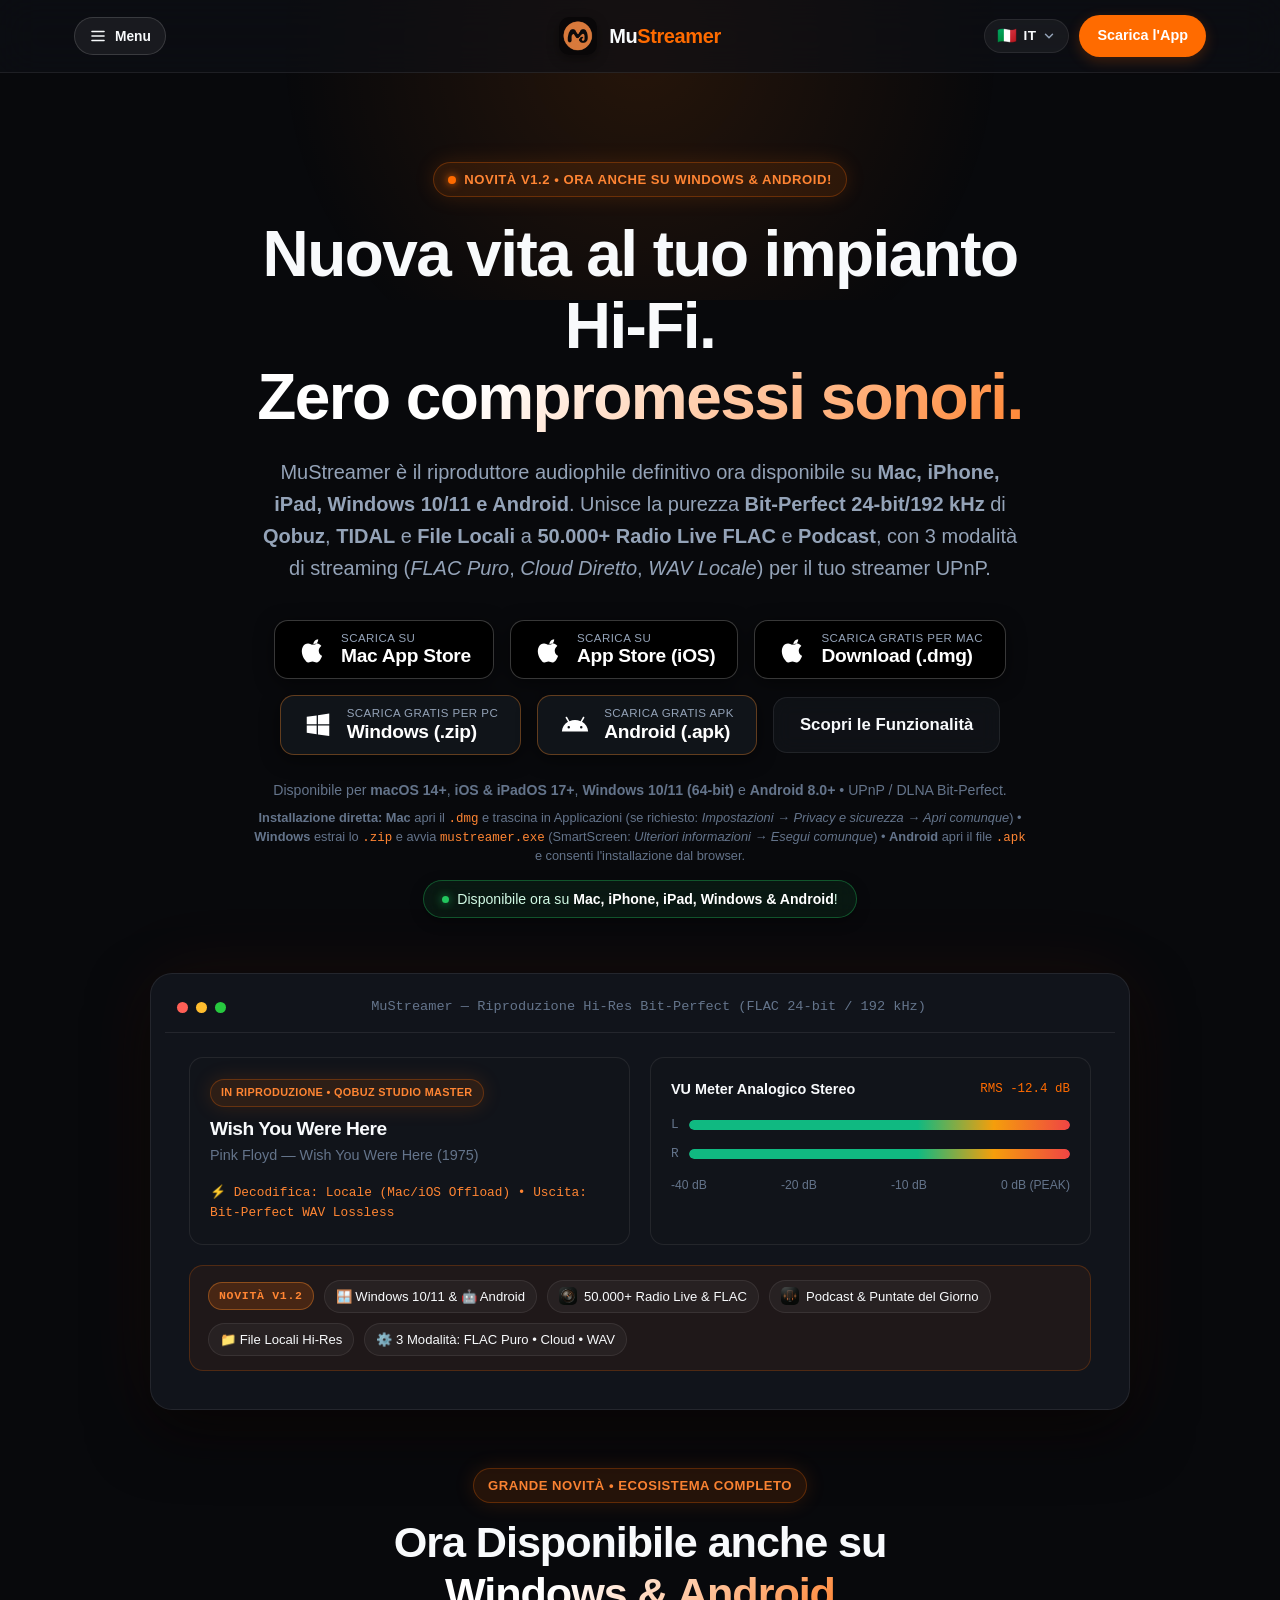
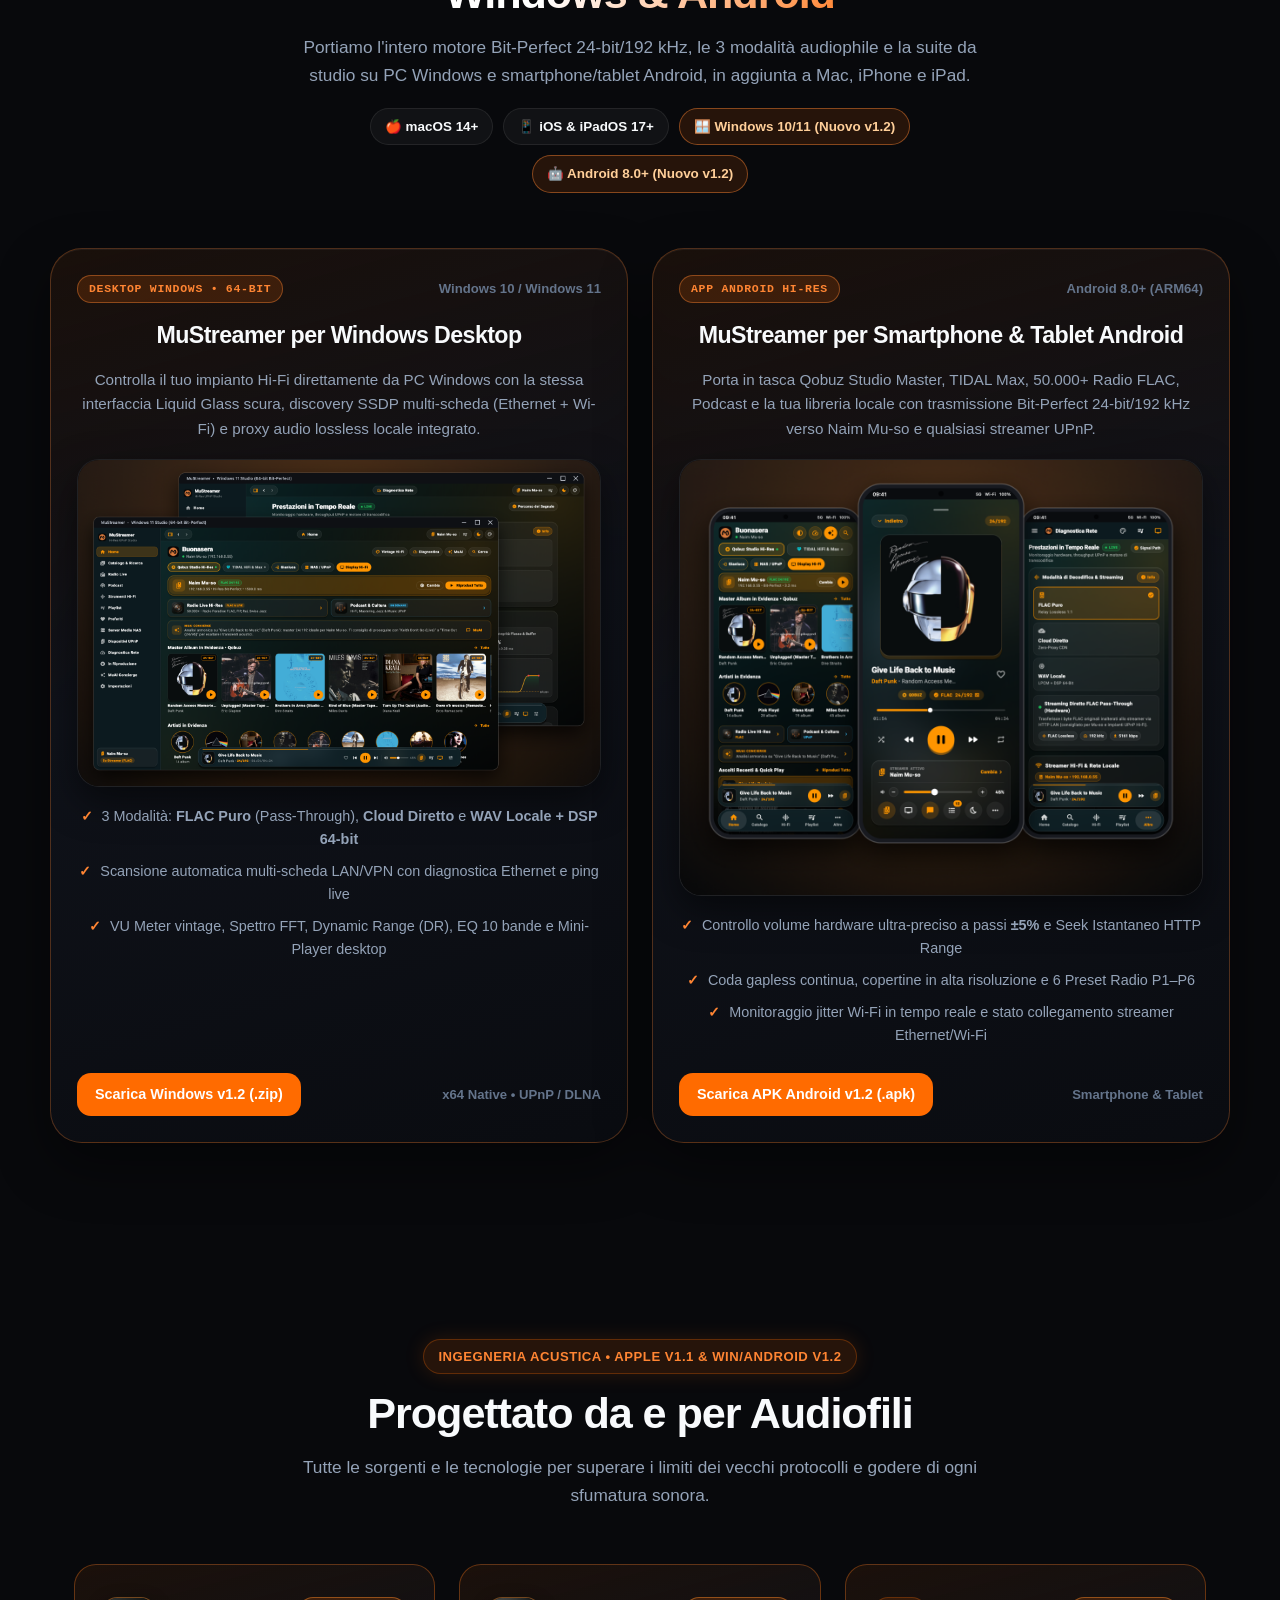
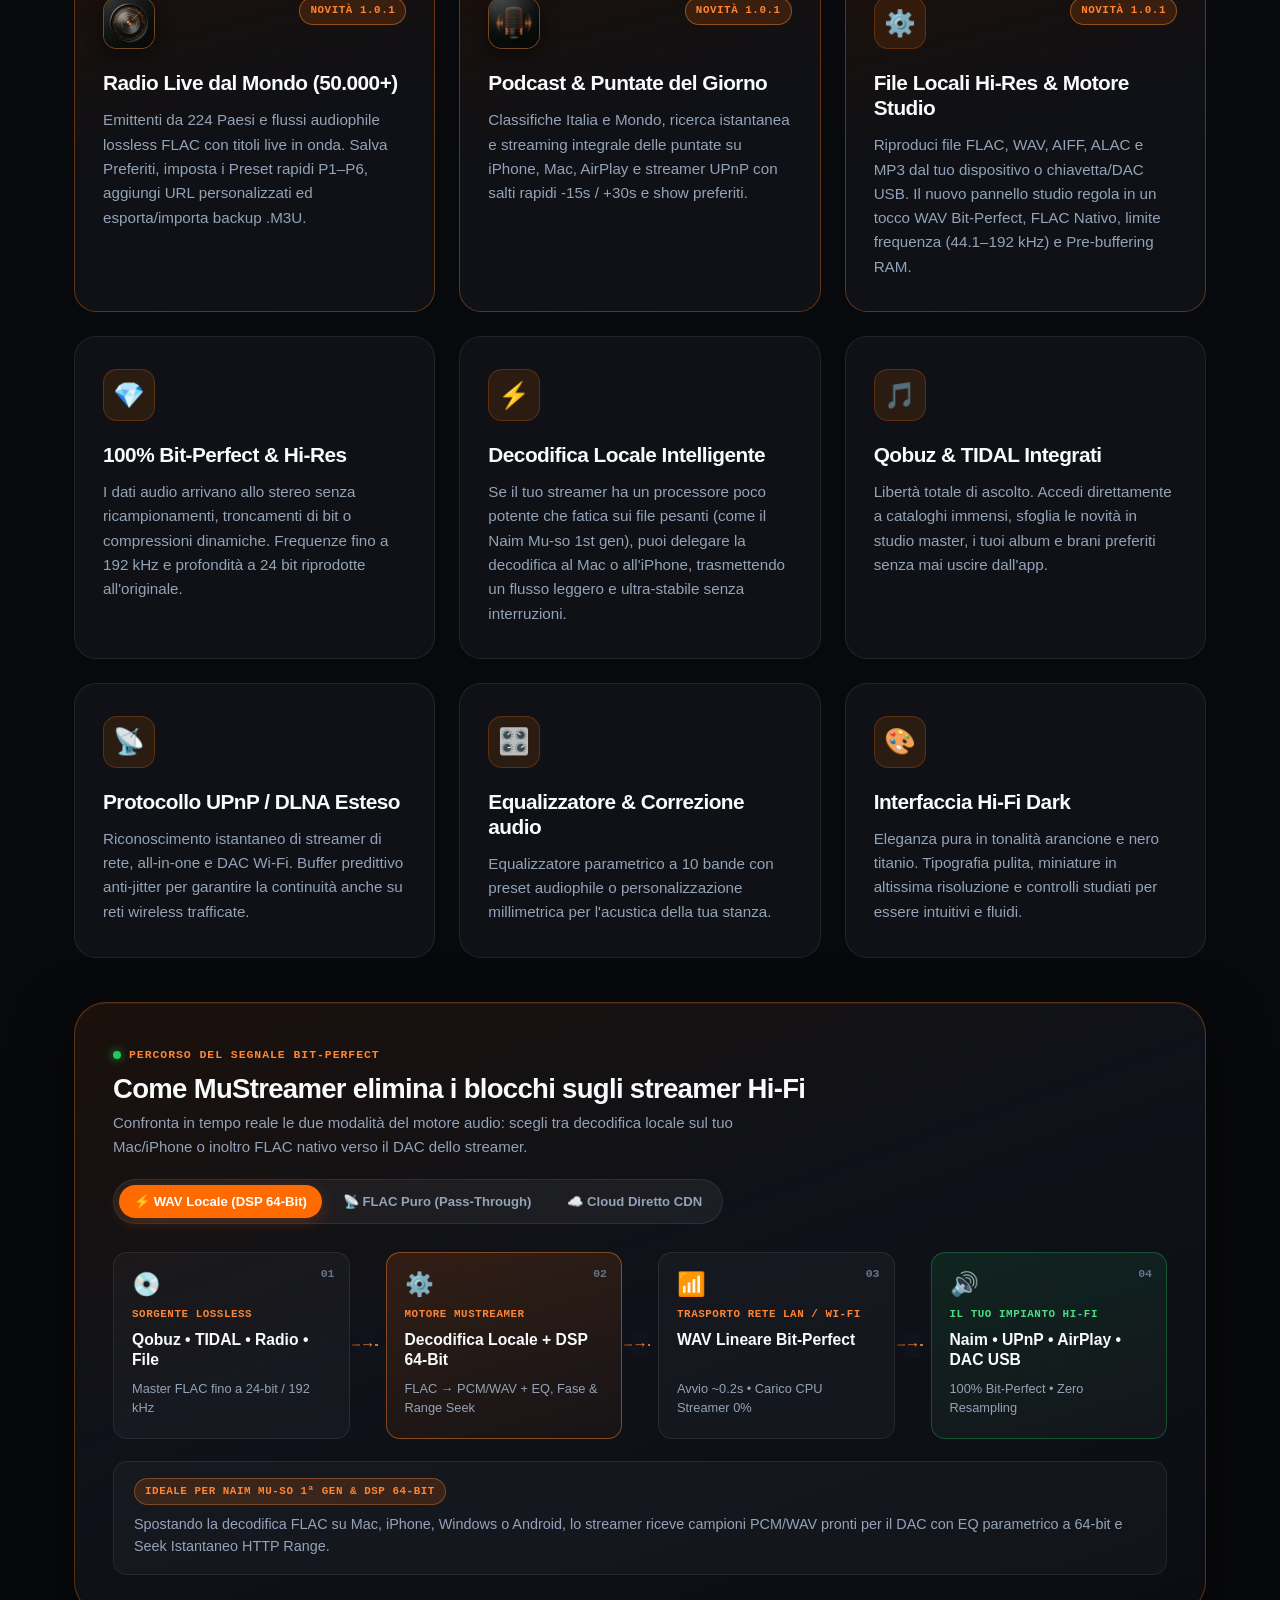
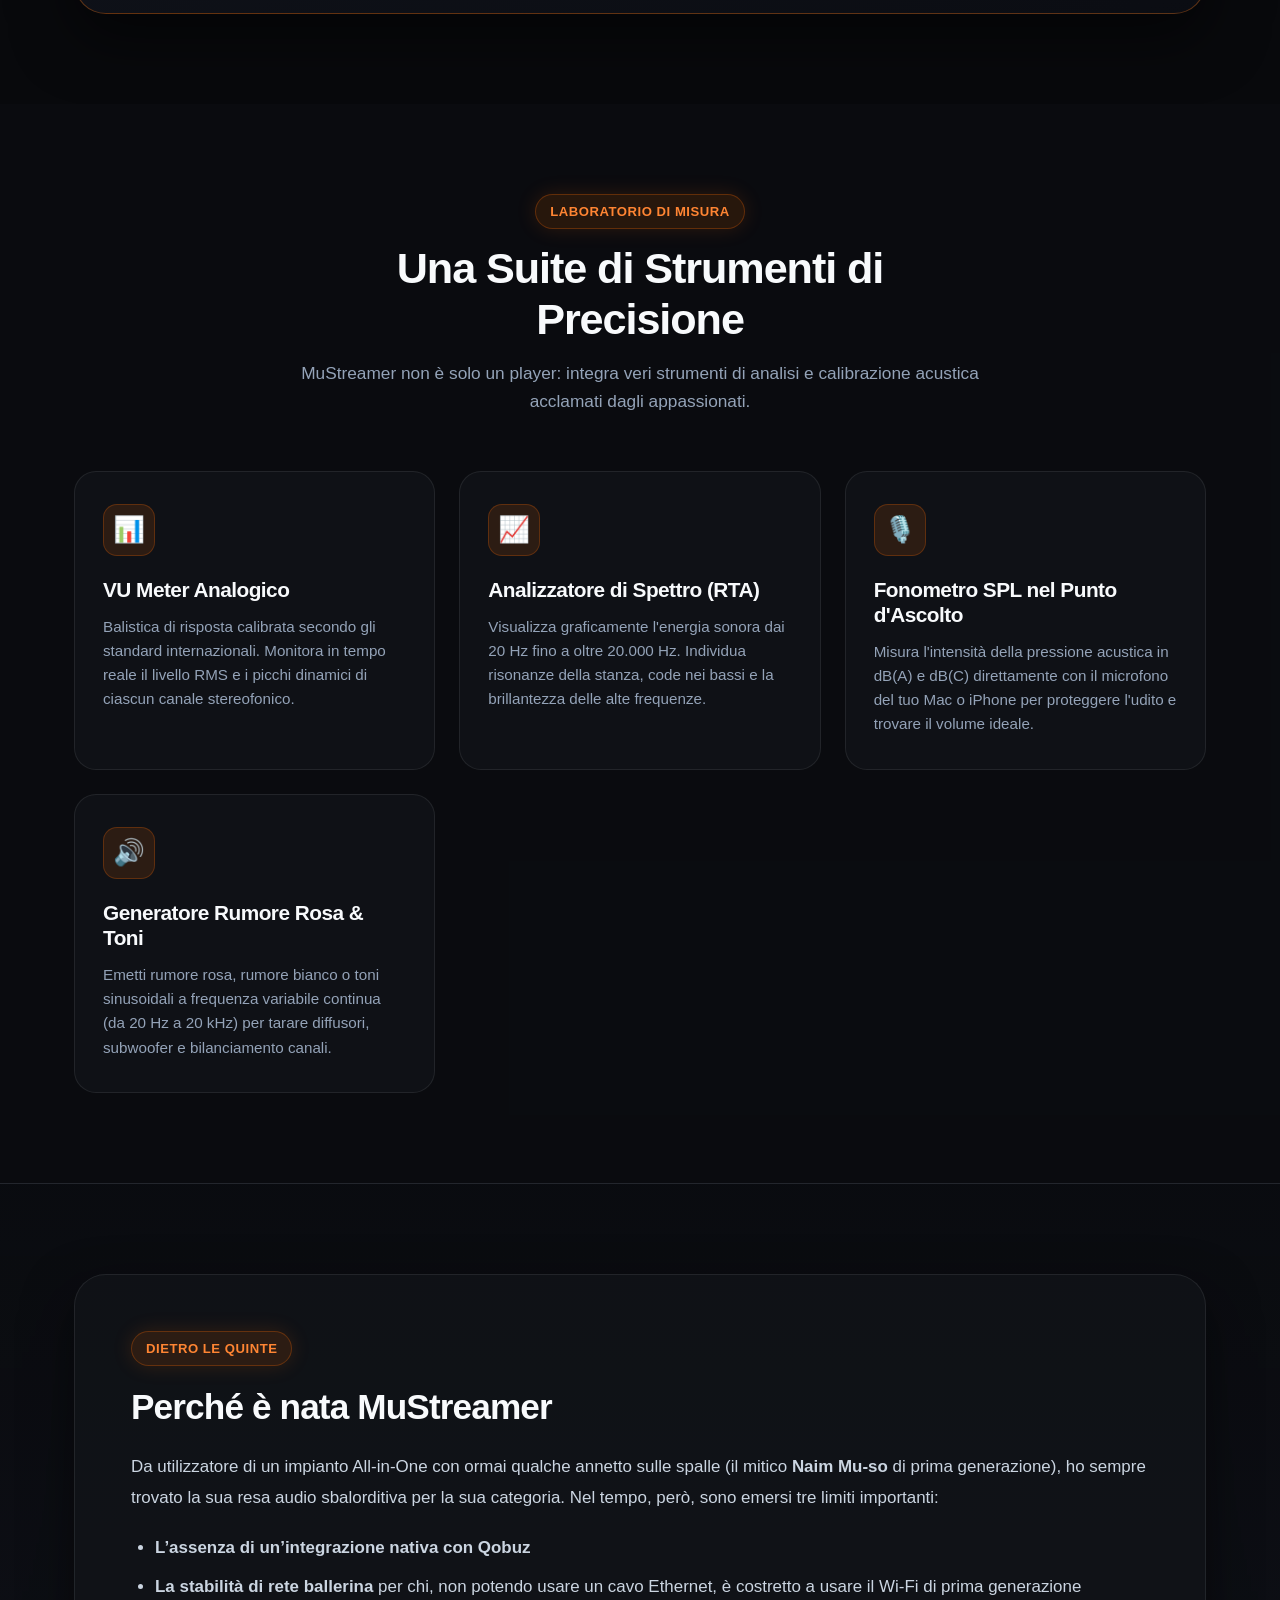
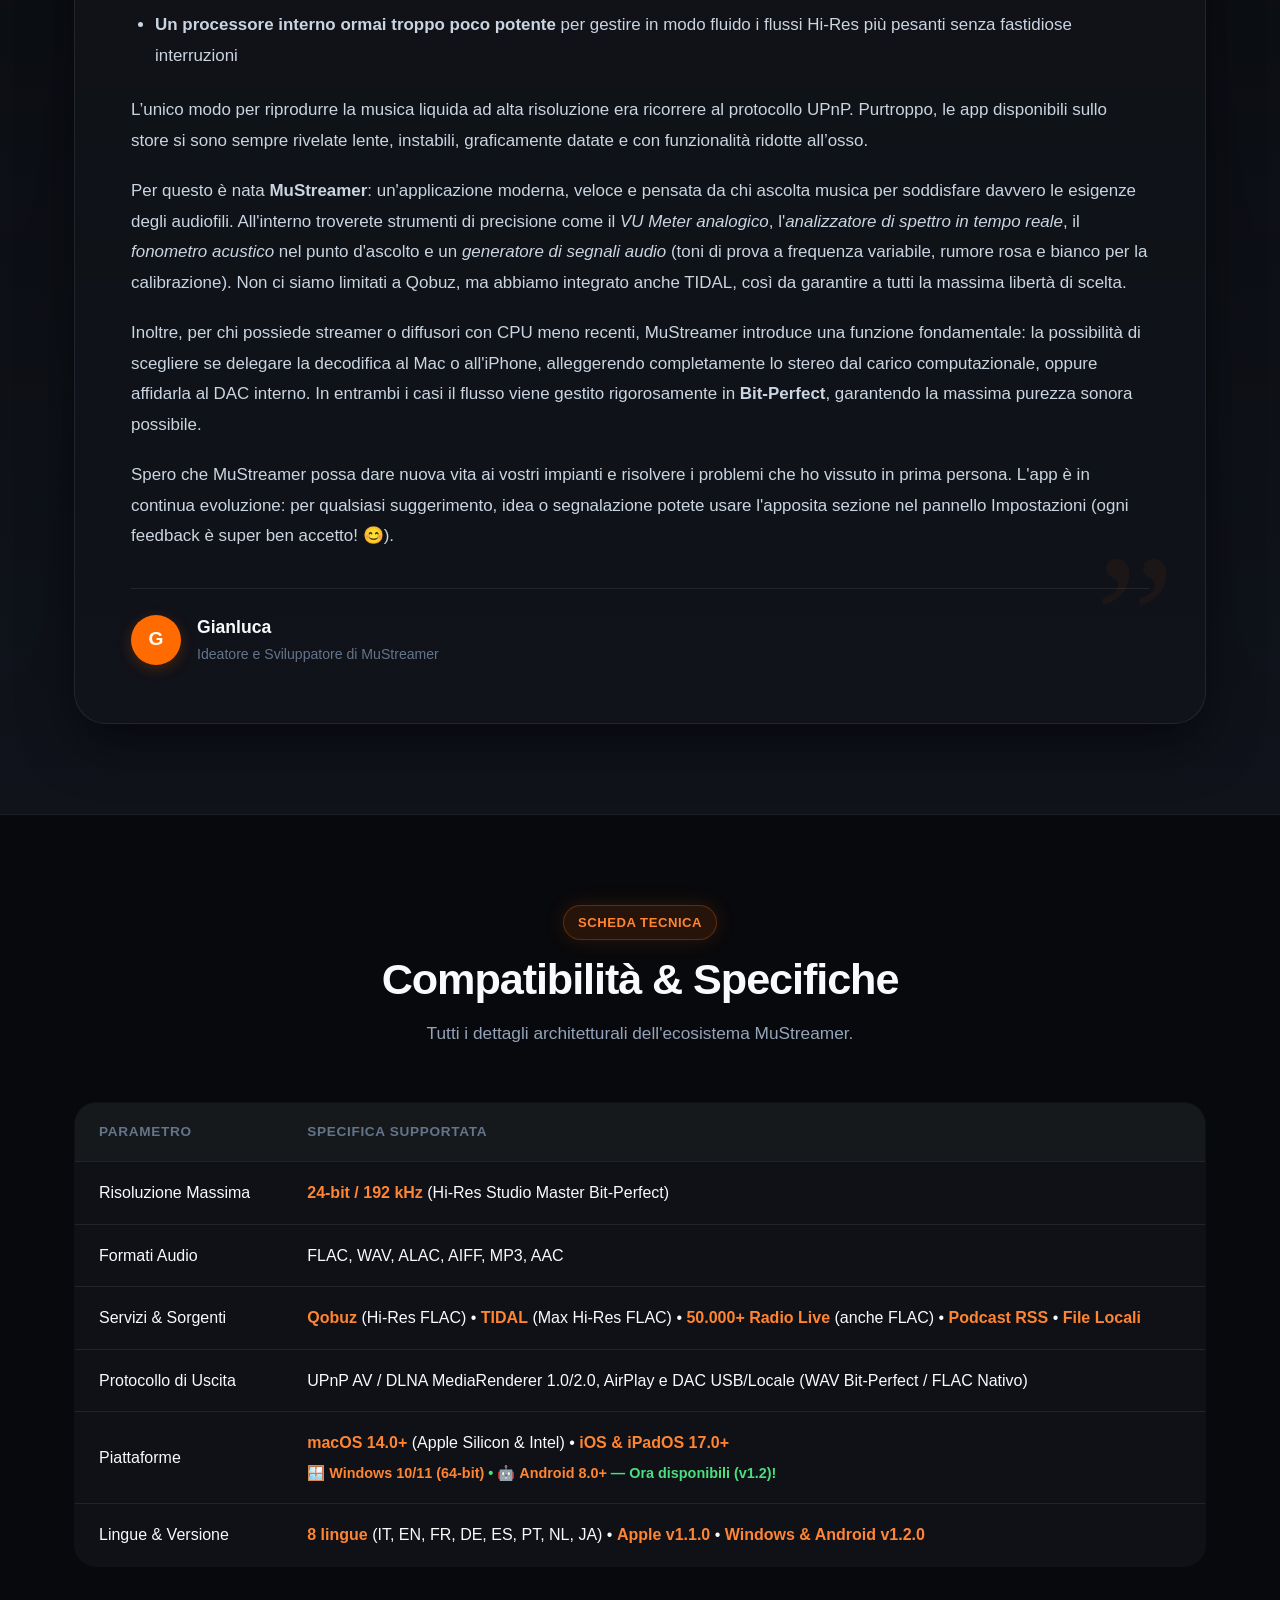
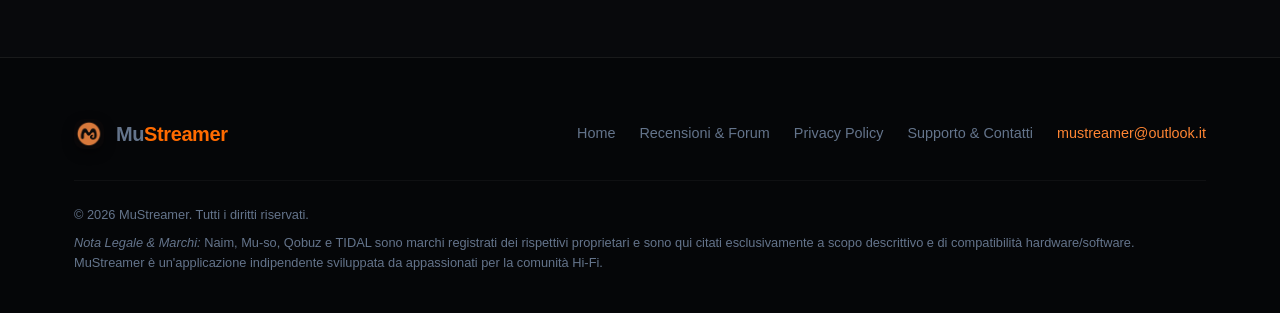
<file: index.html>
<!DOCTYPE html>
<html lang="it" data-page="index">
<head>
  <meta charset="UTF-8">
  <meta name="viewport" content="width=device-width, initial-scale=1.0, viewport-fit=cover">
  <meta name="theme-color" content="#08090c">
  <meta name="apple-mobile-web-app-status-bar-style" content="black-translucent">
  <title>MuStreamer 1.2 - Streaming Audiophile Bit-Perfect per Mac, iPhone, Windows & Android</title>
  <meta id="metaDesc" name="description" content="MuStreamer è ora disponibile per Mac, iPhone, iPad, Windows 10/11 e Android: streaming Bit-Perfect 24-bit/192 kHz, 3 modalità (FLAC Puro, Cloud Diretto, WAV Locale), Qobuz, TIDAL, 50.000+ Radio FLAC, Podcast e strumenti Hi-Fi.">
  <meta name="apple-itunes-app" content="app-id=6834350144">
  <meta name="robots" content="index, follow">
  <meta name="google-site-verification" content="jEijojMqZN0PzeMGrOBVJyZ8z1R-L2QBl49ekKjC9LM" />
  <link rel="canonical" href="https://mustreamer.github.io/">
  
  <!-- Favicon & Icons -->
  <link rel="icon" href="/favicon.ico" sizes="any">
  <link rel="icon" type="image/png" sizes="48x48" href="/assets/favicon-48.png">
  <link rel="icon" type="image/png" sizes="96x96" href="/assets/favicon-96.png">
  <link rel="icon" type="image/png" sizes="192x192" href="/assets/favicon-192.png">
  <link rel="shortcut icon" href="/favicon.ico">
  <link rel="apple-touch-icon" sizes="180x180" href="/assets/apple-touch-icon.png">
  <link rel="stylesheet" href="style.css?v=20261126">
  
  <!-- Open Graph / Meta Social -->
  <meta property="og:site_name" content="MuStreamer">
  <meta property="og:title" content="MuStreamer 1.2 - Streaming Hi-Fi Bit-Perfect per Mac, iPhone, Windows & Android">
  <meta property="og:description" content="Ora anche su Windows 10/11 e Android! Streaming Bit-Perfect 24-bit/192 kHz per Qobuz, TIDAL, 50.000+ Radio Live FLAC, Podcast, File Locali e streamer UPnP/DLNA.">
  <meta property="og:url" content="https://mustreamer.github.io/">
  <meta property="og:image" content="https://mustreamer.github.io/assets/windows-showcase.png">
  <meta property="og:type" content="website">
  <meta name="twitter:card" content="summary_large_image">
  <meta name="twitter:title" content="MuStreamer 1.2 - Ora su Windows & Android oltre a Mac e iPhone">
  <meta name="twitter:description" content="Streaming audiophile Bit-Perfect fino a 24-bit/192 kHz per Qobuz, TIDAL, Radio FLAC, Podcast e File Locali su Mac, iPhone, iPad, Windows 10/11 e Android.">
  <meta name="twitter:image" content="https://mustreamer.github.io/assets/windows-showcase.png">

  <!-- Structured Data (Google Rich Results / Site Name) -->
  <script type="application/ld+json">
  {
    "@context": "https://schema.org",
    "@graph": [
      {
        "@type": "WebSite",
        "name": "MuStreamer",
        "alternateName": ["MuStreamer App", "mustreamer"],
        "url": "https://mustreamer.github.io/"
      },
      {
        "@type": "SoftwareApplication",
        "name": "MuStreamer",
        "applicationCategory": "MultimediaApplication",
        "operatingSystem": "macOS 14.0+, iOS 17.0+, Windows 10/11 (64-bit), Android 8.0+",
        "url": "https://mustreamer.github.io/",
        "downloadUrl": "https://apps.apple.com/app/mustreamer/id6834350144",
        "installUrl": "https://mustreamer.github.io/downloads/MuStreamer-macOS.dmg",
        "softwareVersion": "1.2.0",
        "image": "https://mustreamer.github.io/assets/icon.png",
        "description": "Riproduttore audiophile Bit-Perfect fino a 24-bit/192 kHz per Mac, iPhone, iPad, Windows 10/11 e Android con integrazione nativa Qobuz e TIDAL, 50.000+ Radio Live FLAC, Podcast universali, File Locali Hi-Res, 3 modalità di streaming UPnP/DLNA (FLAC Puro, Cloud Diretto, WAV Locale) e strumenti Hi-Fi.",
        "offers": {
          "@type": "Offer",
          "price": "0",
          "priceCurrency": "EUR"
        },
        "author": {
          "@type": "Person",
          "name": "Gianluca",
          "email": "mailto:mustreamer@outlook.it"
        }
      }
    ]
  }
  </script>
</head>
<body>

  <!-- Header -->
  <header class="site-header">
    <div class="container nav-container">
      <div class="mobile-nav-switcher" id="mobileNavSwitcher">
        <button type="button" class="mobile-nav-btn" id="mobileNavBtn" aria-haspopup="true" aria-expanded="false" aria-label="Pagine del sito">
          <svg class="mobile-nav-icon" width="18" height="18" viewBox="0 0 24 24" fill="none" stroke="currentColor" stroke-width="2.2" stroke-linecap="round" stroke-linejoin="round" aria-hidden="true">
            <line x1="4" y1="6" x2="20" y2="6"></line>
            <line x1="4" y1="12" x2="20" y2="12"></line>
            <line x1="4" y1="18" x2="20" y2="18"></line>
          </svg>
          <span class="menu-btn-label" data-i18n="nav.menu">Menu</span>
          <span class="sr-only" id="currentMobilePage" data-i18n="footer.home">Home</span>
        </button>
        <div class="mobile-nav-menu" id="mobileNavMenu" role="menu">
          <a href="#home" class="mobile-nav-option active" data-mobile-target="home" role="menuitem">
            <span class="mobile-nav-opt-label" data-i18n="footer.home">Home</span>
            <span class="mobile-nav-opt-dot" aria-hidden="true"></span>
          </a>
          <a href="#platforms" class="mobile-nav-option" data-mobile-target="home" role="menuitem">
            <span class="mobile-nav-opt-label" data-i18n="nav.platforms">Windows &amp; Android</span>
            <span class="mobile-nav-opt-dot" aria-hidden="true"></span>
          </a>
          <a href="#features" class="mobile-nav-option" data-mobile-target="features" role="menuitem">
            <span class="mobile-nav-opt-label" data-i18n="nav.features">Caratteristiche</span>
            <span class="mobile-nav-opt-dot" aria-hidden="true"></span>
          </a>
          <a href="#audiophile-tools" class="mobile-nav-option" data-mobile-target="tools" role="menuitem">
            <span class="mobile-nav-opt-label" data-i18n="nav.tools">Strumenti Hi-Fi</span>
            <span class="mobile-nav-opt-dot" aria-hidden="true"></span>
          </a>
          <a href="#story" class="mobile-nav-option" data-mobile-target="story" role="menuitem">
            <span class="mobile-nav-opt-label" data-i18n="nav.story">La Nostra Storia</span>
            <span class="mobile-nav-opt-dot" aria-hidden="true"></span>
          </a>
          <a href="#specs" class="mobile-nav-option" data-mobile-target="specs" role="menuitem">
            <span class="mobile-nav-opt-label" data-i18n="nav.specs">Specifiche</span>
            <span class="mobile-nav-opt-dot" aria-hidden="true"></span>
          </a>
          <div class="mobile-nav-divider" role="separator"></div>
          <a href="community.html" class="mobile-nav-option" data-mobile-target="community" role="menuitem">
            <span class="mobile-nav-opt-label" data-i18n="nav.community">Recensioni & Forum</span>
            <span class="mobile-nav-opt-dot" aria-hidden="true"></span>
          </a>
          <a href="support.html" class="mobile-nav-option" data-mobile-target="support" role="menuitem">
            <span class="mobile-nav-opt-label" data-i18n="nav.support">Supporto</span>
            <span class="mobile-nav-opt-dot" aria-hidden="true"></span>
          </a>
          <a href="privacy.html" class="mobile-nav-option" data-mobile-target="privacy" role="menuitem">
            <span class="mobile-nav-opt-label" data-i18n="nav.privacy">Privacy Policy</span>
            <span class="mobile-nav-opt-dot" aria-hidden="true"></span>
          </a>
        </div>
      </div>
      <a href="index.html" class="brand">
        <img src="assets/icon.png" alt="MuStreamer Logo" class="brand-icon" width="36" height="36">
        <span>Mu<span class="text-accent">Streamer</span></span>
      </a>
      <ul class="nav-links">
        <li><a href="#platforms" data-i18n="nav.platforms">Windows &amp; Android</a></li>
        <li><a href="#features" data-i18n="nav.features">Caratteristiche</a></li>
        <li><a href="#audiophile-tools" data-i18n="nav.tools">Strumenti Hi-Fi</a></li>
        <li><a href="#story" data-i18n="nav.story">La Nostra Storia</a></li>
        <li><a href="#specs" data-i18n="nav.specs">Specifiche</a></li>
        <li><a href="community.html" data-i18n="nav.community">Recensioni & Forum</a></li>
        <li><a href="support.html" data-i18n="nav.support">Supporto</a></li>
      </ul>
      <div class="nav-actions">
        <div class="lang-switcher" id="langSwitcher">
          <button type="button" class="lang-btn" id="langBtn" aria-haspopup="listbox" aria-expanded="false" aria-label="Cambia lingua">
            <span class="lang-flag" id="currentLangFlag">🇮🇹</span>
            <span class="lang-code" id="currentLangCode">IT</span>
            <svg class="lang-chevron" width="14" height="14" viewBox="0 0 24 24" fill="none" stroke="currentColor" stroke-width="2.5" stroke-linecap="round" stroke-linejoin="round"><polyline points="6 9 12 15 18 9"></polyline></svg>
          </button>
          <div class="lang-menu" id="langMenu" role="listbox" aria-label="Seleziona lingua">
            <button type="button" class="lang-option active" data-lang="it" role="option"><span class="lang-opt-flag">🇮🇹</span><span class="lang-opt-name">Italiano</span><span class="lang-opt-check">✓</span></button>
            <button type="button" class="lang-option" data-lang="en" role="option"><span class="lang-opt-flag">🇬🇧</span><span class="lang-opt-name">English</span><span class="lang-opt-check">✓</span></button>
            <button type="button" class="lang-option" data-lang="fr" role="option"><span class="lang-opt-flag">🇫🇷</span><span class="lang-opt-name">Français</span><span class="lang-opt-check">✓</span></button>
            <button type="button" class="lang-option" data-lang="de" role="option"><span class="lang-opt-flag">🇩🇪</span><span class="lang-opt-name">Deutsch</span><span class="lang-opt-check">✓</span></button>
            <button type="button" class="lang-option" data-lang="es" role="option"><span class="lang-opt-flag">🇪🇸</span><span class="lang-opt-name">Español</span><span class="lang-opt-check">✓</span></button>
            <button type="button" class="lang-option" data-lang="pt" role="option"><span class="lang-opt-flag">🇵🇹</span><span class="lang-opt-name">Português</span><span class="lang-opt-check">✓</span></button>
            <button type="button" class="lang-option" data-lang="nl" role="option"><span class="lang-opt-flag">🇳🇱</span><span class="lang-opt-name">Nederlands</span><span class="lang-opt-check">✓</span></button>
            <button type="button" class="lang-option" data-lang="ja" role="option"><span class="lang-opt-flag">🇯🇵</span><span class="lang-opt-name">日本語</span><span class="lang-opt-check">✓</span></button>
          </div>
        </div>
        <a href="#download" class="header-cta" data-i18n="nav.cta">Scarica l'App</a>
      </div>
    </div>
  </header>

  <!-- Hero Section -->
  <main>
    <section class="hero mobile-active" id="home" data-mobile-section="home">
      <div class="container hero-content">
        <div class="badge">
          <span class="badge-pulse"></span>
          <span data-i18n="hero.badge">Novità v1.2 • Ora anche su Windows &amp; Android!</span>
        </div>
        
        <h1 data-i18n="hero.title">Nuova vita al tuo impianto Hi-Fi.<br><span class="text-gradient">Zero compromessi sonori.</span></h1>
        
        <p class="lead" data-i18n="hero.lead">
          MuStreamer è il riproduttore audiophile definitivo ora disponibile su <strong>Mac, iPhone, iPad, Windows 10/11 e Android</strong>. Unisce la purezza <strong>Bit-Perfect 24-bit/192 kHz</strong> di <strong>Qobuz</strong>, <strong>TIDAL</strong> e <strong>File Locali</strong> a <strong>50.000+ Radio Live FLAC</strong> e <strong>Podcast</strong>, con 3 modalità di streaming (<em>FLAC Puro</em>, <em>Cloud Diretto</em>, <em>WAV Locale</em>) per il tuo streamer UPnP.
        </p>

        <div class="hero-actions" id="download">
          <!-- Mac App Store Official Link -->
          <a href="https://apps.apple.com/app/mustreamer/id6834350144" class="app-store-btn app-store-link hero-cta-mac-store" target="_blank" rel="noopener" data-goatcounter-click="click-mac-appstore" data-goatcounter-title="Click Mac App Store">
            <svg width="28" height="28" viewBox="0 0 24 24" fill="currentColor"><path d="M18.71 19.5c-.83 1.24-1.71 2.45-3.05 2.47-1.34.03-1.77-.79-3.29-.79-1.53 0-2 .77-3.27.82-1.31.05-2.3-1.32-3.14-2.53C4.25 17 2.94 12.45 4.7 9.39c.87-1.52 2.43-2.48 4.12-2.51 1.28-.02 2.5.87 3.29.87.78 0 2.26-1.07 3.81-.91.65.03 2.47.26 3.64 1.98-.09.06-2.17 1.28-2.15 3.81.03 3.02 2.65 4.03 2.68 4.04-.03.07-.42 1.44-1.38 2.83M15.97 6.37c.64-.78 1.08-1.86.96-2.95-1 .04-2.14.67-2.81 1.45-.58.68-1.1 1.77-.96 2.84 1.12.09 2.19-.57 2.81-1.34z"/></svg>
            <div class="app-store-btn-text">
              <span class="caption" data-i18n="hero.iosCaption">Scarica su</span>
              <span class="store-name">Mac App Store</span>
            </div>
          </a>

          <!-- iOS App Store Official Link -->
          <a href="https://apps.apple.com/app/mustreamer/id6834350144" class="app-store-btn app-store-link hero-cta-ios" target="_blank" rel="noopener" data-goatcounter-click="click-ios-appstore" data-goatcounter-title="Click App Store (iOS)">
            <svg width="28" height="28" viewBox="0 0 24 24" fill="currentColor"><path d="M18.71 19.5c-.83 1.24-1.71 2.45-3.05 2.47-1.34.03-1.77-.79-3.29-.79-1.53 0-2 .77-3.27.82-1.31.05-2.3-1.32-3.14-2.53C4.25 17 2.94 12.45 4.7 9.39c.87-1.52 2.43-2.48 4.12-2.51 1.28-.02 2.5.87 3.29.87.78 0 2.26-1.07 3.81-.91.65.03 2.47.26 3.64 1.98-.09.06-2.17 1.28-2.15 3.81.03 3.02 2.65 4.03 2.68 4.04-.03.07-.42 1.44-1.38 2.83M15.97 6.37c.64-.78 1.08-1.86.96-2.95-1 .04-2.14.67-2.81 1.45-.58.68-1.1 1.77-.96 2.84 1.12.09 2.19-.57 2.81-1.34z"/></svg>
            <div class="app-store-btn-text">
              <span class="caption" data-i18n="hero.iosCaption">Scarica su</span>
              <span class="store-name">App Store (iOS)</span>
            </div>
          </a>

          <!-- Direct macOS DMG Download -->
          <a href="downloads/MuStreamer-macOS.dmg" class="app-store-btn hero-cta-mac-dmg" download="MuStreamer-macOS.dmg" data-goatcounter-click="download-macos-dmg" data-goatcounter-title="Download macOS (.dmg)">
            <svg width="28" height="28" viewBox="0 0 24 24" fill="currentColor"><path d="M18.71 19.5c-.83 1.24-1.71 2.45-3.05 2.47-1.34.03-1.77-.79-3.29-.79-1.53 0-2 .77-3.27.82-1.31.05-2.3-1.32-3.14-2.53C4.25 17 2.94 12.45 4.7 9.39c.87-1.52 2.43-2.48 4.12-2.51 1.28-.02 2.5.87 3.29.87.78 0 2.26-1.07 3.81-.91.65.03 2.47.26 3.64 1.98-.09.06-2.17 1.28-2.15 3.81.03 3.02 2.65 4.03 2.68 4.04-.03.07-.42 1.44-1.38 2.83M15.97 6.37c.64-.78 1.08-1.86.96-2.95-1 .04-2.14.67-2.81 1.45-.58.68-1.1 1.77-.96 2.84 1.12.09 2.19-.57 2.81-1.34z"/></svg>
            <div class="app-store-btn-text">
              <span class="caption" data-i18n="hero.macCaption">Scarica gratis per Mac</span>
              <span class="store-name" data-i18n="hero.macStore">Download (.dmg)</span>
            </div>
          </a>

          <!-- Direct Windows 10/11 (.zip) Download -->
          <a href="https://github.com/MuStreamer/mustreamer.github.io/releases/latest/download/MuStreamer-Windows-x64.zip" class="app-store-btn hero-cta-windows" data-platform-cta="windows" data-goatcounter-click="download-windows-zip" data-goatcounter-title="Download Windows (.zip)">
            <svg width="26" height="26" viewBox="0 0 24 24" fill="currentColor" aria-hidden="true"><path d="M3 5.45L10.94 4.3V11.3H3V5.45ZM11.96 4.14L21 2.8V11.3H11.96V4.14ZM3 12.3H10.94V19.35L3 18.2V12.3ZM11.96 12.3H21V20.85L11.96 19.5V12.3Z"/></svg>
            <div class="app-store-btn-text">
              <span class="caption" data-i18n="hero.winCaption">Scarica gratis per PC</span>
              <span class="store-name" data-i18n="hero.winStore">Windows (.zip)</span>
            </div>
          </a>

          <!-- Direct Android (.apk) Download -->
          <a href="https://github.com/MuStreamer/mustreamer.github.io/releases/latest/download/MuStreamer-Android.apk" class="app-store-btn hero-cta-android" data-platform-cta="android" data-goatcounter-click="download-android-apk" data-goatcounter-title="Download Android (.apk)">
            <svg width="26" height="26" viewBox="0 0 24 24" fill="currentColor" aria-hidden="true"><path d="M17.6 9.48l1.84-3.18c.16-.31.04-.69-.26-.85-.29-.15-.65-.06-.83.22l-1.88 3.24a11.43 11.43 0 0 0-8.94 0L5.65 5.67a.64.64 0 0 0-.87-.24.64.64 0 0 0-.22.87l1.84 3.18C3.57 11.02 1.71 13.86 1.5 17.2h21c-.21-3.34-2.07-6.18-4.9-7.72zM7 14.75a1 1 0 1 1 0-2 1 1 0 0 1 0 2zm10 0a1 1 0 1 1 0-2 1 1 0 0 1 0 2z"/></svg>
            <div class="app-store-btn-text">
              <span class="caption" data-i18n="hero.andCaption">Scarica gratis APK</span>
              <span class="store-name" data-i18n="hero.andStore">Android (.apk)</span>
            </div>
          </a>

          <a href="#features" class="btn-secondary hero-cta-discover" data-i18n="hero.discoverBtn">
            Scopri le Funzionalità
          </a>
        </div>
        <button type="button" class="mobile-platforms-toggle" id="mobilePlatformsToggle" aria-expanded="false" aria-controls="download">
          <span data-i18n="hero.otherPlatforms">Altre piattaforme (Mac, Windows, Android, iOS)</span>
          <svg class="toggle-chevron" width="14" height="14" viewBox="0 0 24 24" fill="none" stroke="currentColor" stroke-width="2.5" stroke-linecap="round" stroke-linejoin="round" aria-hidden="true"><polyline points="6 9 12 15 18 9"></polyline></svg>
        </button>
        <p class="hero-subtitle" data-i18n="hero.subtitle">Disponibile per <strong>macOS 14+</strong>, <strong>iOS &amp; iPadOS 17+</strong>, <strong>Windows 10/11 (64-bit)</strong> e <strong>Android 8.0+</strong> &bull; UPnP / DLNA Bit-Perfect.</p>
        <p class="hero-mac-tip" data-i18n="hero.macTip"><strong>Installazione diretta:</strong> <strong>Mac</strong> apri il <code>.dmg</code> e trascina in Applicazioni (se richiesto: <em>Impostazioni &rarr; Privacy e sicurezza &rarr; Apri comunque</em>) &bull; <strong>Windows</strong> estrai lo <code>.zip</code> e avvia <code>mustreamer.exe</code> (SmartScreen: <em>Ulteriori informazioni &rarr; Esegui comunque</em>) &bull; <strong>Android</strong> apri il file <code>.apk</code> e consenti l'installazione dal browser.</p>
        
        <div class="coming-soon-badge ecosystem-live-badge">
          <span class="dot"></span>
          <span data-i18n="hero.comingSoon">Disponibile ora su <strong>Mac, iPhone, iPad, Windows &amp; Android</strong>!</span>
        </div>
      </div>

      <div class="container">
        <!-- Mockup Visualizer Frame -->
        <div class="hero-mockup-wrap">
          <div class="hero-mockup-frame">
            <div class="mockup-header-bar">
              <span class="mockup-dot red"></span>
              <span class="mockup-dot yellow"></span>
              <span class="mockup-dot green"></span>
              <span class="mockup-title" data-i18n="mockup.title">MuStreamer — Riproduzione Hi-Res Bit-Perfect (FLAC 24-bit / 192 kHz)</span>
            </div>

            <div class="mockup-body">
              <div class="mockup-card">
                <span class="badge mockup-card-badge" data-i18n="mockup.nowPlaying">In Riproduzione • Qobuz Studio Master</span>
                <h3 style="font-size: 1.2rem; margin-bottom: 4px;">Wish You Were Here</h3>
                <p style="color: var(--text-muted); font-size: 0.9rem;">Pink Floyd — Wish You Were Here (1975)</p>
                <div style="margin-top: 16px; font-family: var(--font-mono); font-size: 0.8rem; color: var(--accent-light);" data-i18n="mockup.decodeLine">
                  ⚡ Decodifica: Locale (Mac/iOS Offload) &bull; Uscita: Bit-Perfect WAV Lossless
                </div>
              </div>

              <div class="mockup-card">
                <div style="display: flex; justify-content: space-between; align-items: center; gap: 10px;">
                  <span style="font-size: 0.9rem; font-weight: 600;" data-i18n="mockup.vumeterTitle">VU Meter Analogico Stereo</span>
                  <span style="font-family: var(--font-mono); font-size: 0.78rem; color: var(--accent); white-space: nowrap;">RMS -12.4 dB</span>
                </div>
                <div class="vumeter-sim">
                  <div class="vu-channel">
                    <span>L</span>
                    <div class="vu-bar"><div class="vu-fill"></div></div>
                  </div>
                  <div class="vu-channel">
                    <span>R</span>
                    <div class="vu-bar"><div class="vu-fill r"></div></div>
                  </div>
                </div>
                <div style="margin-top: 12px; font-size: 0.76rem; color: var(--text-muted); display: flex; justify-content: space-between;">
                  <span>-40 dB</span>
                  <span>-20 dB</span>
                  <span>-10 dB</span>
                  <span>0 dB (PEAK)</span>
                </div>
              </div>

              <div class="whats-new-strip">
                <span class="whats-new-label" data-i18n="mockup.newLabel">Novità v1.2</span>
                <span class="whats-new-chip">
                  <span data-i18n="mockup.newWinAnd">🪟 Windows 10/11 &amp; 🤖 Android</span>
                </span>
                <span class="whats-new-chip">
                  <img src="assets/radio-mode.png" alt="Radio Live">
                  <span data-i18n="mockup.newRadio">50.000+ Radio Live &amp; FLAC</span>
                </span>
                <span class="whats-new-chip">
                  <img src="assets/podcast-mode.png" alt="Podcast">
                  <span data-i18n="mockup.newPodcast">Podcast &amp; Puntate del Giorno</span>
                </span>
                <span class="whats-new-chip" data-i18n="mockup.newLocal">📁 File Locali Hi-Res</span>
                <span class="whats-new-chip" data-i18n="mockup.newEngine">⚙️ 3 Modalità: FLAC Puro • Cloud • WAV</span>
              </div>
            </div>
          </div>
        </div>
      </div>

      <!-- New Cross-Platform Windows & Android Showcase inside Home section -->
      <div class="container platforms-section" id="platforms">
        <div class="section-head">
          <span class="badge" data-i18n="plat.badge">Grande Novità • Ecosistema Completo</span>
          <h2 data-i18n="plat.title">Ora Disponibile anche su <span class="text-gradient">Windows &amp; Android</span></h2>
          <p data-i18n="plat.subtitle">Portiamo l'intero motore Bit-Perfect 24-bit/192 kHz, le 3 modalità audiophile e la suite da studio su PC Windows e smartphone/tablet Android, in aggiunta a Mac, iPhone e iPad.</p>
          <div class="platforms-pill-row">
            <span class="platform-chip">🍎 macOS 14+</span>
            <span class="platform-chip">📱 iOS &amp; iPadOS 17+</span>
            <span class="platform-chip is-new" data-i18n="plat.chipWin">🪟 Windows 10/11 (Nuovo v1.2)</span>
            <span class="platform-chip is-new" data-i18n="plat.chipAnd">🤖 Android 8.0+ (Nuovo v1.2)</span>
          </div>
        </div>

        <div class="platforms-grid">
          <article class="platform-card">
            <div class="platform-card-head">
              <span class="platform-tag" data-i18n="plat.winTag">DESKTOP WINDOWS • 64-BIT</span>
              <span class="platform-os-label">Windows 10 / Windows 11</span>
            </div>
            <h3 data-i18n="plat.winTitle">MuStreamer per Windows Desktop</h3>
            <p data-i18n="plat.winDesc">Controlla il tuo impianto Hi-Fi direttamente da PC Windows con la stessa interfaccia Liquid Glass scura, discovery SSDP multi-scheda (Ethernet + Wi-Fi) e proxy audio lossless locale integrato.</p>
            <div class="platform-shot-wrap">
              <img src="assets/windows-showcase.png" alt="MuStreamer su Windows 10/11" loading="lazy">
            </div>
            <ul class="platform-bullets">
              <li data-i18n="plat.winB1">3 Modalità: <strong>FLAC Puro</strong> (Pass-Through), <strong>Cloud Diretto</strong> e <strong>WAV Locale + DSP 64-bit</strong></li>
              <li data-i18n="plat.winB2">Scansione automatica multi-scheda LAN/VPN con diagnostica Ethernet e ping live</li>
              <li data-i18n="plat.winB3">VU Meter vintage, Spettro FFT, Dynamic Range (DR), EQ 10 bande e Mini-Player desktop</li>
            </ul>
            <div class="platform-card-foot">
              <a href="https://github.com/MuStreamer/mustreamer.github.io/releases/latest/download/MuStreamer-Windows-x64.zip" class="platform-action-btn" data-platform-cta="windows" data-goatcounter-click="download-windows-card" data-i18n="plat.winBtn">Scarica Windows v1.2 (.zip)</a>
              <span class="platform-os-label" data-i18n="plat.winReq">x64 Native • UPnP / DLNA</span>
            </div>
          </article>

          <article class="platform-card">
            <div class="platform-card-head">
              <span class="platform-tag" data-i18n="plat.andTag">APP ANDROID HI-RES</span>
              <span class="platform-os-label">Android 8.0+ (ARM64)</span>
            </div>
            <h3 data-i18n="plat.andTitle">MuStreamer per Smartphone &amp; Tablet Android</h3>
            <p data-i18n="plat.andDesc">Porta in tasca Qobuz Studio Master, TIDAL Max, 50.000+ Radio FLAC, Podcast e la tua libreria locale con trasmissione Bit-Perfect 24-bit/192 kHz verso Naim Mu-so e qualsiasi streamer UPnP.</p>
            <div class="platform-shot-wrap">
              <img src="assets/android-showcase.png" alt="MuStreamer su Android" loading="lazy">
            </div>
            <ul class="platform-bullets">
              <li data-i18n="plat.andB1">Controllo volume hardware ultra-preciso a passi <strong>&plusmn;5%</strong> e Seek Istantaneo HTTP Range</li>
              <li data-i18n="plat.andB2">Coda gapless continua, copertine in alta risoluzione e 6 Preset Radio P1–P6</li>
              <li data-i18n="plat.andB3">Monitoraggio jitter Wi-Fi in tempo reale e stato collegamento streamer Ethernet/Wi-Fi</li>
            </ul>
            <div class="platform-card-foot">
              <a href="https://github.com/MuStreamer/mustreamer.github.io/releases/latest/download/MuStreamer-Android.apk" class="platform-action-btn" data-platform-cta="android" data-goatcounter-click="download-android-card" data-i18n="plat.andBtn">Scarica APK Android v1.2 (.apk)</a>
              <span class="platform-os-label" data-i18n="plat.andReq">Smartphone &amp; Tablet</span>
            </div>
          </article>
        </div>
      </div>
    </section>

    <!-- Features Section -->
    <section id="features" data-mobile-section="features">
      <div class="container">
        <div class="section-head">
          <span class="badge" data-i18n="features.badge">Ingegneria Acustica • Apple v1.1 &amp; Win/Android v1.2</span>
          <h2 data-i18n="features.title">Progettato da e per Audiofili</h2>
          <p data-i18n="features.subtitle">Tutte le sorgenti e le tecnologie per superare i limiti dei vecchi protocolli e godere di ogni sfumatura sonora.</p>
        </div>

        <div class="features-grid">
          <!-- NEW 1.0.1 Card 7: Radio Live -->
          <div class="feature-card feature-card-new">
            <div class="feature-card-head">
              <div class="feature-icon feature-icon-art">
                <img src="assets/radio-mode.png" alt="Radio Live">
              </div>
              <span class="feature-new-pill" data-i18n="features.newTag">Novità 1.0.1</span>
            </div>
            <h3 data-i18n="features.c7Title">Radio Live dal Mondo (50.000+)</h3>
            <p data-i18n="features.c7Desc">Emittenti da 224 Paesi e flussi audiophile lossless FLAC con titoli live in onda. Salva Preferiti, imposta i Preset rapidi P1–P6, aggiungi URL personalizzati ed esporta/importa backup .M3U.</p>
          </div>

          <!-- NEW 1.0.1 Card 8: Podcast Universali -->
          <div class="feature-card feature-card-new">
            <div class="feature-card-head">
              <div class="feature-icon feature-icon-art">
                <img src="assets/podcast-mode.png" alt="Podcast">
              </div>
              <span class="feature-new-pill" data-i18n="features.newTag">Novità 1.0.1</span>
            </div>
            <h3 data-i18n="features.c8Title">Podcast &amp; Puntate del Giorno</h3>
            <p data-i18n="features.c8Desc">Classifiche Italia e Mondo, ricerca istantanea e streaming integrale delle puntate su iPhone, Mac, AirPlay e streamer UPnP con salti rapidi -15s / +30s e show preferiti.</p>
          </div>

          <!-- NEW 1.0.1 Card 9: File Locali & Pannello Motore Audio -->
          <div class="feature-card feature-card-new">
            <div class="feature-card-head">
              <div class="feature-icon">⚙️</div>
              <span class="feature-new-pill" data-i18n="features.newTag">Novità 1.0.1</span>
            </div>
            <h3 data-i18n="features.c9Title">File Locali Hi-Res &amp; Motore Studio</h3>
            <p data-i18n="features.c9Desc">Riproduci file FLAC, WAV, AIFF, ALAC e MP3 dal tuo dispositivo o chiavetta/DAC USB. Il nuovo pannello studio regola in un tocco WAV Bit-Perfect, FLAC Nativo, limite frequenza (44.1–192 kHz) e Pre-buffering RAM.</p>
          </div>

          <!-- Card 1 -->
          <div class="feature-card">
            <div class="feature-icon">💎</div>
            <h3 data-i18n="features.c1Title">100% Bit-Perfect & Hi-Res</h3>
            <p data-i18n="features.c1Desc">I dati audio arrivano allo stereo senza ricampionamenti, troncamenti di bit o compressioni dinamiche. Frequenze fino a 192 kHz e profondità a 24 bit riprodotte all'originale.</p>
          </div>

          <!-- Card 2 -->
          <div class="feature-card">
            <div class="feature-icon">⚡</div>
            <h3 data-i18n="features.c2Title">Decodifica Locale Intelligente</h3>
            <p data-i18n="features.c2Desc">Se il tuo streamer ha un processore poco potente che fatica sui file pesanti (come il Naim Mu-so 1st gen), puoi delegare la decodifica al Mac o all'iPhone, trasmettendo un flusso leggero e ultra-stabile senza interruzioni.</p>
          </div>

          <!-- Card 3 -->
          <div class="feature-card">
            <div class="feature-icon">🎵</div>
            <h3 data-i18n="features.c3Title">Qobuz & TIDAL Integrati</h3>
            <p data-i18n="features.c3Desc">Libertà totale di ascolto. Accedi direttamente a cataloghi immensi, sfoglia le novità in studio master, i tuoi album e brani preferiti senza mai uscire dall'app.</p>
          </div>

          <!-- Card 4 -->
          <div class="feature-card">
            <div class="feature-icon">📡</div>
            <h3 data-i18n="features.c4Title">Protocollo UPnP / DLNA Esteso</h3>
            <p data-i18n="features.c4Desc">Riconoscimento istantaneo di streamer di rete, all-in-one e DAC Wi-Fi. Buffer predittivo anti-jitter per garantire la continuità anche su reti wireless trafficate.</p>
          </div>

          <!-- Card 5 -->
          <div class="feature-card">
            <div class="feature-icon">🎛️</div>
            <h3 data-i18n="features.c5Title">Equalizzatore & Correzione audio</h3>
            <p data-i18n="features.c5Desc">Equalizzatore parametrico a 10 bande con preset audiophile o personalizzazione millimetrica per l'acustica della tua stanza.</p>
          </div>

          <!-- Card 6 -->
          <div class="feature-card">
            <div class="feature-icon">🎨</div>
            <h3 data-i18n="features.c6Title">Interfaccia Hi-Fi Dark</h3>
            <p data-i18n="features.c6Desc">Eleganza pura in tonalità arancione e nero titanio. Tipografia pulita, miniature in altissima risoluzione e controlli studiati per essere intuitivi e fluidi.</p>
          </div>
        </div>

        <!-- Interactive Bit-Perfect Signal Path Showcase -->
        <div class="signal-path-panel" id="signalPathPanel" data-signal-mode="wav">
          <div class="signal-path-head">
            <div>
              <div class="signal-path-eyebrow">
                <span class="signal-live-dot" aria-hidden="true"></span>
                <span data-i18n="signal.badge">PERCORSO DEL SEGNALE BIT-PERFECT</span>
              </div>
              <h3 data-i18n="signal.title">Come MuStreamer elimina i blocchi sugli streamer Hi-Fi</h3>
              <p data-i18n="signal.subtitle">Confronta in tempo reale le due modalità del motore audio: scegli tra decodifica locale sul tuo Mac/iPhone o inoltro FLAC nativo verso il DAC dello streamer.</p>
            </div>
            <div class="signal-mode-switch" role="tablist" aria-label="Modalità Signal Path">
              <button type="button" class="signal-mode-btn active" data-mode="wav" role="tab" aria-selected="true" data-i18n="signal.modeWav">⚡ WAV Locale (DSP 64-Bit)</button>
              <button type="button" class="signal-mode-btn" data-mode="flac" role="tab" aria-selected="false" data-i18n="signal.modeFlac">📡 FLAC Puro (Pass-Through)</button>
              <button type="button" class="signal-mode-btn" data-mode="cloud" role="tab" aria-selected="false" data-i18n="signal.modeCloud">☁️ Cloud Diretto CDN</button>
            </div>
          </div>

          <div class="signal-chain">
            <!-- Stage 1 -->
            <div class="signal-node">
              <div class="signal-node-step">01</div>
              <div class="signal-node-icon">💿</div>
              <div class="signal-node-kicker" data-i18n="signal.s1Kicker">Sorgente Lossless</div>
              <div class="signal-node-title" data-i18n="signal.s1Title">Qobuz • TIDAL • Radio • File</div>
              <div class="signal-node-meta" data-i18n="signal.s1Meta">Master FLAC fino a 24-bit / 192 kHz</div>
            </div>

            <div class="signal-connector" aria-hidden="true">
              <span class="signal-line"></span>
              <span class="signal-arrow">→</span>
            </div>

            <!-- Stage 2 -->
            <div class="signal-node signal-node-core">
              <div class="signal-node-step">02</div>
              <div class="signal-node-icon">⚙️</div>
              <div class="signal-node-kicker" data-i18n="signal.s2Kicker">Motore MuStreamer</div>
              <div class="signal-node-title sp-wav-only" data-i18n="signal.s2TitleWav">Decodifica Locale + DSP 64-Bit</div>
              <div class="signal-node-title sp-flac-only" data-i18n="signal.s2TitleFlac">Proxy HTTP FLAC Pass-Through</div>
              <div class="signal-node-title sp-cloud-only" data-i18n="signal.s2TitleCloud">Handover Diretto CDN → Streamer</div>
              <div class="signal-node-meta sp-wav-only" data-i18n="signal.s2MetaWav">FLAC → PCM/WAV + EQ, Fase &amp; Range Seek</div>
              <div class="signal-node-meta sp-flac-only" data-i18n="signal.s2MetaFlac">Ponte byte-per-byte senza ricodifica RAM</div>
              <div class="signal-node-meta sp-cloud-only" data-i18n="signal.s2MetaCloud">Zero proxy locale &bull; URL certificato CDN</div>
            </div>

            <div class="signal-connector" aria-hidden="true">
              <span class="signal-line"></span>
              <span class="signal-arrow">→</span>
            </div>

            <!-- Stage 3 -->
            <div class="signal-node">
              <div class="signal-node-step">03</div>
              <div class="signal-node-icon">📶</div>
              <div class="signal-node-kicker" data-i18n="signal.s3Kicker">Trasporto Rete LAN / Wi-Fi</div>
              <div class="signal-node-title sp-wav-only" data-i18n="signal.s3TitleWav">WAV Lineare Bit-Perfect</div>
              <div class="signal-node-title sp-flac-only" data-i18n="signal.s3TitleFlac">FLAC Lossless Compresso</div>
              <div class="signal-node-title sp-cloud-only" data-i18n="signal.s3TitleCloud">Stream Diretto HTTPS → DAC</div>
              <div class="signal-node-meta sp-wav-only" data-i18n="signal.s3MetaWav">Avvio ~0.2s • Carico CPU Streamer 0%</div>
              <div class="signal-node-meta sp-flac-only" data-i18n="signal.s3MetaFlac">Banda LAN leggera • Decodifica su DAC</div>
              <div class="signal-node-meta sp-cloud-only" data-i18n="signal.s3MetaCloud">Carico app minimo • Batteria al top</div>
            </div>

            <div class="signal-connector" aria-hidden="true">
              <span class="signal-line"></span>
              <span class="signal-arrow">→</span>
            </div>

            <!-- Stage 4 -->
            <div class="signal-node signal-node-out">
              <div class="signal-node-step">04</div>
              <div class="signal-node-icon">🔊</div>
              <div class="signal-node-kicker" data-i18n="signal.s4Kicker">Il Tuo Impianto Hi-Fi</div>
              <div class="signal-node-title" data-i18n="signal.s4Title">Naim • UPnP • AirPlay • DAC USB</div>
              <div class="signal-node-meta" data-i18n="signal.s4Meta">100% Bit-Perfect • Zero Resampling</div>
            </div>
          </div>

          <div class="signal-path-note">
            <span class="signal-note-badge sp-wav-only" data-i18n="signal.noteBadgeWav">IDEALE PER NAIM MU-SO 1ª GEN &amp; DSP 64-BIT</span>
            <span class="signal-note-badge sp-flac-only" data-i18n="signal.noteBadgeFlac">IDEALE PER STREAMER HI-FI &amp; RETI ETHERNET/WI-FI</span>
            <span class="signal-note-badge sp-cloud-only" data-i18n="signal.noteBadgeCloud">IDEALE PER STREAMER MODERNI &amp; ASCOLTO CONTINUO</span>
            <p class="sp-wav-only" data-i18n="signal.noteTextWav">Spostando la decodifica FLAC su Mac, iPhone, Windows o Android, lo streamer riceve campioni PCM/WAV pronti per il DAC con EQ parametrico a 64-bit e Seek Istantaneo HTTP Range.</p>
            <p class="sp-flac-only" data-i18n="signal.noteTextFlac">Inoltra il flusso FLAC originale bit-per-byte attraverso il ponte HTTP locale senza buffer in RAM: compatibile anche con streamer legacy (incluso audio/x-flac per Mu-so 1st Gen).</p>
            <p class="sp-cloud-only" data-i18n="signal.noteTextCloud">Collega direttamente lo streamer compatibile ai server CDN lossless riducendo al minimo il consumo di batteria e rete del telefono o PC.</p>
          </div>
        </div>
      </div>
    </section>

    <!-- Audiophile Tools Section -->
    <section id="audiophile-tools" data-mobile-section="tools" style="background: rgba(14, 16, 22, 0.45);">
      <div class="container">
        <div class="section-head">
          <span class="badge" data-i18n="tools.badge">Laboratorio di Misura</span>
          <h2 data-i18n="tools.title">Una Suite di Strumenti di Precisione</h2>
          <p data-i18n="tools.subtitle">MuStreamer non è solo un player: integra veri strumenti di analisi e calibrazione acustica acclamati dagli appassionati.</p>
        </div>

        <div class="features-grid">
          <div class="feature-card">
            <div class="feature-icon">📊</div>
            <h3 data-i18n="tools.c1Title">VU Meter Analogico</h3>
            <p data-i18n="tools.c1Desc">Balistica di risposta calibrata secondo gli standard internazionali. Monitora in tempo reale il livello RMS e i picchi dinamici di ciascun canale stereofonico.</p>
          </div>

          <div class="feature-card">
            <div class="feature-icon">📈</div>
            <h3 data-i18n="tools.c2Title">Analizzatore di Spettro (RTA)</h3>
            <p data-i18n="tools.c2Desc">Visualizza graficamente l'energia sonora dai 20 Hz fino a oltre 20.000 Hz. Individua risonanze della stanza, code nei bassi e la brillantezza delle alte frequenze.</p>
          </div>

          <div class="feature-card">
            <div class="feature-icon">🎙️</div>
            <h3 data-i18n="tools.c3Title">Fonometro SPL nel Punto d'Ascolto</h3>
            <p data-i18n="tools.c3Desc">Misura l'intensità della pressione acustica in dB(A) e dB(C) direttamente con il microfono del tuo Mac o iPhone per proteggere l'udito e trovare il volume ideale.</p>
          </div>

          <div class="feature-card">
            <div class="feature-icon">🔊</div>
            <h3 data-i18n="tools.c4Title">Generatore Rumore Rosa & Toni</h3>
            <p data-i18n="tools.c4Desc">Emetti rumore rosa, rumore bianco o toni sinusoidali a frequenza variabile continua (da 20 Hz a 20 kHz) per tarare diffusori, subwoofer e bilanciamento canali.</p>
          </div>
        </div>
      </div>
    </section>

    <!-- Story Section -->
    <section id="story" data-mobile-section="story" class="story-section">
      <div class="container">
        <div class="story-box">
          <span class="badge" style="margin-bottom: 20px;" data-i18n="story.badge">Dietro le quinte</span>
          <h2 style="font-size: 2.2rem; margin-bottom: 24px;" data-i18n="story.title">Perché è nata MuStreamer</h2>
          
          <div class="story-text">
            <p data-i18n="story.p1">
              Da utilizzatore di un impianto All-in-One con ormai qualche annetto sulle spalle (il mitico <strong>Naim Mu-so</strong> di prima generazione), ho sempre trovato la sua resa audio sbalorditiva per la sua categoria. Nel tempo, però, sono emersi tre limiti importanti:
            </p>
            <ul>
              <li data-i18n="story.li1"><strong>L’assenza di un’integrazione nativa con Qobuz</strong></li>
              <li data-i18n="story.li2"><strong>La stabilità di rete ballerina</strong> per chi, non potendo usare un cavo Ethernet, è costretto a usare il Wi-Fi di prima generazione</li>
              <li data-i18n="story.li3"><strong>Un processore interno ormai troppo poco potente</strong> per gestire in modo fluido i flussi Hi-Res più pesanti senza fastidiose interruzioni</li>
            </ul>
            <p data-i18n="story.p2">
              L’unico modo per riprodurre la musica liquida ad alta risoluzione era ricorrere al protocollo UPnP. Purtroppo, le app disponibili sullo store si sono sempre rivelate lente, instabili, graficamente datate e con funzionalità ridotte all’osso.
            </p>
            <p data-i18n="story.p3">
              Per questo è nata <strong>MuStreamer</strong>: un'applicazione moderna, veloce e pensata da chi ascolta musica per soddisfare davvero le esigenze degli audiofili.
              All'interno troverete strumenti di precisione come il <em>VU Meter analogico</em>, l'<em>analizzatore di spettro in tempo reale</em>, il <em>fonometro acustico</em> nel punto d'ascolto e un <em>generatore di segnali audio</em> (toni di prova a frequenza variabile, rumore rosa e bianco per la calibrazione). Non ci siamo limitati a Qobuz, ma abbiamo integrato anche TIDAL, così da garantire a tutti la massima libertà di scelta.
            </p>
            <p data-i18n="story.p4">
              Inoltre, per chi possiede streamer o diffusori con CPU meno recenti, MuStreamer introduce una funzione fondamentale: la possibilità di scegliere se delegare la decodifica al Mac o all'iPhone, alleggerendo completamente lo stereo dal carico computazionale, oppure affidarla al DAC interno. In entrambi i casi il flusso viene gestito rigorosamente in <strong>Bit-Perfect</strong>, garantendo la massima purezza sonora possibile.
            </p>
            <p data-i18n="story.p5">
              Spero che MuStreamer possa dare nuova vita ai vostri impianti e risolvere i problemi che ho vissuto in prima persona. L'app è in continua evoluzione: per qualsiasi suggerimento, idea o segnalazione potete usare l'apposita sezione nel pannello Impostazioni (ogni feedback è super ben accetto! 😊).
            </p>
          </div>

          <div class="story-signature">
            <div class="signature-avatar">G</div>
            <div class="signature-info">
              <strong>Gianluca</strong>
              <span data-i18n="story.role">Ideatore e Sviluppatore di MuStreamer</span>
            </div>
          </div>
        </div>
      </div>
    </section>

    <!-- Technical Specs Section -->
    <section id="specs" data-mobile-section="specs">
      <div class="container">
        <div class="section-head">
          <span class="badge" data-i18n="specs.badge">Scheda Tecnica</span>
          <h2 data-i18n="specs.title">Compatibilità & Specifiche</h2>
          <p data-i18n="specs.subtitle">Tutti i dettagli architetturali dell'ecosistema MuStreamer.</p>
        </div>

        <table class="specs-table">
          <thead>
            <tr>
              <th data-i18n="specs.thParam">Parametro</th>
              <th data-i18n="specs.thSpec">Specifica Supportata</th>
            </tr>
          </thead>
          <tbody>
            <tr>
              <td data-i18n="specs.r1Label">Risoluzione Massima</td>
              <td data-i18n="specs.r1Val"><strong>24-bit / 192 kHz</strong> (Hi-Res Studio Master Bit-Perfect)</td>
            </tr>
            <tr>
              <td data-i18n="specs.r2Label">Formati Audio</td>
              <td>FLAC, WAV, ALAC, AIFF, MP3, AAC</td>
            </tr>
            <tr>
              <td data-i18n="specs.r3Label">Servizi &amp; Sorgenti</td>
              <td data-i18n="specs.r3Val"><strong>Qobuz</strong> (Hi-Res FLAC) &bull; <strong>TIDAL</strong> (Max Hi-Res FLAC) &bull; <strong>50.000+ Radio Live</strong> (anche FLAC) &bull; <strong>Podcast RSS</strong> &bull; <strong>File Locali</strong></td>
            </tr>
            <tr>
              <td data-i18n="specs.r4Label">Protocollo di Uscita</td>
              <td data-i18n="specs.r4Val">UPnP AV / DLNA MediaRenderer 1.0/2.0, AirPlay e DAC USB/Locale (WAV Bit-Perfect / FLAC Nativo)</td>
            </tr>
            <tr>
              <td data-i18n="specs.r5Label">Piattaforme</td>
              <td>
                <strong>macOS 14.0+</strong> (Apple Silicon &amp; Intel) &bull; <strong>iOS &amp; iPadOS 17.0+</strong>
                <div style="margin-top: 6px; font-size: 0.9rem; color: #4ade80; font-weight: 600;" data-i18n="specs.r5Soon">
                  🪟 <strong>Windows 10/11 (64-bit)</strong> &bull; 🤖 <strong>Android 8.0+</strong> — Ora disponibili (v1.2)!
                </div>
              </td>
            </tr>
            <tr>
              <td data-i18n="specs.r6Label">Lingue &amp; Versione</td>
              <td data-i18n="specs.r6Val"><strong>8 lingue</strong> (IT, EN, FR, DE, ES, PT, NL, JA) &bull; <strong>Apple v1.1.0</strong> &bull; <strong>Windows &amp; Android v1.2.0</strong></td>
            </tr>
            
          </tbody>
        </table>
      </div>
    </section>

    <!-- Mobile Page Switcher Bar (hidden on Desktop) -->
    <nav class="mobile-section-pager" id="mobileSectionPager" aria-label="Navigazione pagine">
      <div class="container mobile-pager-inner">
        <button type="button" class="mobile-pager-btn mobile-pager-prev" id="mobilePrevBtn">
          <svg width="16" height="16" viewBox="0 0 24 24" fill="none" stroke="currentColor" stroke-width="2.2" stroke-linecap="round" stroke-linejoin="round" aria-hidden="true"><polyline points="15 18 9 12 15 6"></polyline></svg>
          <span id="mobilePrevLabel"></span>
        </button>
        <span class="mobile-pager-indicator" id="mobilePagerIndicator">1 / 5</span>
        <button type="button" class="mobile-pager-btn mobile-pager-next" id="mobileNextBtn">
          <span id="mobileNextLabel"></span>
          <svg width="16" height="16" viewBox="0 0 24 24" fill="none" stroke="currentColor" stroke-width="2.2" stroke-linecap="round" stroke-linejoin="round" aria-hidden="true"><polyline points="9 18 15 12 9 6"></polyline></svg>
        </button>
      </div>
    </nav>
  </main>

  <!-- Footer -->
  <footer class="site-footer">
    <div class="container">
      <div class="footer-top">
        <div class="brand">
          <img src="assets/icon.png" alt="MuStreamer" class="brand-icon" width="30" height="30" style="width: 30px; height: 30px;">
          <span>Mu<span class="text-accent">Streamer</span></span>
        </div>
        <div class="footer-nav">
          <a href="index.html" data-i18n="footer.home">Home</a>
          <a href="community.html" data-i18n="nav.community">Recensioni & Forum</a>
          <a href="privacy.html" data-i18n="footer.privacy">Privacy Policy</a>
          <a href="support.html" data-i18n="footer.support">Supporto & Contatti</a>
          <a href="mailto:mustreamer@outlook.it" style="color: var(--accent-light);">mustreamer@outlook.it</a>
        </div>
      </div>

      <div class="footer-disclaimer">
        <p data-i18n="footer.copy">&copy; 2026 MuStreamer. Tutti i diritti riservati.</p>
        <p style="margin-top: 8px;" data-i18n="footer.disclaimer">
          <em>Nota Legale & Marchi:</em> Naim, Mu-so, Qobuz e TIDAL sono marchi registrati dei rispettivi proprietari e sono qui citati esclusivamente a scopo descrittivo e di compatibilità hardware/software. MuStreamer è un'applicazione indipendente sviluppata da appassionati per la comunità Hi-Fi.
        </p>
      </div>
    </div>
  </footer>

  <!-- Platform Release Modal (Windows 10/11 & Android) -->
  <div class="platform-modal-backdrop" id="platformReleaseModal" role="dialog" aria-modal="true" aria-labelledby="platformModalTitle">
    <div class="platform-modal">
      <button type="button" class="platform-modal-close" id="platformModalClose" aria-label="Chiudi">&times;</button>
      <span class="platform-tag" id="platformModalTag">WINDOWS &amp; ANDROID v1.2</span>
      <h3 id="platformModalTitle">MuStreamer v1.2</h3>
      <p id="platformModalBody"></p>
      <div class="platform-modal-reqs" id="platformModalReqs"></div>
      <div class="platform-modal-actions">
        <a id="platformModalMail" href="mailto:mustreamer@outlook.it" class="platform-action-btn" data-i18n="modal.contactBtn">Richiedi Link / Supporto</a>
        <a href="support.html" class="btn-secondary" style="padding: 10px 16px; font-size: 0.9rem;" data-i18n="modal.guideBtn">Guida &amp; FAQ</a>
      </div>
    </div>
  </div>

  <!-- Multilingua i18n -->
  <script src="i18n.js?v=20261126"></script>

  <!-- Toggle interattivo Signal Path (WAV Locale / FLAC Puro / Cloud Diretto) -->
  <script>
    (function () {
      var panel = document.getElementById("signalPathPanel");
      if (!panel) return;
      var btns = panel.querySelectorAll(".signal-mode-btn");
      btns.forEach(function (btn) {
        btn.addEventListener("click", function () {
          var mode = btn.getAttribute("data-mode") || "wav";
          panel.setAttribute("data-signal-mode", mode);
          btns.forEach(function (b) {
            var active = b === btn;
            b.classList.toggle("active", active);
            b.setAttribute("aria-selected", active ? "true" : "false");
          });
        });
      });
    })();
  </script>

  <!-- Configurazione Link Ufficiali Store & Download Multipiattaforma -->
  <script>
    // Link ufficiale pubblicato su Apple App Store (iOS, iPadOS & macOS Universal)
    const APPLE_APP_STORE_ID = "6834350144";
    // Link diretti GitHub Releases per Windows (.zip) e Android (.apk)
    const WINDOWS_DOWNLOAD_URL = "https://github.com/MuStreamer/mustreamer.github.io/releases/latest/download/MuStreamer-Windows-x64.zip";
    const ANDROID_PLAY_STORE_URL = "https://github.com/MuStreamer/mustreamer.github.io/releases/latest/download/MuStreamer-Android.apk";

    const appStoreTargetURL = APPLE_APP_STORE_ID && APPLE_APP_STORE_ID.trim() !== ""
      ? `https://apps.apple.com/app/mustreamer/id${APPLE_APP_STORE_ID.trim()}`
      : "https://apps.apple.com/search?term=MuStreamer";

    document.querySelectorAll(".app-store-link").forEach(btn => {
      btn.href = appStoreTargetURL;
    });

    (function () {
      const backdrop = document.getElementById("platformReleaseModal");
      if (!backdrop) return;
      const closeBtn = document.getElementById("platformModalClose");
      const tagEl = document.getElementById("platformModalTag");
      const titleEl = document.getElementById("platformModalTitle");
      const bodyEl = document.getElementById("platformModalBody");
      const reqsEl = document.getElementById("platformModalReqs");
      const mailEl = document.getElementById("platformModalMail");

      function trOr(key, fallback) {
        const lang = document.documentElement.lang || "it";
        if (window.MUSTREAMER_I18N && window.MUSTREAMER_I18N[lang] && window.MUSTREAMER_I18N[lang][key]) {
          return window.MUSTREAMER_I18N[lang][key];
        }
        return fallback;
      }

      function openModal(platform) {
        if (platform === "windows") {
          tagEl.textContent = "WINDOWS 10 / 11 • v1.2.0";
          titleEl.textContent = trOr("modal.winTitle", "MuStreamer v1.2 per Windows Desktop");
          bodyEl.textContent = trOr("modal.winBody", "La build desktop Windows 10/11 (64-bit) v1.2 si scarica come archivio .zip: estrai tutta la cartella e avvia mustreamer.exe (in caso di SmartScreen clicca Ulteriori informazioni -> Esegui comunque). Include UPnP multi-scheda, 3 modalità Bit-Perfect e strumenti Hi-Fi.");
          reqsEl.innerHTML = trOr("modal.winReqs", "<strong>Requisiti:</strong> Windows 10 / 11 (x64) &bull; Rete LAN Wi-Fi o Ethernet verso lo streamer UPnP/DLNA");
          mailEl.href = "mailto:mustreamer@outlook.it?subject=MuStreamer%20Windows%201.2%20Download";
        } else {
          tagEl.textContent = "ANDROID 8.0+ • v1.2.0";
          titleEl.textContent = trOr("modal.andTitle", "MuStreamer v1.2 per Android");
          bodyEl.textContent = trOr("modal.andBody", "L'app Android v1.2 è disponibile al download diretto dal sito in formato .apk firmato: streaming Bit-Perfect 24-bit/192 kHz su Naim Mu-so e UPnP/DLNA, passi volume ±5%, Seek Istantaneo, 50.000+ Radio FLAC e diagnostica Wi-Fi.");
          reqsEl.innerHTML = trOr("modal.andReqs", "<strong>Requisiti:</strong> Android 8.0 o superiore (ARM64) &bull; Smartphone o Tablet su Wi-Fi locale");
          mailEl.href = "mailto:mustreamer@outlook.it?subject=MuStreamer%20Android%201.2%20Download";
        }
        backdrop.classList.add("open");
      }

      function isDirectBinary(url) {
        return /\.(zip|apk|exe|msix|dmg)(\?|$)/i.test(url) || url.includes("/releases/");
      }

      document.querySelectorAll("[data-platform-cta]").forEach(el => {
        const p = el.getAttribute("data-platform-cta");
        const url = p === "windows" ? WINDOWS_DOWNLOAD_URL : ANDROID_PLAY_STORE_URL;
        if (url) {
          if (el.tagName === "A") {
            el.href = url;
            if (!isDirectBinary(url)) { el.target = "_blank"; el.rel = "noopener"; }
            return;
          }
          el.addEventListener("click", function () {
            if (isDirectBinary(url)) { window.location.href = url; }
            else { window.open(url, "_blank", "noopener"); }
          });
          return;
        }
        el.addEventListener("click", function (e) {
          e.preventDefault();
          openModal(p);
        });
      });

      closeBtn.addEventListener("click", () => backdrop.classList.remove("open"));
      backdrop.addEventListener("click", (e) => { if (e.target === backdrop) backdrop.classList.remove("open"); });
      document.addEventListener("keydown", (e) => { if (e.key === "Escape") backdrop.classList.remove("open"); });
    })();
  </script>

  <!-- Statistiche privacy-first (senza cookie) -->
  <script data-goatcounter="https://gian196.goatcounter.com/count"
          async src="//gc.zgo.at/count.js"></script>

</body>
</html>
</file>
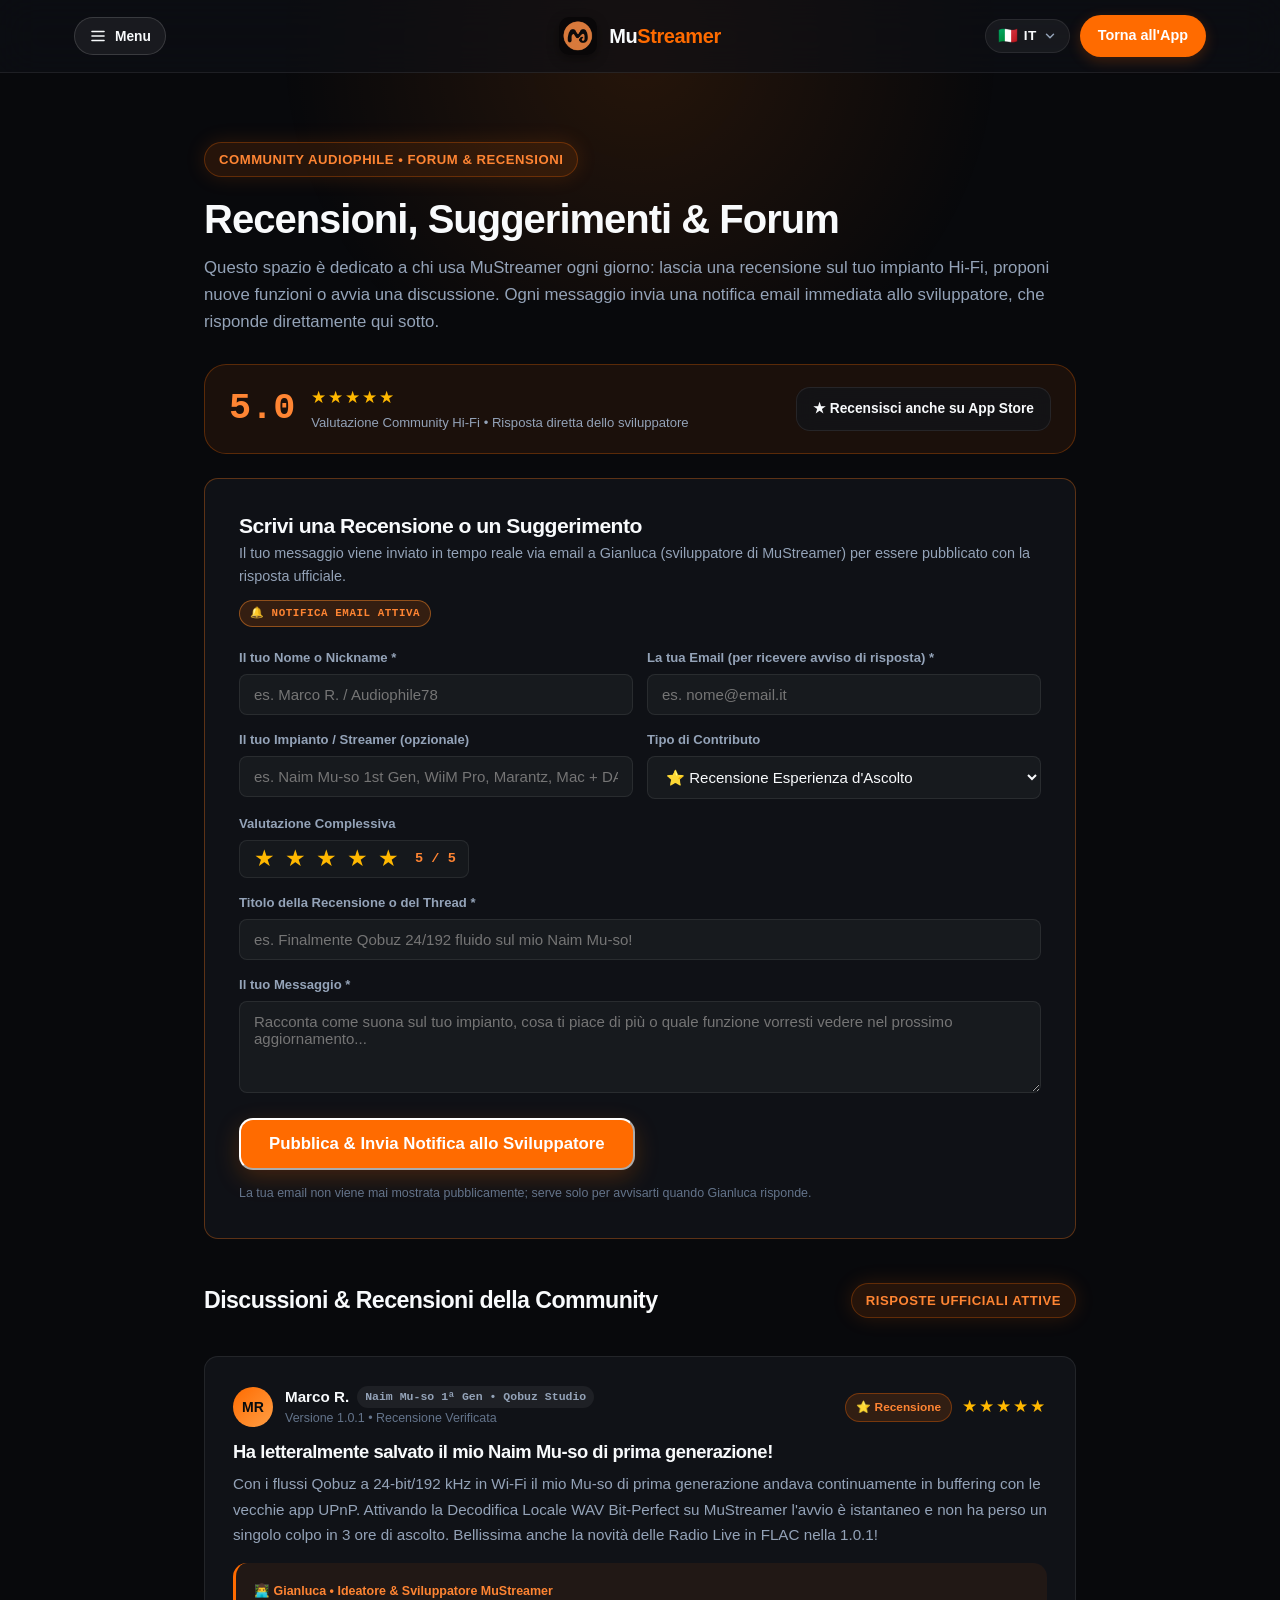
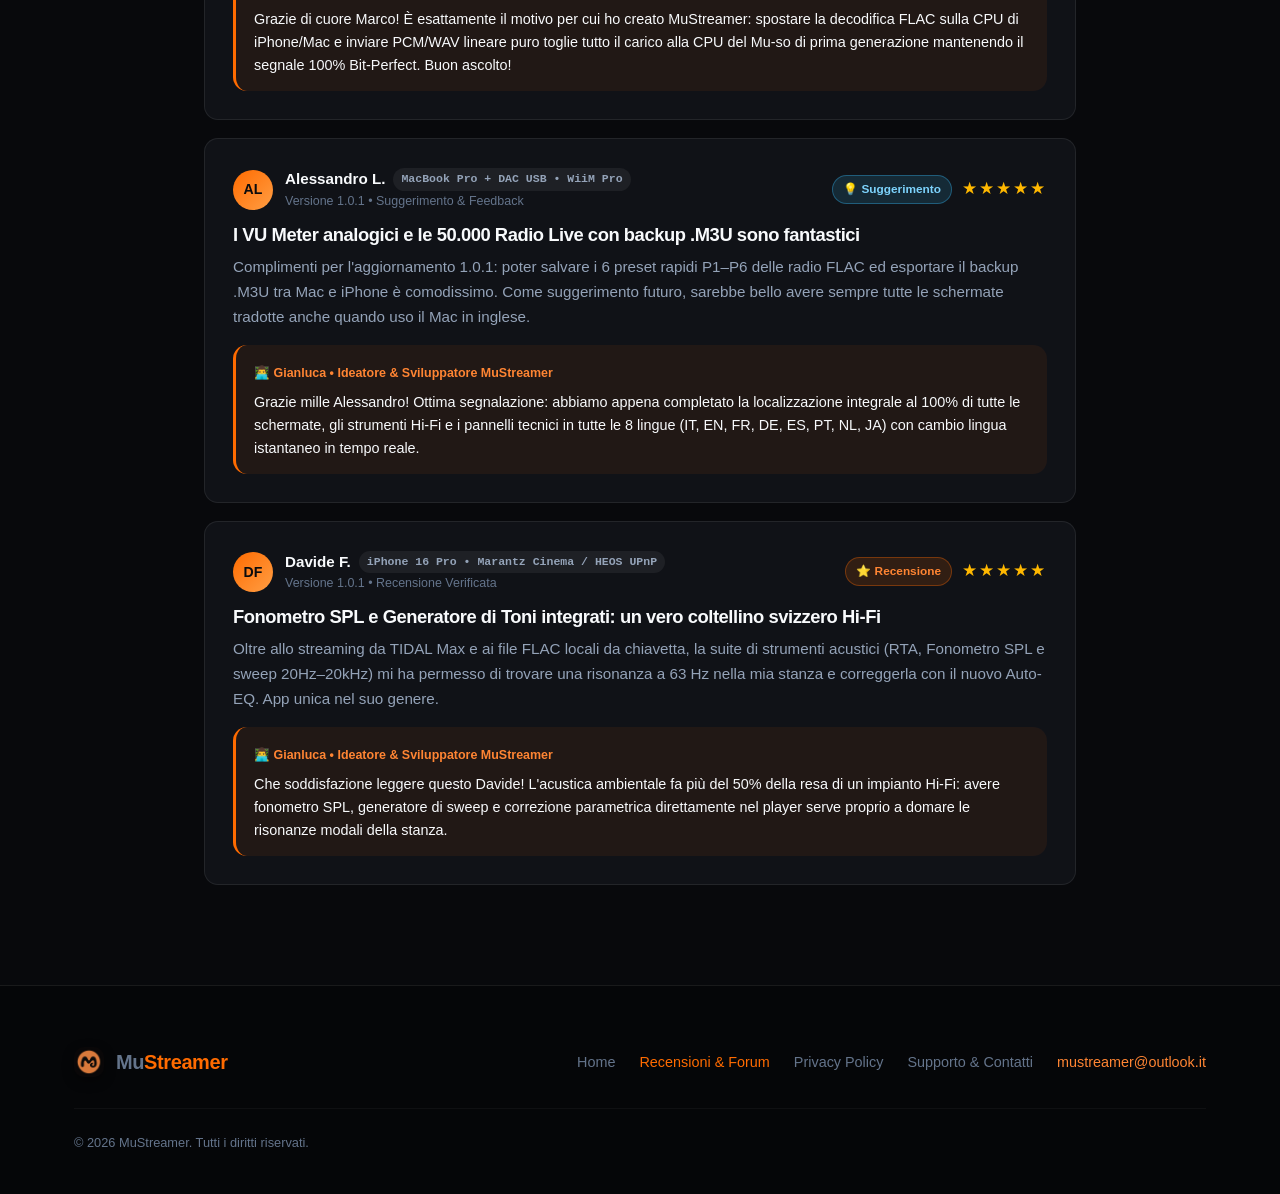
<file: community.html>
<!DOCTYPE html>
<html lang="it" data-page="community">
<head>
  <meta charset="UTF-8">
  <meta name="viewport" content="width=device-width, initial-scale=1.0, viewport-fit=cover">
  <meta name="theme-color" content="#08090c">
  <meta name="apple-mobile-web-app-status-bar-style" content="black-translucent">
  <meta name="apple-itunes-app" content="app-id=6834350144">
  <title>Recensioni & Forum Suggerimenti — MuStreamer</title>
  <meta id="metaDesc" name="description" content="Forum ufficiale Recensioni e Suggerimenti di MuStreamer: lascia una recensione con stelle, proponi nuove funzioni Hi-Fi e leggi le risposte dirette dello sviluppatore.">
  <meta name="robots" content="index, follow">
  <link rel="canonical" href="https://mustreamer.github.io/community.html">
  <meta property="og:site_name" content="MuStreamer">
  <meta property="og:title" content="Recensioni & Forum Suggerimenti — MuStreamer">
  <meta property="og:description" content="Condividi la tua esperienza d'ascolto Hi-Fi, lascia una recensione o un suggerimento e ricevi risposta diretta dallo sviluppatore.">
  <meta property="og:url" content="https://mustreamer.github.io/community.html">
  <meta property="og:image" content="https://mustreamer.github.io/assets/icon.png">
  <link rel="icon" href="/favicon.ico" sizes="any">
  <link rel="icon" type="image/png" sizes="48x48" href="/assets/favicon-48.png">
  <link rel="icon" type="image/png" sizes="96x96" href="/assets/favicon-96.png">
  <link rel="icon" type="image/png" sizes="192x192" href="/assets/favicon-192.png">
  <link rel="shortcut icon" href="/favicon.ico">
  <link rel="apple-touch-icon" sizes="180x180" href="/assets/apple-touch-icon.png">
  <link rel="stylesheet" href="style.css?v=20261126">
</head>
<body>

  <!-- Header -->
  <header class="site-header">
    <div class="container nav-container">
      <div class="mobile-nav-switcher" id="mobileNavSwitcher">
        <button type="button" class="mobile-nav-btn" id="mobileNavBtn" aria-haspopup="true" aria-expanded="false" aria-label="Pagine del sito">
          <svg class="mobile-nav-icon" width="18" height="18" viewBox="0 0 24 24" fill="none" stroke="currentColor" stroke-width="2.2" stroke-linecap="round" stroke-linejoin="round" aria-hidden="true">
            <line x1="4" y1="6" x2="20" y2="6"></line>
            <line x1="4" y1="12" x2="20" y2="12"></line>
            <line x1="4" y1="18" x2="20" y2="18"></line>
          </svg>
          <span class="menu-btn-label" data-i18n="nav.menu">Menu</span>
          <span class="sr-only" id="currentMobilePage" data-i18n="nav.community">Recensioni & Forum</span>
        </button>
        <div class="mobile-nav-menu" id="mobileNavMenu" role="menu">
          <a href="index.html#home" class="mobile-nav-option" data-mobile-target="home" role="menuitem">
            <span class="mobile-nav-opt-label" data-i18n="footer.home">Home</span>
            <span class="mobile-nav-opt-dot" aria-hidden="true"></span>
          </a>
          <a href="index.html#features" class="mobile-nav-option" data-mobile-target="features" role="menuitem">
            <span class="mobile-nav-opt-label" data-i18n="nav.features">Caratteristiche</span>
            <span class="mobile-nav-opt-dot" aria-hidden="true"></span>
          </a>
          <a href="index.html#audiophile-tools" class="mobile-nav-option" data-mobile-target="tools" role="menuitem">
            <span class="mobile-nav-opt-label" data-i18n="nav.tools">Strumenti Hi-Fi</span>
            <span class="mobile-nav-opt-dot" aria-hidden="true"></span>
          </a>
          <a href="index.html#story" class="mobile-nav-option" data-mobile-target="story" role="menuitem">
            <span class="mobile-nav-opt-label" data-i18n="nav.story">La Nostra Storia</span>
            <span class="mobile-nav-opt-dot" aria-hidden="true"></span>
          </a>
          <a href="index.html#specs" class="mobile-nav-option" data-mobile-target="specs" role="menuitem">
            <span class="mobile-nav-opt-label" data-i18n="nav.specs">Specifiche</span>
            <span class="mobile-nav-opt-dot" aria-hidden="true"></span>
          </a>
          <div class="mobile-nav-divider" role="separator"></div>
          <a href="community.html" class="mobile-nav-option active" data-mobile-target="community" role="menuitem">
            <span class="mobile-nav-opt-label" data-i18n="nav.community">Recensioni & Forum</span>
            <span class="mobile-nav-opt-dot" aria-hidden="true"></span>
          </a>
          <a href="support.html" class="mobile-nav-option" data-mobile-target="support" role="menuitem">
            <span class="mobile-nav-opt-label" data-i18n="nav.support">Supporto</span>
            <span class="mobile-nav-opt-dot" aria-hidden="true"></span>
          </a>
          <a href="privacy.html" class="mobile-nav-option" data-mobile-target="privacy" role="menuitem">
            <span class="mobile-nav-opt-label" data-i18n="nav.privacy">Privacy Policy</span>
            <span class="mobile-nav-opt-dot" aria-hidden="true"></span>
          </a>
        </div>
      </div>
      <a href="index.html" class="brand">
        <img src="assets/icon.png" alt="MuStreamer Logo" class="brand-icon" width="36" height="36">
        <span>Mu<span class="text-accent">Streamer</span></span>
      </a>
      <ul class="nav-links">
        <li><a href="index.html#features" data-i18n="nav.features">Caratteristiche</a></li>
        <li><a href="index.html#audiophile-tools" data-i18n="nav.tools">Strumenti Hi-Fi</a></li>
        <li><a href="index.html#story" data-i18n="nav.story">La Nostra Storia</a></li>
        <li><a href="index.html#specs" data-i18n="nav.specs">Specifiche</a></li>
        <li><a href="community.html" class="active" style="color: var(--accent);" data-i18n="nav.community">Recensioni & Forum</a></li>
        <li><a href="support.html" data-i18n="nav.support">Supporto</a></li>
      </ul>
      <div class="nav-actions">
        <div class="lang-switcher" id="langSwitcher">
          <button type="button" class="lang-btn" id="langBtn" aria-haspopup="listbox" aria-expanded="false" aria-label="Cambia lingua">
            <span class="lang-flag" id="currentLangFlag">🇮🇹</span>
            <span class="lang-code" id="currentLangCode">IT</span>
            <svg class="lang-chevron" width="14" height="14" viewBox="0 0 24 24" fill="none" stroke="currentColor" stroke-width="2.5" stroke-linecap="round" stroke-linejoin="round"><polyline points="6 9 12 15 18 9"></polyline></svg>
          </button>
          <div class="lang-menu" id="langMenu" role="listbox" aria-label="Seleziona lingua">
            <button type="button" class="lang-option active" data-lang="it" role="option"><span class="lang-opt-flag">🇮🇹</span><span class="lang-opt-name">Italiano</span><span class="lang-opt-check">✓</span></button>
            <button type="button" class="lang-option" data-lang="en" role="option"><span class="lang-opt-flag">🇬🇧</span><span class="lang-opt-name">English</span><span class="lang-opt-check">✓</span></button>
            <button type="button" class="lang-option" data-lang="fr" role="option"><span class="lang-opt-flag">🇫🇷</span><span class="lang-opt-name">Français</span><span class="lang-opt-check">✓</span></button>
            <button type="button" class="lang-option" data-lang="de" role="option"><span class="lang-opt-flag">🇩🇪</span><span class="lang-opt-name">Deutsch</span><span class="lang-opt-check">✓</span></button>
            <button type="button" class="lang-option" data-lang="es" role="option"><span class="lang-opt-flag">🇪🇸</span><span class="lang-opt-name">Español</span><span class="lang-opt-check">✓</span></button>
            <button type="button" class="lang-option" data-lang="pt" role="option"><span class="lang-opt-flag">🇵🇹</span><span class="lang-opt-name">Português</span><span class="lang-opt-check">✓</span></button>
            <button type="button" class="lang-option" data-lang="nl" role="option"><span class="lang-opt-flag">🇳🇱</span><span class="lang-opt-name">Nederlands</span><span class="lang-opt-check">✓</span></button>
            <button type="button" class="lang-option" data-lang="ja" role="option"><span class="lang-opt-flag">🇯🇵</span><span class="lang-opt-name">日本語</span><span class="lang-opt-check">✓</span></button>
          </div>
        </div>
        <a href="index.html#download" class="header-cta" data-i18n="nav.backToApp">Torna all'App</a>
      </div>
    </div>
  </header>

  <main class="subpage-main">
    <div class="container" style="max-width: 920px;">
      <span class="badge" style="margin-bottom: 18px;" data-i18n="community.badge">Community Audiophile • Forum & Recensioni</span>
      <h1 class="subpage-title" data-i18n="community.title">Recensioni, Suggerimenti & Forum</h1>
      <p style="color: var(--text-secondary); font-size: 1.05rem; margin-bottom: 28px;" data-i18n="community.subtitle">
        Questo spazio è dedicato a chi usa MuStreamer ogni giorno: lascia una recensione sul tuo impianto Hi-Fi, proponi nuove funzioni o avvia una discussione. Ogni messaggio invia una notifica email immediata allo sviluppatore, che risponde direttamente qui sotto.
      </p>

      <!-- Rating Overview + Quick Links Bar -->
      <div class="community-stats-bar">
        <div class="community-rating-box">
          <div class="community-rating-score">5.0</div>
          <div>
            <div class="community-stars" aria-label="5 stelle su 5">★★★★★</div>
            <div style="font-size: 0.82rem; color: var(--text-secondary);" data-i18n="community.ratingMeta">Valutazione Community Hi-Fi &bull; Risposta diretta dello sviluppatore</div>
          </div>
        </div>
        <div class="community-quick-actions">
          <a href="https://apps.apple.com/app/mustreamer/id6834350144?action=write-review" target="_blank" rel="noopener" class="btn-secondary" style="padding: 10px 16px; font-size: 0.86rem;" data-i18n="community.appStoreBtn">
            ★ Recensisci anche su App Store
          </a>
        </div>
      </div>

      <!-- Form Invio Recensione / Suggerimento (Notifica Email Istantanea a mustreamer@outlook.it) -->
      <div class="mockup-card community-form-card" id="write-review">
        <div class="community-form-header">
          <div>
            <h2 style="font-size: 1.32rem; margin-bottom: 4px;" data-i18n="community.formTitle">Scrivi una Recensione o un Suggerimento</h2>
            <p style="color: var(--text-secondary); font-size: 0.9rem;" data-i18n="community.formSubtitle">
              Il tuo messaggio viene inviato in tempo reale via email a Gianluca (sviluppatore di MuStreamer) per essere pubblicato con la risposta ufficiale.
            </p>
          </div>
          <span class="feature-new-pill" data-i18n="community.emailAlertTag">🔔 Notifica Email Attiva</span>
        </div>

        <form id="communityReviewForm" class="community-form" action="https://formsubmit.co/mustreamer@outlook.it" method="POST">
          <input type="hidden" name="_subject" id="formHiddenSubject" value="Nuova Recensione / Suggerimento dal Forum MuStreamer">
          <input type="hidden" name="_captcha" value="false">
          <input type="hidden" name="_template" value="table">

          <div class="community-form-grid">
            <div class="community-field">
              <label for="revName" data-i18n="community.lblName">Il tuo Nome o Nickname *</label>
              <input type="text" id="revName" name="Nome_Utente" required placeholder="es. Marco R. / Audiophile78">
            </div>

            <div class="community-field">
              <label for="revEmail" data-i18n="community.lblEmail">La tua Email (per ricevere avviso di risposta) *</label>
              <input type="email" id="revEmail" name="email" required placeholder="es. nome@email.it">
            </div>

            <div class="community-field">
              <label for="revSetup" data-i18n="community.lblSetup">Il tuo Impianto / Streamer (opzionale)</label>
              <input type="text" id="revSetup" name="Impianto_HiFi" placeholder="es. Naim Mu-so 1st Gen, WiiM Pro, Marantz, Mac + DAC USB...">
            </div>

            <div class="community-field">
              <label for="revCategory" data-i18n="community.lblCategory">Tipo di Contributo</label>
              <select id="revCategory" name="Categoria">
                <option value="Recensione" data-i18n="community.catReview">⭐ Recensione Esperienza d'Ascolto</option>
                <option value="Suggerimento" data-i18n="community.catSuggestion">💡 Suggerimento Nuova Funzione</option>
                <option value="Domanda Tecnica" data-i18n="community.catQuestion">🎧 Domanda Tecnica / Setup UPnP</option>
                <option value="Segnalazione Bug" data-i18n="community.catBug">🐛 Segnalazione Anomalia</option>
              </select>
            </div>
          </div>

          <!-- Star Selector -->
          <div class="community-field" style="margin-top: 14px;">
            <label data-i18n="community.lblRating">Valutazione Complessiva</label>
            <div class="star-picker" id="starPicker" role="radiogroup" aria-label="Valutazione in stelle">
              <input type="hidden" name="Valutazione_Stelle" id="revStarsInput" value="5 / 5">
              <button type="button" class="star-btn active" data-star="1" aria-label="1 stella">★</button>
              <button type="button" class="star-btn active" data-star="2" aria-label="2 stelle">★</button>
              <button type="button" class="star-btn active" data-star="3" aria-label="3 stelle">★</button>
              <button type="button" class="star-btn active" data-star="4" aria-label="4 stelle">★</button>
              <button type="button" class="star-btn active" data-star="5" aria-label="5 stelle">★</button>
              <span class="star-picker-label" id="starPickerLabel">5 / 5</span>
            </div>
          </div>

          <div class="community-field" style="margin-top: 14px;">
            <label for="revTitle" data-i18n="community.lblTitle">Titolo della Recensione o del Thread *</label>
            <input type="text" id="revTitle" name="Titolo" required placeholder="es. Finalmente Qobuz 24/192 fluido sul mio Naim Mu-so!">
          </div>

          <div class="community-field" style="margin-top: 14px;">
            <label for="revMessage" data-i18n="community.lblMessage">Il tuo Messaggio *</label>
            <textarea id="revMessage" name="Messaggio" rows="4" required placeholder="Racconta come suona sul tuo impianto, cosa ti piace di più o quale funzione vorresti vedere nel prossimo aggiornamento..."></textarea>
          </div>

          <div class="community-form-footer">
            <button type="submit" class="btn-primary" id="revSubmitBtn" data-i18n="community.submitBtn">
              Pubblica & Invia Notifica allo Sviluppatore
            </button>
            <span class="community-form-note" data-i18n="community.formPrivacyNote">
              La tua email non viene mai mostrata pubblicamente; serve solo per avvisarti quando Gianluca risponde.
            </span>
          </div>

          <div id="revFeedbackBanner" class="community-submit-banner" style="display: none;"></div>
        </form>
      </div>

      <!-- Bacheca Thread & Recensioni con Risposte dello Sviluppatore -->
      <div style="margin-top: 44px;">
        <div class="community-threads-header">
          <h2 style="font-size: 1.45rem;" data-i18n="community.threadsTitle">Discussioni & Recensioni della Community</h2>
          <span class="badge" data-i18n="community.threadsBadge">Risposte Ufficiali Attive</span>
        </div>

        <!-- Container dove compaiono anche i post appena inviati dall'utente -->
        <div id="userSubmittedThreads" class="community-threads-list" style="margin-bottom: 18px;"></div>

        <div class="community-threads-list">

          <!-- Thread 1 -->
          <article class="mockup-card community-thread-card">
            <div class="thread-top">
              <div class="thread-author">
                <div class="thread-avatar">MR</div>
                <div>
                  <div class="thread-author-name">Marco R. <span class="thread-setup-tag">Naim Mu-so 1ª Gen • Qobuz Studio</span></div>
                  <div class="thread-date" data-i18n="community.t1Date">Versione 1.0.1 &bull; Recensione Verificata</div>
                </div>
              </div>
              <div class="thread-meta-right">
                <span class="thread-cat-badge" data-i18n="community.badgeReview">⭐ Recensione</span>
                <span class="community-stars">★★★★★</span>
              </div>
            </div>
            <h3 class="thread-title" data-i18n="community.t1Title">Ha letteralmente salvato il mio Naim Mu-so di prima generazione!</h3>
            <p class="thread-body" data-i18n="community.t1Body">
              Con i flussi Qobuz a 24-bit/192 kHz in Wi-Fi il mio Mu-so di prima generazione andava continuamente in buffering con le vecchie app UPnP. Attivando la Decodifica Locale WAV Bit-Perfect su MuStreamer l'avvio è istantaneo e non ha perso un singolo colpo in 3 ore di ascolto. Bellissima anche la novità delle Radio Live in FLAC nella 1.0.1!
            </p>
            <div class="developer-reply-box">
              <div class="developer-reply-head">
                <span class="developer-badge" data-i18n="community.devBadge">👨‍💻 Gianluca • Ideatore & Sviluppatore MuStreamer</span>
              </div>
              <p class="developer-reply-text" data-i18n="community.t1Reply">
                Grazie di cuore Marco! È esattamente il motivo per cui ho creato MuStreamer: spostare la decodifica FLAC sulla CPU di iPhone/Mac e inviare PCM/WAV lineare puro toglie tutto il carico alla CPU del Mu-so di prima generazione mantenendo il segnale 100% Bit-Perfect. Buon ascolto!
              </p>
            </div>
          </article>

          <!-- Thread 2 -->
          <article class="mockup-card community-thread-card">
            <div class="thread-top">
              <div class="thread-author">
                <div class="thread-avatar">AL</div>
                <div>
                  <div class="thread-author-name">Alessandro L. <span class="thread-setup-tag">MacBook Pro + DAC USB &bull; WiiM Pro</span></div>
                  <div class="thread-date" data-i18n="community.t2Date">Versione 1.0.1 &bull; Suggerimento &amp; Feedback</div>
                </div>
              </div>
              <div class="thread-meta-right">
                <span class="thread-cat-badge thread-cat-suggestion" data-i18n="community.badgeSuggestion">💡 Suggerimento</span>
                <span class="community-stars">★★★★★</span>
              </div>
            </div>
            <h3 class="thread-title" data-i18n="community.t2Title">I VU Meter analogici e le 50.000 Radio Live con backup .M3U sono fantastici</h3>
            <p class="thread-body" data-i18n="community.t2Body">
              Complimenti per l'aggiornamento 1.0.1: poter salvare i 6 preset rapidi P1–P6 delle radio FLAC ed esportare il backup .M3U tra Mac e iPhone è comodissimo. Come suggerimento futuro, sarebbe bello avere sempre tutte le schermate tradotte anche quando uso il Mac in inglese.
            </p>
            <div class="developer-reply-box">
              <div class="developer-reply-head">
                <span class="developer-badge" data-i18n="community.devBadge">👨‍💻 Gianluca • Ideatore & Sviluppatore MuStreamer</span>
              </div>
              <p class="developer-reply-text" data-i18n="community.t2Reply">
                Grazie mille Alessandro! Ottima segnalazione: abbiamo appena completato la localizzazione integrale al 100% di tutte le schermate, gli strumenti Hi-Fi e i pannelli tecnici in tutte le 8 lingue (IT, EN, FR, DE, ES, PT, NL, JA) con cambio lingua istantaneo in tempo reale.
              </p>
            </div>
          </article>

          <!-- Thread 3 -->
          <article class="mockup-card community-thread-card">
            <div class="thread-top">
              <div class="thread-author">
                <div class="thread-avatar">DF</div>
                <div>
                  <div class="thread-author-name">Davide F. <span class="thread-setup-tag">iPhone 16 Pro • Marantz Cinema / HEOS UPnP</span></div>
                  <div class="thread-date" data-i18n="community.t3Date">Versione 1.0.1 &bull; Recensione Verificata</div>
                </div>
              </div>
              <div class="thread-meta-right">
                <span class="thread-cat-badge" data-i18n="community.badgeReview">⭐ Recensione</span>
                <span class="community-stars">★★★★★</span>
              </div>
            </div>
            <h3 class="thread-title" data-i18n="community.t3Title">Fonometro SPL e Generatore di Toni integrati: un vero coltellino svizzero Hi-Fi</h3>
            <p class="thread-body" data-i18n="community.t3Body">
              Oltre allo streaming da TIDAL Max e ai file FLAC locali da chiavetta, la suite di strumenti acustici (RTA, Fonometro SPL e sweep 20Hz–20kHz) mi ha permesso di trovare una risonanza a 63 Hz nella mia stanza e correggerla con il nuovo Auto-EQ. App unica nel suo genere.
            </p>
            <div class="developer-reply-box">
              <div class="developer-reply-head">
                <span class="developer-badge" data-i18n="community.devBadge">👨‍💻 Gianluca • Ideatore & Sviluppatore MuStreamer</span>
              </div>
              <p class="developer-reply-text" data-i18n="community.t3Reply">
                Che soddisfazione leggere questo Davide! L'acustica ambientale fa più del 50% della resa di un impianto Hi-Fi: avere fonometro SPL, generatore di sweep e correzione parametrica direttamente nel player serve proprio a domare le risonanze modali della stanza.
              </p>
            </div>
          </article>

        </div>
      </div>

    </div>
  </main>

  <!-- Footer -->
  <footer class="site-footer">
    <div class="container">
      <div class="footer-top">
        <div class="brand">
          <img src="assets/icon.png" alt="MuStreamer" class="brand-icon" width="30" height="30" style="width: 30px; height: 30px;">
          <span>Mu<span class="text-accent">Streamer</span></span>
        </div>
        <div class="footer-nav">
          <a href="index.html" data-i18n="footer.home">Home</a>
          <a href="community.html" style="color: var(--accent);" data-i18n="nav.community">Recensioni & Forum</a>
          <a href="privacy.html" data-i18n="footer.privacy">Privacy Policy</a>
          <a href="support.html" data-i18n="footer.support">Supporto & Contatti</a>
          <a href="mailto:mustreamer@outlook.it" style="color: var(--accent-light);">mustreamer@outlook.it</a>
        </div>
      </div>
      <div class="footer-disclaimer">
        <p data-i18n="footer.copy">&copy; 2026 MuStreamer. Tutti i diritti riservati.</p>
      </div>
    </div>
  </footer>

  <!-- Interactive Star Rating & Instant Email Notification Forum Script -->
  <script>
    (function () {
      var starBtns = document.querySelectorAll("#starPicker .star-btn");
      var starsInput = document.getElementById("revStarsInput");
      var starLabel = document.getElementById("starPickerLabel");
      var currentStars = 5;

      function updateStars(val) {
        currentStars = val;
        if (starsInput) starsInput.value = val + " / 5";
        if (starLabel) starLabel.textContent = val + " / 5";
        starBtns.forEach(function (btn) {
          var s = parseInt(btn.getAttribute("data-star"), 10);
          btn.classList.toggle("active", s <= val);
        });
      }

      starBtns.forEach(function (btn) {
        btn.addEventListener("click", function () {
          updateStars(parseInt(btn.getAttribute("data-star"), 10));
        });
      });

      var form = document.getElementById("communityReviewForm");
      var banner = document.getElementById("revFeedbackBanner");
      var submitBtn = document.getElementById("revSubmitBtn");
      var userList = document.getElementById("userSubmittedThreads");

      function renderLocalPost(item) {
        if (!userList) return;
        var initials = (item.name || "U").trim().split(/\s+/).map(function (w) { return w[0]; }).join("").toUpperCase().slice(0, 2) || "HI";
        var starsStr = "★★★★★".slice(0, item.stars || 5) + "☆☆☆☆☆".slice(0, 5 - (item.stars || 5));
        var card = document.createElement("article");
        card.className = "mockup-card community-thread-card";
        card.style.borderColor = "rgba(255, 107, 0, 0.45)";

        var top = document.createElement("div");
        top.className = "thread-top";

        var authorWrap = document.createElement("div");
        authorWrap.className = "thread-author";

        var av = document.createElement("div");
        av.className = "thread-avatar";
        av.textContent = initials;

        var authorInfo = document.createElement("div");
        var authorName = document.createElement("div");
        authorName.className = "thread-author-name";
        authorName.textContent = item.name + " ";
        if (item.setup) {
          var setupSpan = document.createElement("span");
          setupSpan.className = "thread-setup-tag";
          setupSpan.textContent = item.setup;
          authorName.appendChild(setupSpan);
        }
        var dateDiv = document.createElement("div");
        dateDiv.className = "thread-date";
        dateDiv.textContent = item.date || "Appena inviato • In attesa di risposta dello sviluppatore";
        authorInfo.appendChild(authorName);
        authorInfo.appendChild(dateDiv);
        authorWrap.appendChild(av);
        authorWrap.appendChild(authorInfo);

        var metaRight = document.createElement("div");
        metaRight.className = "thread-meta-right";
        var catBadge = document.createElement("span");
        catBadge.className = "thread-cat-badge";
        catBadge.textContent = item.category || "Recensione";
        var starSpan = document.createElement("span");
        starSpan.className = "community-stars";
        starSpan.textContent = starsStr;
        metaRight.appendChild(catBadge);
        metaRight.appendChild(starSpan);

        top.appendChild(authorWrap);
        top.appendChild(metaRight);

        var h3 = document.createElement("h3");
        h3.className = "thread-title";
        h3.textContent = item.title;

        var p = document.createElement("p");
        p.className = "thread-body";
        p.textContent = item.message;

        card.appendChild(top);
        card.appendChild(h3);
        card.appendChild(p);
        userList.prepend(card);
      }

      try {
        var saved = JSON.parse(localStorage.getItem("mustreamer_user_forum_posts") || "[]");
        saved.forEach(renderLocalPost);
      } catch (e) {}

      if (form) {
        form.addEventListener("submit", function (e) {
          e.preventDefault();
          var name = document.getElementById("revName").value.trim();
          var email = document.getElementById("revEmail").value.trim();
          var setup = document.getElementById("revSetup").value.trim();
          var category = document.getElementById("revCategory").value;
          var title = document.getElementById("revTitle").value.trim();
          var message = document.getElementById("revMessage").value.trim();
          if (!name || !email || !title || !message) return;

          var subj = "[MuStreamer Forum - " + category + " " + currentStars + "★] " + title + " (da " + name + ")";
          var hiddenSubj = document.getElementById("formHiddenSubject");
          if (hiddenSubj) hiddenSubj.value = subj;

          var postObj = {
            name: name,
            setup: setup,
            category: category,
            stars: currentStars,
            title: title,
            message: message,
            date: new Date().toLocaleDateString()
          };

          if (submitBtn) submitBtn.disabled = true;

          fetch("https://formsubmit.co/ajax/mustreamer@outlook.it", {
            method: "POST",
            headers: { "Content-Type": "application/json", "Accept": "application/json" },
            body: JSON.stringify({
              _subject: subj,
              Nome: name,
              Email: email,
              Impianto_HiFi: setup || "Non specificato",
              Categoria: category,
              Stelle: currentStars + " / 5",
              Titolo: title,
              Messaggio: message
            })
          })
          .then(function (res) { return res.json(); })
          .then(function () {
            renderLocalPost(postObj);
            try {
              var arr = JSON.parse(localStorage.getItem("mustreamer_user_forum_posts") || "[]");
              arr.push(postObj);
              localStorage.setItem("mustreamer_user_forum_posts", JSON.stringify(arr));
            } catch (err) {}
            form.reset();
            updateStars(5);
            if (banner) {
              banner.style.display = "block";
              banner.textContent = "✅ Grazie! La tua recensione è stata pubblicata qui sotto e una notifica email è stata recapitata a Gianluca (mustreamer@outlook.it).";
            }
          })
          .catch(function () {
            renderLocalPost(postObj);
            var mailBody = "Nome: " + name + "\nEmail: " + email + "\nImpianto: " + (setup || "-") + "\nValutazione: " + currentStars + "/5\n\n" + title + "\n\n" + message;
            window.location.href = "mailto:mustreamer@outlook.it?subject=" + encodeURIComponent(subj) + "&body=" + encodeURIComponent(mailBody);
            if (banner) {
              banner.style.display = "block";
              banner.textContent = "✅ Il tuo post è visibile qui sotto! Si è aperta anche la tua app email per confermare l'invio diretto a mustreamer@outlook.it.";
            }
          })
          .finally(function () {
            if (submitBtn) submitBtn.disabled = false;
          });
        });
      }
    })();
  </script>

  <!-- Multilingua i18n -->
  <script src="i18n.js?v=20261126"></script>

  <!-- Statistiche privacy-first (senza cookie) -->
  <script data-goatcounter="https://gian196.goatcounter.com/count"
          async src="//gc.zgo.at/count.js"></script>

</body>
</html>
</file>
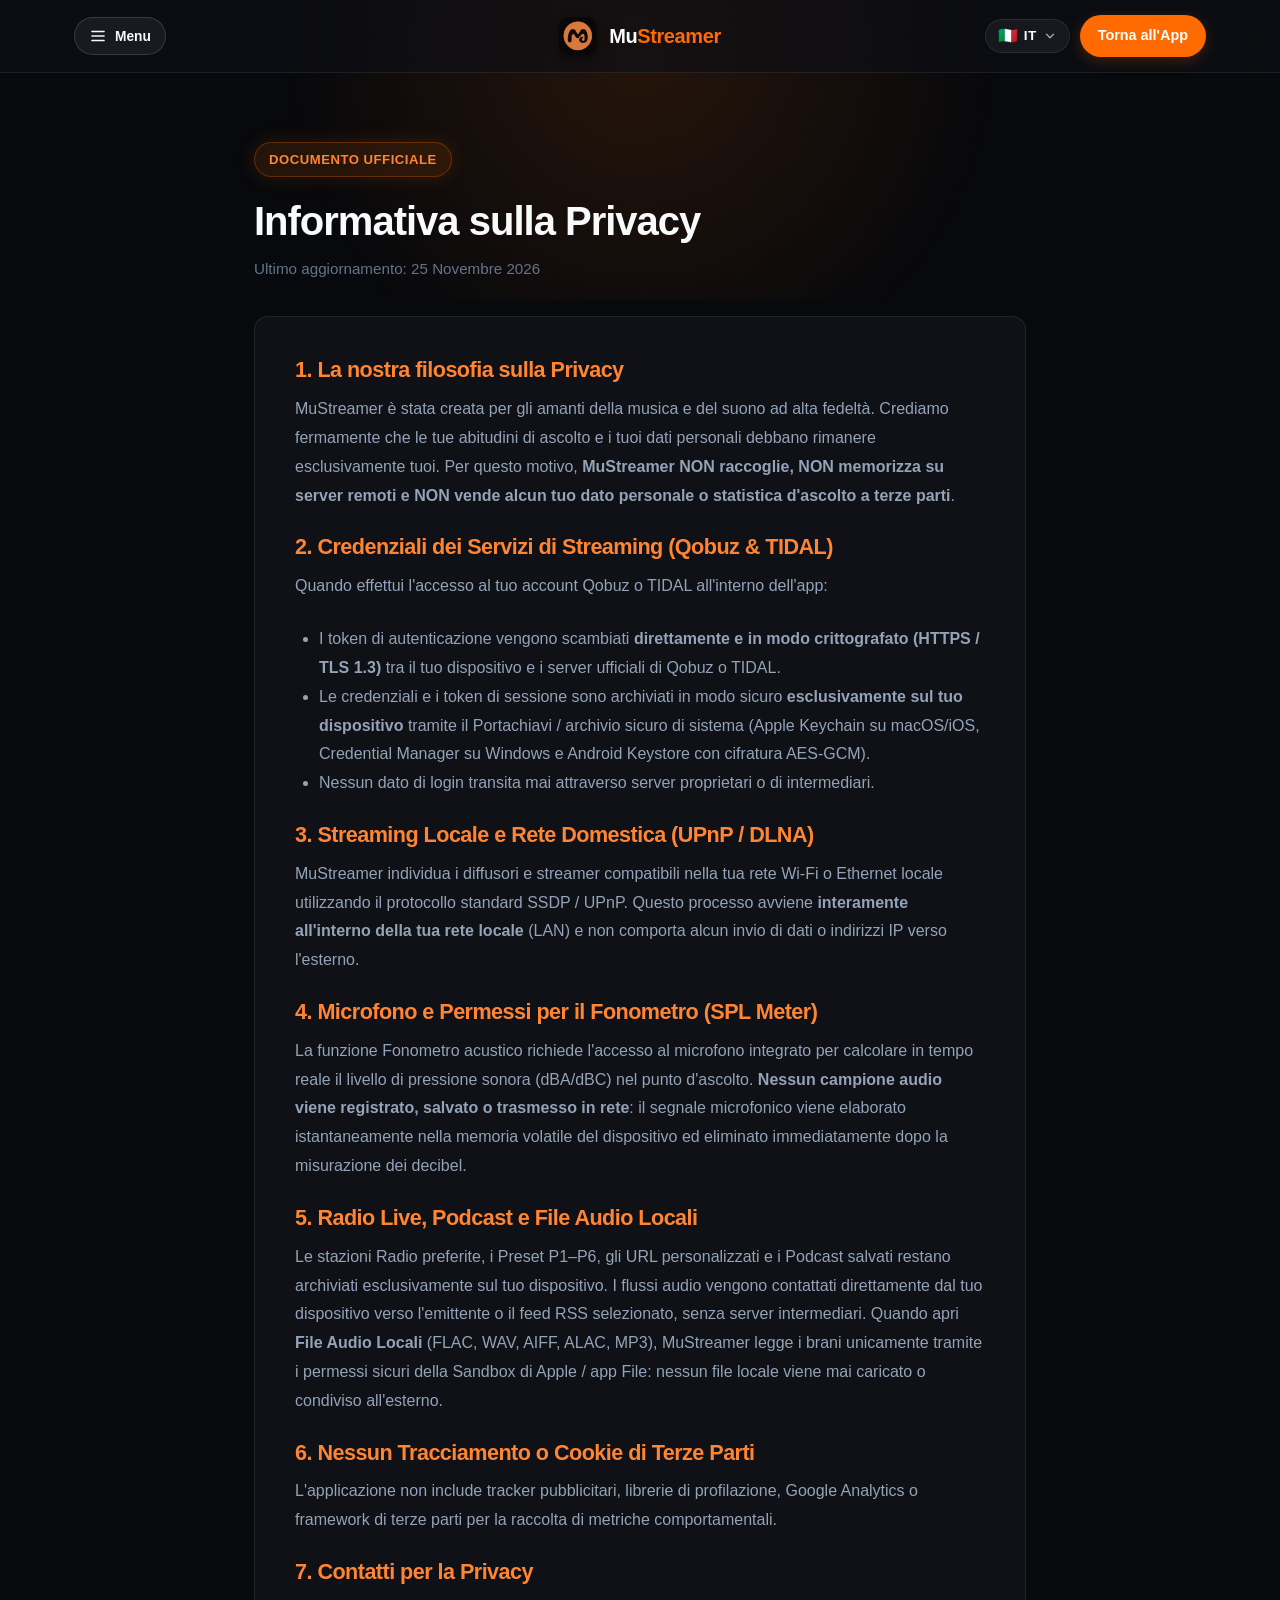
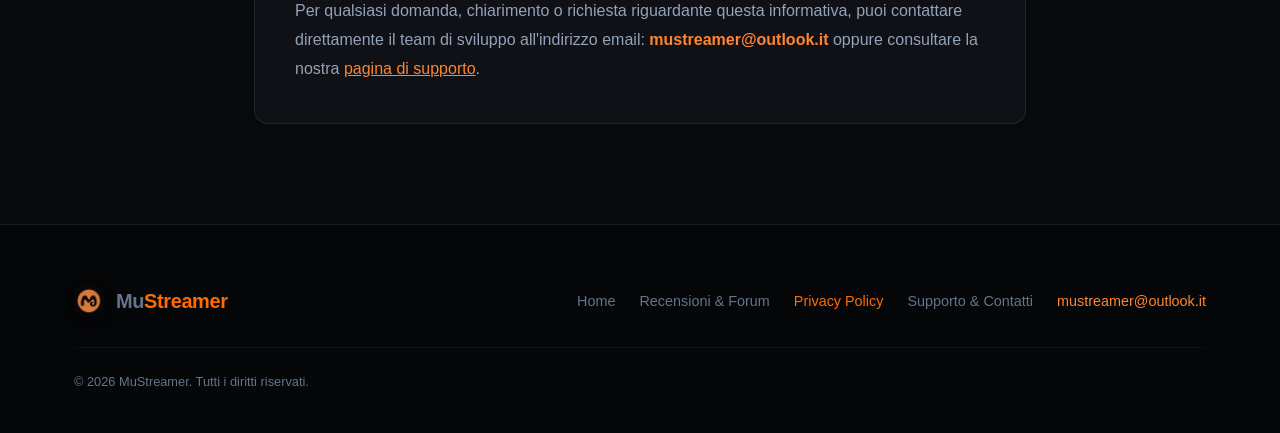
<file: privacy.html>
<!DOCTYPE html>
<html lang="it" data-page="privacy">
<head>
  <meta charset="UTF-8">
  <meta name="viewport" content="width=device-width, initial-scale=1.0, viewport-fit=cover">
  <meta name="theme-color" content="#08090c">
  <meta name="apple-mobile-web-app-status-bar-style" content="black-translucent">
  <meta name="apple-itunes-app" content="app-id=6834350144">
  <title>Privacy Policy — MuStreamer</title>
  <meta id="metaDesc" name="description" content="Informativa sulla Privacy di MuStreamer: rispetto totale dei dati, nessuna profilazione, credenziali protette in locale su Mac e iPhone.">
  <meta name="robots" content="index, follow">
  <link rel="canonical" href="https://mustreamer.github.io/privacy.html">
  <meta property="og:site_name" content="MuStreamer">
  <meta property="og:title" content="Privacy Policy — MuStreamer">
  <meta property="og:url" content="https://mustreamer.github.io/privacy.html">
  <meta property="og:image" content="https://mustreamer.github.io/assets/icon.png">
  <link rel="icon" href="/favicon.ico" sizes="any">
  <link rel="icon" type="image/png" sizes="48x48" href="/assets/favicon-48.png">
  <link rel="icon" type="image/png" sizes="96x96" href="/assets/favicon-96.png">
  <link rel="icon" type="image/png" sizes="192x192" href="/assets/favicon-192.png">
  <link rel="shortcut icon" href="/favicon.ico">
  <link rel="apple-touch-icon" sizes="180x180" href="/assets/apple-touch-icon.png">
  <link rel="stylesheet" href="style.css?v=20261126">
</head>
<body>

  <!-- Header -->
  <header class="site-header">
    <div class="container nav-container">
      <div class="mobile-nav-switcher" id="mobileNavSwitcher">
        <button type="button" class="mobile-nav-btn" id="mobileNavBtn" aria-haspopup="true" aria-expanded="false" aria-label="Pagine del sito">
          <svg class="mobile-nav-icon" width="18" height="18" viewBox="0 0 24 24" fill="none" stroke="currentColor" stroke-width="2.2" stroke-linecap="round" stroke-linejoin="round" aria-hidden="true">
            <line x1="4" y1="6" x2="20" y2="6"></line>
            <line x1="4" y1="12" x2="20" y2="12"></line>
            <line x1="4" y1="18" x2="20" y2="18"></line>
          </svg>
          <span class="menu-btn-label" data-i18n="nav.menu">Menu</span>
          <span class="sr-only" id="currentMobilePage" data-i18n="nav.privacy">Privacy Policy</span>
        </button>
        <div class="mobile-nav-menu" id="mobileNavMenu" role="menu">
          <a href="index.html#home" class="mobile-nav-option" data-mobile-target="home" role="menuitem">
            <span class="mobile-nav-opt-label" data-i18n="footer.home">Home</span>
            <span class="mobile-nav-opt-dot" aria-hidden="true"></span>
          </a>
          <a href="index.html#features" class="mobile-nav-option" data-mobile-target="features" role="menuitem">
            <span class="mobile-nav-opt-label" data-i18n="nav.features">Caratteristiche</span>
            <span class="mobile-nav-opt-dot" aria-hidden="true"></span>
          </a>
          <a href="index.html#audiophile-tools" class="mobile-nav-option" data-mobile-target="tools" role="menuitem">
            <span class="mobile-nav-opt-label" data-i18n="nav.tools">Strumenti Hi-Fi</span>
            <span class="mobile-nav-opt-dot" aria-hidden="true"></span>
          </a>
          <a href="index.html#story" class="mobile-nav-option" data-mobile-target="story" role="menuitem">
            <span class="mobile-nav-opt-label" data-i18n="nav.story">La Nostra Storia</span>
            <span class="mobile-nav-opt-dot" aria-hidden="true"></span>
          </a>
          <a href="index.html#specs" class="mobile-nav-option" data-mobile-target="specs" role="menuitem">
            <span class="mobile-nav-opt-label" data-i18n="nav.specs">Specifiche</span>
            <span class="mobile-nav-opt-dot" aria-hidden="true"></span>
          </a>
          <div class="mobile-nav-divider" role="separator"></div>
          <a href="community.html" class="mobile-nav-option" data-mobile-target="community" role="menuitem">
            <span class="mobile-nav-opt-label" data-i18n="nav.community">Recensioni & Forum</span>
            <span class="mobile-nav-opt-dot" aria-hidden="true"></span>
          </a>
          <a href="support.html" class="mobile-nav-option" data-mobile-target="support" role="menuitem">
            <span class="mobile-nav-opt-label" data-i18n="nav.support">Supporto</span>
            <span class="mobile-nav-opt-dot" aria-hidden="true"></span>
          </a>
          <a href="privacy.html" class="mobile-nav-option active" data-mobile-target="privacy" role="menuitem">
            <span class="mobile-nav-opt-label" data-i18n="nav.privacy">Privacy Policy</span>
            <span class="mobile-nav-opt-dot" aria-hidden="true"></span>
          </a>
        </div>
      </div>
      <a href="index.html" class="brand">
        <img src="assets/icon.png" alt="MuStreamer Logo" class="brand-icon" width="36" height="36">
        <span>Mu<span class="text-accent">Streamer</span></span>
      </a>
      <ul class="nav-links">
        <li><a href="index.html#features" data-i18n="nav.features">Caratteristiche</a></li>
        <li><a href="index.html#audiophile-tools" data-i18n="nav.tools">Strumenti Hi-Fi</a></li>
        <li><a href="index.html#story" data-i18n="nav.story">La Nostra Storia</a></li>
        <li><a href="index.html#specs" data-i18n="nav.specs">Specifiche</a></li>
        <li><a href="community.html" data-i18n="nav.community">Recensioni & Forum</a></li>
        <li><a href="support.html" data-i18n="nav.support">Supporto</a></li>
      </ul>
      <div class="nav-actions">
        <div class="lang-switcher" id="langSwitcher">
          <button type="button" class="lang-btn" id="langBtn" aria-haspopup="listbox" aria-expanded="false" aria-label="Cambia lingua">
            <span class="lang-flag" id="currentLangFlag">🇮🇹</span>
            <span class="lang-code" id="currentLangCode">IT</span>
            <svg class="lang-chevron" width="14" height="14" viewBox="0 0 24 24" fill="none" stroke="currentColor" stroke-width="2.5" stroke-linecap="round" stroke-linejoin="round"><polyline points="6 9 12 15 18 9"></polyline></svg>
          </button>
          <div class="lang-menu" id="langMenu" role="listbox" aria-label="Seleziona lingua">
            <button type="button" class="lang-option active" data-lang="it" role="option"><span class="lang-opt-flag">🇮🇹</span><span class="lang-opt-name">Italiano</span><span class="lang-opt-check">✓</span></button>
            <button type="button" class="lang-option" data-lang="en" role="option"><span class="lang-opt-flag">🇬🇧</span><span class="lang-opt-name">English</span><span class="lang-opt-check">✓</span></button>
            <button type="button" class="lang-option" data-lang="fr" role="option"><span class="lang-opt-flag">🇫🇷</span><span class="lang-opt-name">Français</span><span class="lang-opt-check">✓</span></button>
            <button type="button" class="lang-option" data-lang="de" role="option"><span class="lang-opt-flag">🇩🇪</span><span class="lang-opt-name">Deutsch</span><span class="lang-opt-check">✓</span></button>
            <button type="button" class="lang-option" data-lang="es" role="option"><span class="lang-opt-flag">🇪🇸</span><span class="lang-opt-name">Español</span><span class="lang-opt-check">✓</span></button>
            <button type="button" class="lang-option" data-lang="pt" role="option"><span class="lang-opt-flag">🇵🇹</span><span class="lang-opt-name">Português</span><span class="lang-opt-check">✓</span></button>
            <button type="button" class="lang-option" data-lang="nl" role="option"><span class="lang-opt-flag">🇳🇱</span><span class="lang-opt-name">Nederlands</span><span class="lang-opt-check">✓</span></button>
            <button type="button" class="lang-option" data-lang="ja" role="option"><span class="lang-opt-flag">🇯🇵</span><span class="lang-opt-name">日本語</span><span class="lang-opt-check">✓</span></button>
          </div>
        </div>
        <a href="index.html#download" class="header-cta" data-i18n="nav.backToApp">Torna all'App</a>
      </div>
    </div>
  </header>

  <main class="subpage-main">
    <div class="container" style="max-width: 820px;">
      <span class="badge" style="margin-bottom: 20px;" data-i18n="privacy.badge">Documento Ufficiale</span>
      <h1 class="subpage-title" data-i18n="privacy.title">Informativa sulla Privacy</h1>
      <p style="color: var(--text-muted); font-size: 0.95rem; margin-bottom: 35px;" data-i18n="privacy.updated">Ultimo aggiornamento: 25 Novembre 2026</p>

      <div class="mockup-card" style="padding: clamp(24px, 5vw, 40px); background: var(--bg-surface); line-height: 1.8;">
        
        <h2 style="font-size: 1.35rem; margin-bottom: 12px; color: var(--accent-light);" data-i18n="privacy.s1Title">1. La nostra filosofia sulla Privacy</h2>
        <p style="color: var(--text-secondary); margin-bottom: 24px;" data-i18n="privacy.s1Text">
          MuStreamer è stata creata per gli amanti della musica e del suono ad alta fedeltà. Crediamo fermamente che le tue abitudini di ascolto e i tuoi dati personali debbano rimanere esclusivamente tuoi. Per questo motivo, <strong>MuStreamer NON raccoglie, NON memorizza su server remoti e NON vende alcun tuo dato personale o statistica d'ascolto a terze parti</strong>.
        </p>

        <h2 style="font-size: 1.35rem; margin-bottom: 12px; color: var(--accent-light);" data-i18n="privacy.s2Title">2. Credenziali dei Servizi di Streaming (Qobuz & TIDAL)</h2>
        <p style="color: var(--text-secondary); margin-bottom: 24px;" data-i18n="privacy.s2Intro">
          Quando effettui l'accesso al tuo account Qobuz o TIDAL all'interno dell'app:
        </p>
        <ul style="color: var(--text-secondary); margin: 0 0 24px 24px;">
          <li data-i18n="privacy.s2Li1">I token di autenticazione vengono scambiati <strong>direttamente e in modo crittografato (HTTPS / TLS 1.3)</strong> tra il tuo dispositivo e i server ufficiali di Qobuz o TIDAL.</li>
          <li data-i18n="privacy.s2Li2">Le credenziali e i token di sessione sono archiviati in modo sicuro <strong>esclusivamente sul tuo dispositivo</strong> tramite il Portachiavi / archivio sicuro di sistema (Apple Keychain su macOS/iOS, Credential Manager su Windows e Android Keystore con cifratura AES-GCM).</li>
          <li data-i18n="privacy.s2Li3">Nessun dato di login transita mai attraverso server proprietari o di intermediari.</li>
        </ul>

        <h2 style="font-size: 1.35rem; margin-bottom: 12px; color: var(--accent-light);" data-i18n="privacy.s3Title">3. Streaming Locale e Rete Domestica (UPnP / DLNA)</h2>
        <p style="color: var(--text-secondary); margin-bottom: 24px;" data-i18n="privacy.s3Text">
          MuStreamer individua i diffusori e streamer compatibili nella tua rete Wi-Fi o Ethernet locale utilizzando il protocollo standard SSDP / UPnP. Questo processo avviene <strong>interamente all'interno della tua rete locale</strong> (LAN) e non comporta alcun invio di dati o indirizzi IP verso l'esterno.
        </p>

        <h2 style="font-size: 1.35rem; margin-bottom: 12px; color: var(--accent-light);" data-i18n="privacy.s4Title">4. Microfono e Permessi per il Fonometro (SPL Meter)</h2>
        <p style="color: var(--text-secondary); margin-bottom: 24px;" data-i18n="privacy.s4Text">
          La funzione Fonometro acustico richiede l'accesso al microfono integrato per calcolare in tempo reale il livello di pressione sonora (dBA/dBC) nel punto d'ascolto. <strong>Nessun campione audio viene registrato, salvato o trasmesso in rete</strong>: il segnale microfonico viene elaborato istantaneamente nella memoria volatile del dispositivo ed eliminato immediatamente dopo la misurazione dei decibel.
        </p>

        <h2 style="font-size: 1.35rem; margin-bottom: 12px; color: var(--accent-light);" data-i18n="privacy.s4bTitle">5. Radio Live, Podcast e File Audio Locali</h2>
        <p style="color: var(--text-secondary); margin-bottom: 24px;" data-i18n="privacy.s4bText">
          Le stazioni Radio preferite, i Preset P1–P6, gli URL personalizzati e i Podcast salvati restano archiviati esclusivamente sul tuo dispositivo. I flussi audio vengono contattati direttamente dal tuo dispositivo verso l'emittente o il feed RSS selezionato, senza server intermediari. Quando apri <strong>File Audio Locali</strong> (FLAC, WAV, AIFF, ALAC, MP3), MuStreamer legge i brani unicamente tramite i permessi sicuri della Sandbox di Apple / app File: nessun file locale viene mai caricato o condiviso all'esterno.
        </p>

        <h2 style="font-size: 1.35rem; margin-bottom: 12px; color: var(--accent-light);" data-i18n="privacy.s5Title">6. Nessun Tracciamento o Cookie di Terze Parti</h2>
        <p style="color: var(--text-secondary); margin-bottom: 24px;" data-i18n="privacy.s5Text">
          L'applicazione non include tracker pubblicitari, librerie di profilazione, Google Analytics o framework di terze parti per la raccolta di metriche comportamentali.
        </p>

        <h2 style="font-size: 1.35rem; margin-bottom: 12px; color: var(--accent-light);" data-i18n="privacy.s6Title">7. Contatti per la Privacy</h2>
        <p style="color: var(--text-secondary);" data-i18n="privacy.s6Text">
          Per qualsiasi domanda, chiarimento o richiesta riguardante questa informativa, puoi contattare direttamente il team di sviluppo all'indirizzo email: <a href="mailto:mustreamer@outlook.it" style="color: var(--accent-light); font-weight: 600;">mustreamer@outlook.it</a> oppure consultare la nostra <a href="support.html" style="color: var(--accent-light); text-decoration: underline;">pagina di supporto</a>.
        </p>

      </div>
    </div>
  </main>

  <!-- Footer -->
  <footer class="site-footer">
    <div class="container">
      <div class="footer-top">
        <div class="brand">
          <img src="assets/icon.png" alt="MuStreamer" class="brand-icon" width="30" height="30" style="width: 30px; height: 30px;">
          <span>Mu<span class="text-accent">Streamer</span></span>
        </div>
        <div class="footer-nav">
          <a href="index.html" data-i18n="footer.home">Home</a>
          <a href="community.html" data-i18n="nav.community">Recensioni & Forum</a>
          <a href="privacy.html" style="color: var(--accent);" data-i18n="footer.privacy">Privacy Policy</a>
          <a href="support.html" data-i18n="footer.support">Supporto & Contatti</a>
          <a href="mailto:mustreamer@outlook.it" style="color: var(--accent-light);">mustreamer@outlook.it</a>
        </div>
      </div>
      <div class="footer-disclaimer">
        <p data-i18n="footer.copy">&copy; 2026 MuStreamer. Tutti i diritti riservati.</p>
      </div>
    </div>
  </footer>

  <!-- Multilingua i18n -->
  <script src="i18n.js?v=20261126"></script>

  <!-- Statistiche privacy-first (senza cookie) -->
  <script data-goatcounter="https://gian196.goatcounter.com/count"
          async src="//gc.zgo.at/count.js"></script>

</body>
</html>
</file>
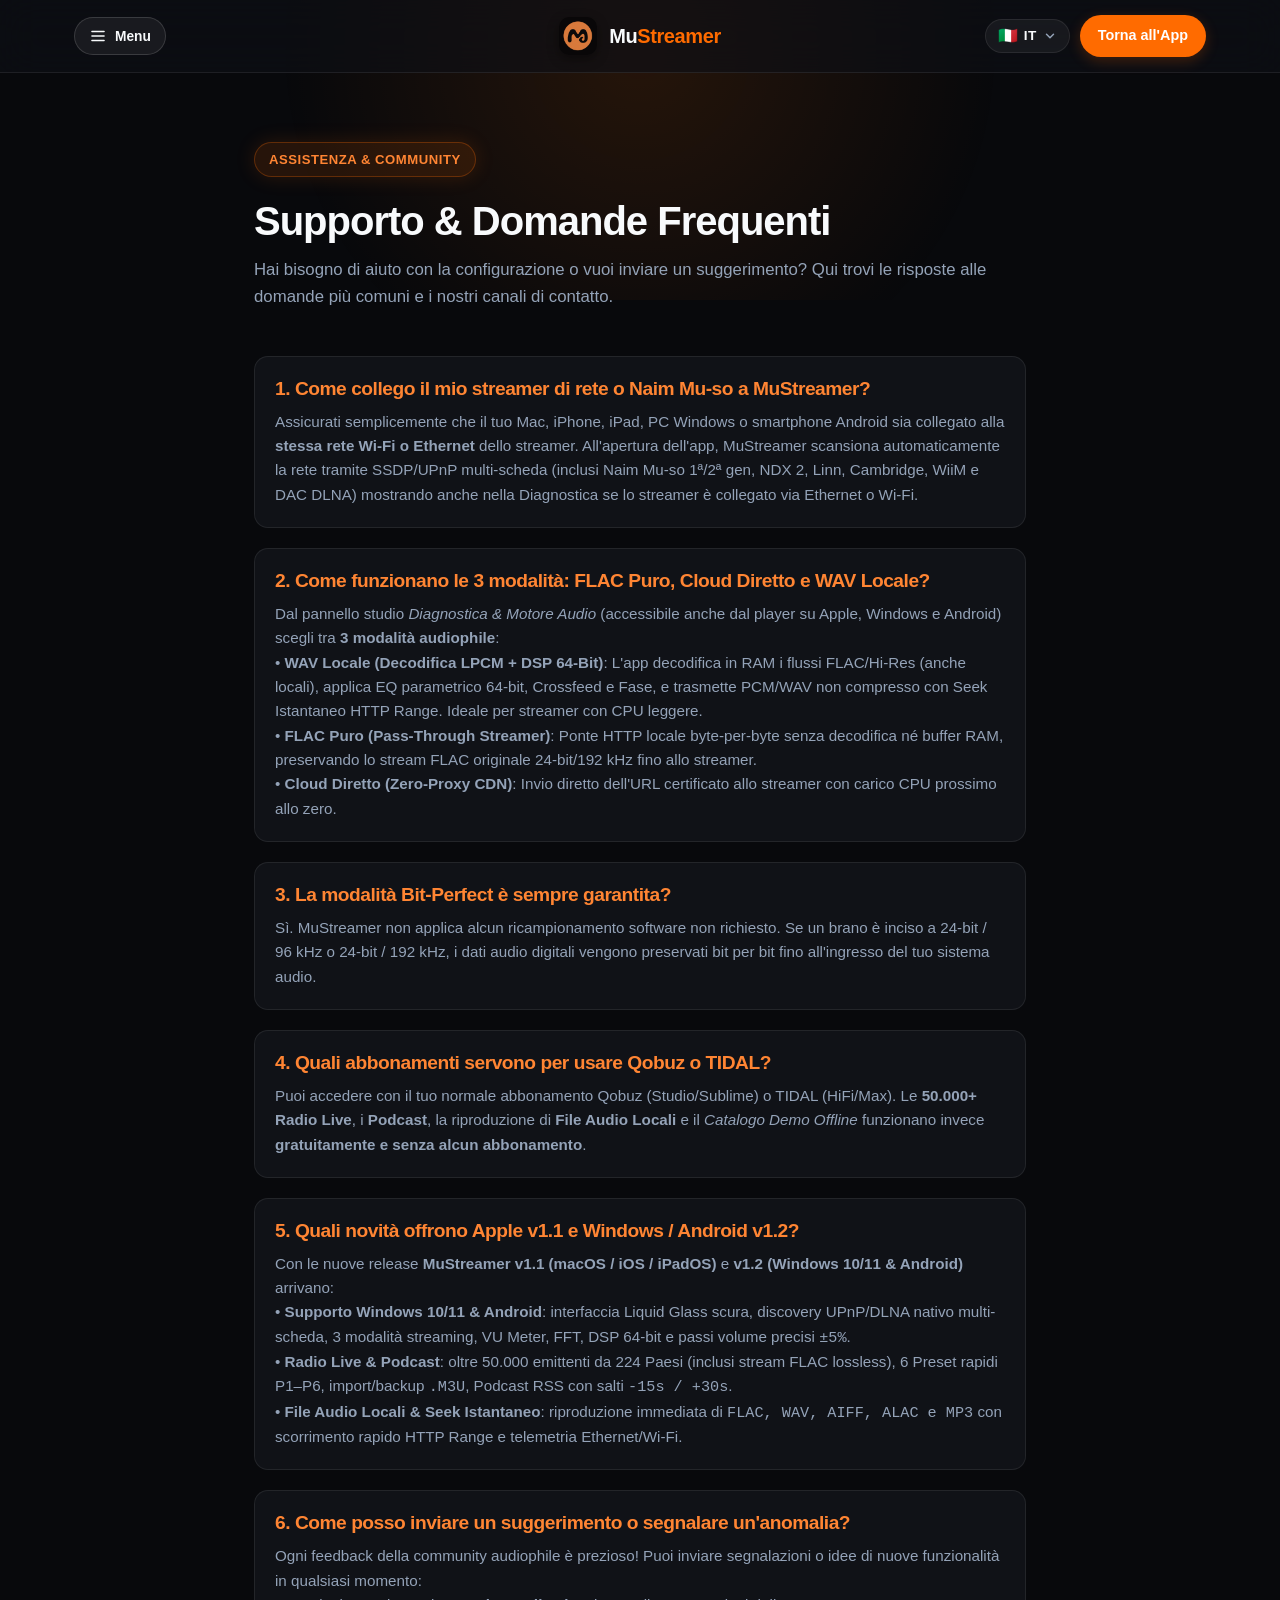
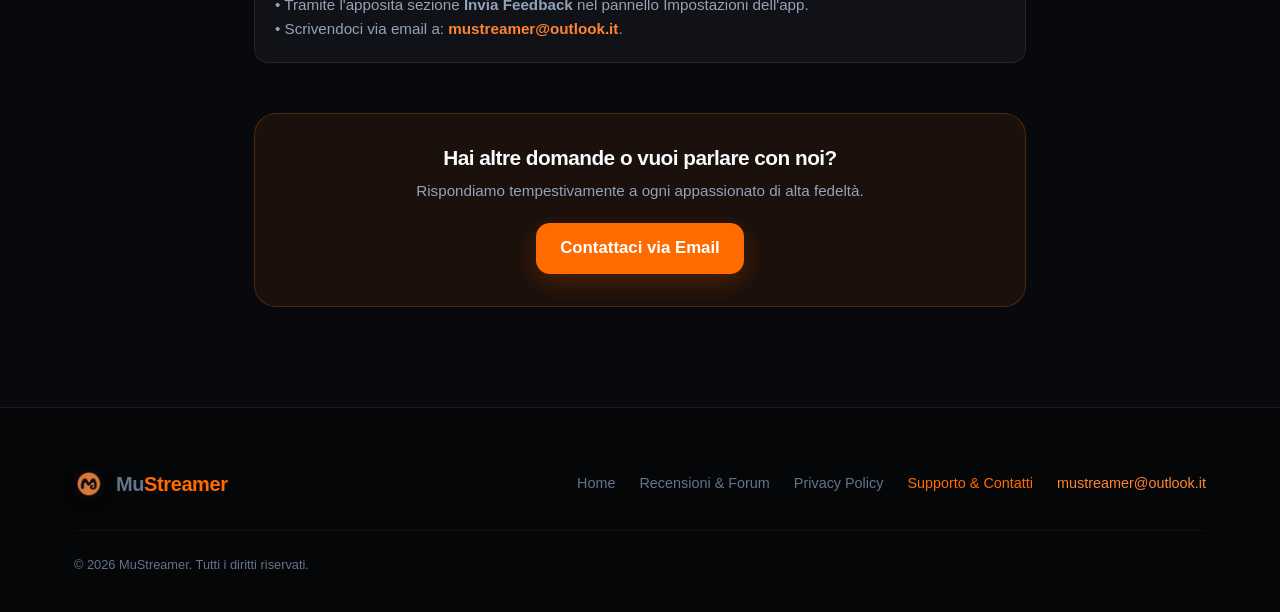
<file: support.html>
<!DOCTYPE html>
<html lang="it" data-page="support">
<head>
  <meta charset="UTF-8">
  <meta name="viewport" content="width=device-width, initial-scale=1.0, viewport-fit=cover">
  <meta name="theme-color" content="#08090c">
  <meta name="apple-mobile-web-app-status-bar-style" content="black-translucent">
  <meta name="apple-itunes-app" content="app-id=6834350144">
  <title>Supporto & FAQ — MuStreamer</title>
  <meta id="metaDesc" name="description" content="Centro assistenza e supporto per MuStreamer: domande frequenti, guida al collegamento UPnP, feedback e contatti.">
  <meta name="robots" content="index, follow">
  <link rel="canonical" href="https://mustreamer.github.io/support.html">
  <meta property="og:site_name" content="MuStreamer">
  <meta property="og:title" content="Supporto & FAQ — MuStreamer">
  <meta property="og:url" content="https://mustreamer.github.io/support.html">
  <meta property="og:image" content="https://mustreamer.github.io/assets/icon.png">
  <link rel="icon" href="/favicon.ico" sizes="any">
  <link rel="icon" type="image/png" sizes="48x48" href="/assets/favicon-48.png">
  <link rel="icon" type="image/png" sizes="96x96" href="/assets/favicon-96.png">
  <link rel="icon" type="image/png" sizes="192x192" href="/assets/favicon-192.png">
  <link rel="shortcut icon" href="/favicon.ico">
  <link rel="apple-touch-icon" sizes="180x180" href="/assets/apple-touch-icon.png">
  <link rel="stylesheet" href="style.css?v=20261126">
</head>
<body>

  <!-- Header -->
  <header class="site-header">
    <div class="container nav-container">
      <div class="mobile-nav-switcher" id="mobileNavSwitcher">
        <button type="button" class="mobile-nav-btn" id="mobileNavBtn" aria-haspopup="true" aria-expanded="false" aria-label="Pagine del sito">
          <svg class="mobile-nav-icon" width="18" height="18" viewBox="0 0 24 24" fill="none" stroke="currentColor" stroke-width="2.2" stroke-linecap="round" stroke-linejoin="round" aria-hidden="true">
            <line x1="4" y1="6" x2="20" y2="6"></line>
            <line x1="4" y1="12" x2="20" y2="12"></line>
            <line x1="4" y1="18" x2="20" y2="18"></line>
          </svg>
          <span class="menu-btn-label" data-i18n="nav.menu">Menu</span>
          <span class="sr-only" id="currentMobilePage" data-i18n="nav.support">Supporto</span>
        </button>
        <div class="mobile-nav-menu" id="mobileNavMenu" role="menu">
          <a href="index.html#home" class="mobile-nav-option" data-mobile-target="home" role="menuitem">
            <span class="mobile-nav-opt-label" data-i18n="footer.home">Home</span>
            <span class="mobile-nav-opt-dot" aria-hidden="true"></span>
          </a>
          <a href="index.html#features" class="mobile-nav-option" data-mobile-target="features" role="menuitem">
            <span class="mobile-nav-opt-label" data-i18n="nav.features">Caratteristiche</span>
            <span class="mobile-nav-opt-dot" aria-hidden="true"></span>
          </a>
          <a href="index.html#audiophile-tools" class="mobile-nav-option" data-mobile-target="tools" role="menuitem">
            <span class="mobile-nav-opt-label" data-i18n="nav.tools">Strumenti Hi-Fi</span>
            <span class="mobile-nav-opt-dot" aria-hidden="true"></span>
          </a>
          <a href="index.html#story" class="mobile-nav-option" data-mobile-target="story" role="menuitem">
            <span class="mobile-nav-opt-label" data-i18n="nav.story">La Nostra Storia</span>
            <span class="mobile-nav-opt-dot" aria-hidden="true"></span>
          </a>
          <a href="index.html#specs" class="mobile-nav-option" data-mobile-target="specs" role="menuitem">
            <span class="mobile-nav-opt-label" data-i18n="nav.specs">Specifiche</span>
            <span class="mobile-nav-opt-dot" aria-hidden="true"></span>
          </a>
          <div class="mobile-nav-divider" role="separator"></div>
          <a href="community.html" class="mobile-nav-option" data-mobile-target="community" role="menuitem">
            <span class="mobile-nav-opt-label" data-i18n="nav.community">Recensioni & Forum</span>
            <span class="mobile-nav-opt-dot" aria-hidden="true"></span>
          </a>
          <a href="support.html" class="mobile-nav-option active" data-mobile-target="support" role="menuitem">
            <span class="mobile-nav-opt-label" data-i18n="nav.support">Supporto</span>
            <span class="mobile-nav-opt-dot" aria-hidden="true"></span>
          </a>
          <a href="privacy.html" class="mobile-nav-option" data-mobile-target="privacy" role="menuitem">
            <span class="mobile-nav-opt-label" data-i18n="nav.privacy">Privacy Policy</span>
            <span class="mobile-nav-opt-dot" aria-hidden="true"></span>
          </a>
        </div>
      </div>
      <a href="index.html" class="brand">
        <img src="assets/icon.png" alt="MuStreamer Logo" class="brand-icon" width="36" height="36">
        <span>Mu<span class="text-accent">Streamer</span></span>
      </a>
      <ul class="nav-links">
        <li><a href="index.html#features" data-i18n="nav.features">Caratteristiche</a></li>
        <li><a href="index.html#audiophile-tools" data-i18n="nav.tools">Strumenti Hi-Fi</a></li>
        <li><a href="index.html#story" data-i18n="nav.story">La Nostra Storia</a></li>
        <li><a href="index.html#specs" data-i18n="nav.specs">Specifiche</a></li>
        <li><a href="community.html" data-i18n="nav.community">Recensioni & Forum</a></li>
        <li><a href="support.html" class="active" style="color: var(--accent);" data-i18n="nav.support">Supporto</a></li>
      </ul>
      <div class="nav-actions">
        <div class="lang-switcher" id="langSwitcher">
          <button type="button" class="lang-btn" id="langBtn" aria-haspopup="listbox" aria-expanded="false" aria-label="Cambia lingua">
            <span class="lang-flag" id="currentLangFlag">🇮🇹</span>
            <span class="lang-code" id="currentLangCode">IT</span>
            <svg class="lang-chevron" width="14" height="14" viewBox="0 0 24 24" fill="none" stroke="currentColor" stroke-width="2.5" stroke-linecap="round" stroke-linejoin="round"><polyline points="6 9 12 15 18 9"></polyline></svg>
          </button>
          <div class="lang-menu" id="langMenu" role="listbox" aria-label="Seleziona lingua">
            <button type="button" class="lang-option active" data-lang="it" role="option"><span class="lang-opt-flag">🇮🇹</span><span class="lang-opt-name">Italiano</span><span class="lang-opt-check">✓</span></button>
            <button type="button" class="lang-option" data-lang="en" role="option"><span class="lang-opt-flag">🇬🇧</span><span class="lang-opt-name">English</span><span class="lang-opt-check">✓</span></button>
            <button type="button" class="lang-option" data-lang="fr" role="option"><span class="lang-opt-flag">🇫🇷</span><span class="lang-opt-name">Français</span><span class="lang-opt-check">✓</span></button>
            <button type="button" class="lang-option" data-lang="de" role="option"><span class="lang-opt-flag">🇩🇪</span><span class="lang-opt-name">Deutsch</span><span class="lang-opt-check">✓</span></button>
            <button type="button" class="lang-option" data-lang="es" role="option"><span class="lang-opt-flag">🇪🇸</span><span class="lang-opt-name">Español</span><span class="lang-opt-check">✓</span></button>
            <button type="button" class="lang-option" data-lang="pt" role="option"><span class="lang-opt-flag">🇵🇹</span><span class="lang-opt-name">Português</span><span class="lang-opt-check">✓</span></button>
            <button type="button" class="lang-option" data-lang="nl" role="option"><span class="lang-opt-flag">🇳🇱</span><span class="lang-opt-name">Nederlands</span><span class="lang-opt-check">✓</span></button>
            <button type="button" class="lang-option" data-lang="ja" role="option"><span class="lang-opt-flag">🇯🇵</span><span class="lang-opt-name">日本語</span><span class="lang-opt-check">✓</span></button>
          </div>
        </div>
        <a href="index.html#download" class="header-cta" data-i18n="nav.backToApp">Torna all'App</a>
      </div>
    </div>
  </header>

  <main class="subpage-main">
    <div class="container" style="max-width: 820px;">
      <span class="badge" style="margin-bottom: 20px;" data-i18n="support.badge">Assistenza & Community</span>
      <h1 class="subpage-title" data-i18n="support.title">Supporto & Domande Frequenti</h1>
      <p style="color: var(--text-secondary); font-size: 1.05rem; margin-bottom: 45px;" data-i18n="support.subtitle">
        Hai bisogno di aiuto con la configurazione o vuoi inviare un suggerimento? Qui trovi le risposte alle domande più comuni e i nostri canali di contatto.
      </p>

      <!-- FAQ Accordion List -->
      <div style="display: flex; flex-direction: column; gap: 20px;">
        
        <div class="mockup-card">
          <h3 style="font-size: 1.2rem; margin-bottom: 10px; color: var(--accent-light);" data-i18n="support.q1Title">1. Come collego il mio streamer di rete o Naim Mu-so a MuStreamer?</h3>
          <p style="color: var(--text-secondary); font-size: 0.95rem;" data-i18n="support.q1Text">
            Assicurati semplicemente che il tuo Mac, iPhone, iPad, PC Windows o smartphone Android sia collegato alla <strong>stessa rete Wi-Fi o Ethernet</strong> dello streamer. All'apertura dell'app, MuStreamer scansiona automaticamente la rete tramite SSDP/UPnP multi-scheda (inclusi Naim Mu-so 1ª/2ª gen, NDX 2, Linn, Cambridge, WiiM e DAC DLNA) mostrando anche nella Diagnostica se lo streamer è collegato via Ethernet o Wi-Fi.
          </p>
        </div>

        <div class="mockup-card">
          <h3 style="font-size: 1.2rem; margin-bottom: 10px; color: var(--accent-light);" data-i18n="support.q2Title">2. Come funzionano le 3 modalità: FLAC Puro, Cloud Diretto e WAV Locale?</h3>
          <p style="color: var(--text-secondary); font-size: 0.95rem;" data-i18n="support.q2Text">
            Dal pannello studio <em>Diagnostica &amp; Motore Audio</em> (accessibile anche dal player su Apple, Windows e Android) scegli tra <strong>3 modalità audiophile</strong>:
            <br>&bull; <strong>WAV Locale (Decodifica LPCM + DSP 64-Bit)</strong>: L'app decodifica in RAM i flussi FLAC/Hi-Res (anche locali), applica EQ parametrico 64-bit, Crossfeed e Fase, e trasmette PCM/WAV non compresso con Seek Istantaneo HTTP Range. Ideale per streamer con CPU leggere.
            <br>&bull; <strong>FLAC Puro (Pass-Through Streamer)</strong>: Ponte HTTP locale byte-per-byte senza decodifica né buffer RAM, preservando lo stream FLAC originale 24-bit/192 kHz fino allo streamer.
            <br>&bull; <strong>Cloud Diretto (Zero-Proxy CDN)</strong>: Invio diretto dell'URL certificato allo streamer con carico CPU prossimo allo zero.
          </p>
        </div>

        <div class="mockup-card">
          <h3 style="font-size: 1.2rem; margin-bottom: 10px; color: var(--accent-light);" data-i18n="support.q3Title">3. La modalità Bit-Perfect è sempre garantita?</h3>
          <p style="color: var(--text-secondary); font-size: 0.95rem;" data-i18n="support.q3Text">
            Sì. MuStreamer non applica alcun ricampionamento software non richiesto. Se un brano è inciso a 24-bit / 96 kHz o 24-bit / 192 kHz, i dati audio digitali vengono preservati bit per bit fino all'ingresso del tuo sistema audio.
          </p>
        </div>

        <div class="mockup-card">
          <h3 style="font-size: 1.2rem; margin-bottom: 10px; color: var(--accent-light);" data-i18n="support.q4Title">4. Quali abbonamenti servono per usare Qobuz o TIDAL?</h3>
          <p style="color: var(--text-secondary); font-size: 0.95rem;" data-i18n="support.q4Text">
            Puoi accedere con il tuo normale abbonamento Qobuz (Studio/Sublime) o TIDAL (HiFi/Max). Le <strong>50.000+ Radio Live</strong>, i <strong>Podcast</strong>, la riproduzione di <strong>File Audio Locali</strong> e il <em>Catalogo Demo Offline</em> funzionano invece <strong>gratuitamente e senza alcun abbonamento</strong>.
          </p>
        </div>

        <div class="mockup-card">
          <h3 style="font-size: 1.2rem; margin-bottom: 10px; color: var(--accent-light);" data-i18n="support.q5NewTitle">5. Quali novità offrono Apple v1.1 e Windows / Android v1.2?</h3>
          <p style="color: var(--text-secondary); font-size: 0.95rem;" data-i18n="support.q5NewText">
            Con le nuove release <strong>MuStreamer v1.1 (macOS / iOS / iPadOS)</strong> e <strong>v1.2 (Windows 10/11 &amp; Android)</strong> arrivano:
            <br>&bull; <strong>Supporto Windows 10/11 &amp; Android</strong>: interfaccia Liquid Glass scura, discovery UPnP/DLNA nativo multi-scheda, 3 modalità streaming, VU Meter, FFT, DSP 64-bit e passi volume precisi <code>&plusmn;5%</code>.
            <br>&bull; <strong>Radio Live &amp; Podcast</strong>: oltre 50.000 emittenti da 224 Paesi (inclusi stream FLAC lossless), 6 Preset rapidi P1–P6, import/backup <code>.M3U</code>, Podcast RSS con salti <code>-15s / +30s</code>.
            <br>&bull; <strong>File Audio Locali &amp; Seek Istantaneo</strong>: riproduzione immediata di <code>FLAC, WAV, AIFF, ALAC e MP3</code> con scorrimento rapido HTTP Range e telemetria Ethernet/Wi-Fi.
          </p>
        </div>

        <div class="mockup-card">
          <h3 style="font-size: 1.2rem; margin-bottom: 10px; color: var(--accent-light);" data-i18n="support.q5Title">6. Come posso inviare un suggerimento o segnalare un'anomalia?</h3>
          <p style="color: var(--text-secondary); font-size: 0.95rem;" data-i18n="support.q5Text">
            Ogni feedback della community audiophile è prezioso! Puoi inviare segnalazioni o idee di nuove funzionalità in qualsiasi momento:
            <br>&bull; Tramite l'apposita sezione <strong>Invia Feedback</strong> nel pannello Impostazioni dell'app.
            <br>&bull; Scrivendoci via email a: <a href="mailto:mustreamer@outlook.it" style="color: var(--accent-light); font-weight: 600;">mustreamer@outlook.it</a>.
          </p>
        </div>

      </div>

      <!-- Contact Banner -->
      <div style="margin-top: 50px; padding: 32px; background: rgba(255, 107, 0, 0.08); border: 1px solid rgba(255, 107, 0, 0.25); border-radius: var(--radius-lg); text-align: center;">
        <h3 style="font-size: 1.3rem; margin-bottom: 8px;" data-i18n="support.bannerTitle">Hai altre domande o vuoi parlare con noi?</h3>
        <p style="color: var(--text-secondary); font-size: 0.95rem; margin-bottom: 20px;" data-i18n="support.bannerText">Rispondiamo tempestivamente a ogni appassionato di alta fedeltà.</p>
        <a href="mailto:mustreamer@outlook.it" class="btn-primary" style="padding: 12px 24px;" data-i18n="support.bannerBtn">
          Contattaci via Email
        </a>
      </div>

    </div>
  </main>

  <!-- Footer -->
  <footer class="site-footer">
    <div class="container">
      <div class="footer-top">
        <div class="brand">
          <img src="assets/icon.png" alt="MuStreamer" class="brand-icon" width="30" height="30" style="width: 30px; height: 30px;">
          <span>Mu<span class="text-accent">Streamer</span></span>
        </div>
        <div class="footer-nav">
          <a href="index.html" data-i18n="footer.home">Home</a>
          <a href="community.html" data-i18n="nav.community">Recensioni & Forum</a>
          <a href="privacy.html" data-i18n="footer.privacy">Privacy Policy</a>
          <a href="support.html" style="color: var(--accent);" data-i18n="footer.support">Supporto & Contatti</a>
          <a href="mailto:mustreamer@outlook.it" style="color: var(--accent-light);">mustreamer@outlook.it</a>
        </div>
      </div>
      <div class="footer-disclaimer">
        <p data-i18n="footer.copy">&copy; 2026 MuStreamer. Tutti i diritti riservati.</p>
      </div>
    </div>
  </footer>

  <!-- Multilingua i18n -->
  <script src="i18n.js?v=20261126"></script>

  <!-- Statistiche privacy-first (senza cookie) -->
  <script data-goatcounter="https://gian196.goatcounter.com/count"
          async src="//gc.zgo.at/count.js"></script>

</body>
</html>
</file>
<file: style.css>
/* ==============================================================================
   MuStreamer - Foglio di Stile Ufficiale (Audiophile Dark Hi-Fi Edition)
   Accento: Arancione Hi-Fi Naim (#ff6b00) | Fondo: Nero Titanio (#08090c)
   ============================================================================== */

:root {
  --bg-main: #08090c;
  --bg-surface: rgba(18, 20, 26, 0.75);
  --bg-surface-hover: rgba(26, 29, 38, 0.85);
  --bg-glass: rgba(14, 16, 22, 0.65);
  --border-subtle: rgba(255, 255, 255, 0.08);
  --border-focus: rgba(255, 107, 0, 0.4);
  
  --accent: #ff6b00;
  --accent-light: #ff8533;
  --accent-glow: rgba(255, 107, 0, 0.22);
  --accent-glow-strong: rgba(255, 107, 0, 0.45);
  
  --text-primary: #f8fafc;
  --text-secondary: #94a3b8;
  --text-muted: #64748b;
  
  --font-sans: -apple-system, BlinkMacSystemFont, "SF Pro Display", "SF Pro Text", "Segoe UI", Roboto, sans-serif;
  --font-mono: "SF Mono", Monaco, "Cascadia Code", Consolas, monospace;
  
  --radius-sm: 8px;
  --radius-md: 14px;
  --radius-lg: 22px;
  --radius-xl: 32px;
  
  --transition: all 0.25s cubic-bezier(0.16, 1, 0.3, 1);
  --max-width: 1180px;
}

* {
  box-sizing: border-box;
  margin: 0;
  padding: 0;
}

html {
  scroll-behavior: smooth;
  color-scheme: dark;
  overflow-x: clip;
}

section[id],
#download {
  scroll-margin-top: 84px;
}

body {
  font-family: var(--font-sans);
  background-color: var(--bg-main);
  color: var(--text-primary);
  line-height: 1.6;
  -webkit-font-smoothing: antialiased;
  -moz-osx-font-smoothing: grayscale;
  overflow-x: clip;
  position: relative;
  padding-top: 72px;
}

/* Background Ambient Glows */
body::before {
  content: "";
  position: fixed;
  top: -200px;
  left: 50%;
  transform: translateX(-50%);
  width: min(900px, 100vw);
  height: 500px;
  background: radial-gradient(circle, rgba(255, 107, 0, 0.12) 0%, rgba(8, 9, 12, 0) 70%);
  z-index: -1;
  pointer-events: none;
}

/* Container */
.container {
  width: 100%;
  max-width: var(--max-width);
  margin: 0 auto;
  padding: 0 24px;
}

/* Typography Helpers */
h1, h2, h3, h4 {
  color: var(--text-primary);
  font-weight: 700;
  letter-spacing: -0.025em;
  line-height: 1.2;
}

a {
  color: inherit;
  text-decoration: none;
  transition: var(--transition);
}

.text-gradient {
  background: linear-gradient(135deg, #ffffff 30%, #ff8533 100%);
  -webkit-background-clip: text;
  -webkit-text-fill-color: transparent;
}

.text-accent {
  color: var(--accent);
}

/* Badges */
.badge {
  display: inline-flex;
  align-items: center;
  gap: 8px;
  padding: 6px 14px;
  border-radius: 9999px;
  font-size: 0.82rem;
  font-weight: 600;
  letter-spacing: 0.04em;
  text-transform: uppercase;
  background: rgba(255, 107, 0, 0.12);
  color: var(--accent-light);
  border: 1px solid rgba(255, 107, 0, 0.28);
  box-shadow: 0 0 20px rgba(255, 107, 0, 0.15);
}

.badge-pulse {
  width: 8px;
  height: 8px;
  border-radius: 50%;
  background: var(--accent);
  box-shadow: 0 0 8px var(--accent);
  animation: pulse 2s infinite;
}

@keyframes pulse {
  0% { transform: scale(0.95); box-shadow: 0 0 0 0 rgba(255, 107, 0, 0.7); }
  70% { transform: scale(1.1); box-shadow: 0 0 0 8px rgba(255, 107, 0, 0); }
  100% { transform: scale(0.95); box-shadow: 0 0 0 0 rgba(255, 107, 0, 0); }
}

/* Header & Navigation */
header.site-header {
  position: fixed;
  top: 0;
  left: 0;
  right: 0;
  width: 100%;
  background: var(--bg-glass);
  backdrop-filter: blur(20px);
  -webkit-backdrop-filter: blur(20px);
  border-bottom: 1px solid var(--border-subtle);
  z-index: 1000;
}

.nav-container {
  display: grid;
  grid-template-columns: 1fr auto 1fr;
  align-items: center;
  gap: 16px;
  height: 72px;
}

.brand {
  display: flex;
  align-items: center;
  gap: 12px;
  font-size: 1.25rem;
  font-weight: 700;
  letter-spacing: -0.02em;
  flex-shrink: 0;
  white-space: nowrap;
  justify-self: center;
}

.brand-icon {
  width: 38px;
  height: 38px;
  border-radius: 10px;
  object-fit: cover;
  box-shadow: 0 4px 12px rgba(0, 0, 0, 0.4);
}

.nav-links {
  display: none;
}

.header-cta {
  padding: 9px 18px;
  border-radius: 9999px;
  font-size: 0.9rem;
  font-weight: 600;
  background: var(--accent);
  color: #fff;
  transition: var(--transition);
  box-shadow: 0 4px 14px var(--accent-glow);
  white-space: nowrap;
}

.header-cta:hover {
  background: var(--accent-light);
  transform: translateY(-1px);
  box-shadow: 0 6px 20px var(--accent-glow-strong);
}

/* Header Actions & Language Switcher */
.nav-actions {
  display: flex;
  align-items: center;
  gap: 10px;
  flex-shrink: 0;
  justify-self: end;
}

.lang-switcher {
  position: relative;
}

.lang-btn {
  display: inline-flex;
  align-items: center;
  gap: 6px;
  padding: 8px 12px;
  border-radius: 9999px;
  background: rgba(255, 255, 255, 0.05);
  border: 1px solid var(--border-subtle);
  color: var(--text-primary);
  font-family: inherit;
  font-size: 0.85rem;
  font-weight: 600;
  cursor: pointer;
  transition: var(--transition);
}

.lang-btn:hover,
.lang-switcher.open .lang-btn {
  background: rgba(255, 255, 255, 0.09);
  border-color: var(--border-focus);
  box-shadow: 0 0 14px rgba(255, 107, 0, 0.16);
}

.lang-flag {
  font-size: 1rem;
  line-height: 1;
}

.lang-code {
  letter-spacing: 0.03em;
}

.lang-chevron {
  width: 14px;
  height: 14px;
  color: var(--text-secondary);
  transition: transform 0.2s ease;
}

.lang-switcher.open .lang-chevron {
  transform: rotate(180deg);
  color: var(--accent-light);
}

.lang-menu {
  position: absolute;
  top: calc(100% + 10px);
  right: 0;
  min-width: 175px;
  padding: 6px;
  background: #0e1118;
  border: 1px solid rgba(255, 255, 255, 0.14);
  border-radius: var(--radius-md);
  box-shadow: 0 18px 42px rgba(0, 0, 0, 0.65), 0 0 24px rgba(255, 107, 0, 0.08);
  opacity: 0;
  visibility: hidden;
  transform: translateY(-6px) scale(0.98);
  transition: opacity 0.18s ease, transform 0.18s ease, visibility 0.18s ease;
  z-index: 1200;
}

.lang-switcher.open .lang-menu {
  opacity: 1;
  visibility: visible;
  transform: translateY(0) scale(1);
}

.lang-option {
  width: 100%;
  display: flex;
  align-items: center;
  gap: 10px;
  padding: 9px 12px;
  border: none;
  border-radius: var(--radius-sm);
  background: transparent;
  color: var(--text-secondary);
  font-family: inherit;
  font-size: 0.88rem;
  font-weight: 500;
  text-align: left;
  cursor: pointer;
  transition: background 0.15s ease, color 0.15s ease;
}

.lang-option:hover {
  background: rgba(255, 255, 255, 0.07);
  color: var(--text-primary);
}

.lang-option.active {
  background: rgba(255, 107, 0, 0.15);
  color: var(--accent-light);
  font-weight: 600;
}

.lang-opt-flag {
  font-size: 1.05rem;
  line-height: 1;
}

.lang-opt-name {
  flex: 1;
}

.lang-opt-check {
  font-size: 0.85rem;
  color: var(--accent);
  opacity: 0;
}

.lang-option.active .lang-opt-check {
  opacity: 1;
}

/* Hero Section */
.hero {
  padding: 90px 0 70px;
  text-align: center;
  position: relative;
}

.hero-content {
  max-width: 820px;
  margin: 0 auto;
}

.hero h1 {
  font-size: clamp(2.4rem, 5.5vw, 4rem);
  font-weight: 800;
  line-height: 1.12;
  margin: 22px 0;
}

.hero p.lead {
  font-size: clamp(1.05rem, 2vw, 1.25rem);
  color: var(--text-secondary);
  line-height: 1.6;
  margin-bottom: 36px;
}

.hero-actions {
  display: flex;
  align-items: center;
  justify-content: center;
  gap: 16px;
  flex-wrap: wrap;
  margin-bottom: 24px;
}

.btn-primary {
  display: inline-flex;
  align-items: center;
  gap: 10px;
  background: var(--accent);
  color: #ffffff;
  padding: 14px 28px;
  border-radius: var(--radius-md);
  font-weight: 600;
  font-size: 1.05rem;
  box-shadow: 0 8px 24px var(--accent-glow);
  transition: var(--transition);
}

.btn-primary:hover {
  background: var(--accent-light);
  transform: translateY(-2px);
  box-shadow: 0 12px 30px var(--accent-glow-strong);
}

.btn-secondary {
  display: inline-flex;
  align-items: center;
  gap: 10px;
  background: var(--bg-surface);
  color: var(--text-primary);
  border: 1px solid var(--border-subtle);
  padding: 14px 26px;
  border-radius: var(--radius-md);
  font-weight: 600;
  font-size: 1.05rem;
  backdrop-filter: blur(10px);
  transition: var(--transition);
}

.btn-secondary:hover {
  background: var(--bg-surface-hover);
  border-color: rgba(255, 255, 255, 0.2);
  transform: translateY(-2px);
}

/* Official Apple App Store Buttons */
.app-store-btn {
  display: inline-flex;
  align-items: center;
  gap: 14px;
  background: #000000;
  color: #ffffff;
  border: 1px solid rgba(255, 255, 255, 0.22);
  padding: 11px 22px;
  border-radius: var(--radius-md);
  text-decoration: none;
  transition: var(--transition);
  box-shadow: 0 4px 18px rgba(0, 0, 0, 0.5);
}

.app-store-btn:hover {
  background: #11141b;
  border-color: var(--accent);
  transform: translateY(-2px);
  box-shadow: 0 8px 25px var(--accent-glow);
}

.app-store-btn svg {
  width: 30px;
  height: 30px;
  flex-shrink: 0;
  fill: currentColor;
}

.app-store-btn-text {
  display: flex;
  flex-direction: column;
  text-align: left;
  line-height: 1.15;
}

.app-store-btn-text .caption {
  font-size: 0.72rem;
  font-weight: 500;
  text-transform: uppercase;
  letter-spacing: 0.04em;
  color: var(--text-secondary);
}

.app-store-btn-text .store-name {
  font-size: 1.2rem;
  font-weight: 700;
  letter-spacing: -0.015em;
  color: #ffffff;
}

.hero-subtitle {
  font-size: 0.88rem;
  color: var(--text-muted);
}

.hero-mac-tip {
  font-size: 0.8rem;
  color: var(--text-muted);
  max-width: 820px;
  margin: 8px auto 0;
  line-height: 1.45;
}

.hero-mac-tip code {
  font-family: var(--font-mono);
  font-size: 0.78rem;
  color: var(--accent-light);
}

.coming-soon-badge {
  display: inline-flex;
  align-items: center;
  gap: 8px;
  margin-top: 14px;
  padding: 7px 18px;
  border-radius: 9999px;
  font-size: 0.88rem;
  color: var(--text-secondary);
  background: rgba(255, 255, 255, 0.04);
  border: 1px solid rgba(255, 255, 255, 0.09);
  backdrop-filter: blur(10px);
  -webkit-backdrop-filter: blur(10px);
  box-shadow: 0 4px 14px rgba(0, 0, 0, 0.3);
}

.coming-soon-badge strong {
  color: #ffffff;
}

.coming-soon-badge .dot {
  width: 7px;
  height: 7px;
  border-radius: 50%;
  background: var(--accent);
  box-shadow: 0 0 8px var(--accent);
}

/* Hero Showcase Mockup — Authentic MuStreamer Desktop UI */
/* Hero Showcase Mockup */
.hero-mockup-wrap {
  margin-top: 55px;
  position: relative;
  display: flex;
  justify-content: center;
}

.hero-mockup-frame {
  width: 100%;
  max-width: 980px;
  background: #11141b;
  border: 1px solid var(--border-subtle);
  border-radius: var(--radius-lg);
  padding: 14px;
  box-shadow: 0 24px 60px rgba(0, 0, 0, 0.6), 0 0 80px rgba(255, 107, 0, 0.08);
  position: relative;
  overflow: hidden;
}

.mockup-header-bar {
  display: flex;
  align-items: center;
  gap: 8px;
  padding: 8px 12px 14px;
  border-bottom: 1px solid var(--border-subtle);
}

.mockup-dot {
  width: 11px;
  height: 11px;
  border-radius: 50%;
  background: #2b303c;
  flex-shrink: 0;
}
.mockup-dot.red { background: #ff5f56; }
.mockup-dot.yellow { background: #ffbd2e; }
.mockup-dot.green { background: #27c93f; }

.mockup-title {
  margin: 0 auto;
  font-size: 0.85rem;
  color: var(--text-muted);
  font-family: var(--font-mono);
  padding-right: 40px;
}

.mockup-body {
  padding: 24px;
  display: grid;
  grid-template-columns: minmax(0, 1fr) minmax(0, 1fr);
  gap: 20px;
  text-align: left;
}

.mockup-card {
  background: rgba(18, 20, 26, 0.85);
  border: 1px solid var(--border-subtle);
  border-radius: var(--radius-md);
  padding: 20px;
  min-width: 0;
}

.mockup-card-badge {
  font-size: 0.68rem;
  padding: 4px 10px;
  margin-bottom: 10px;
  letter-spacing: 0.03em;
}

/* Audio Visualizer Bar Simulator */
.vumeter-sim {
  margin-top: 14px;
  display: flex;
  flex-direction: column;
  gap: 8px;
}

.vu-channel {
  display: flex;
  align-items: center;
  gap: 10px;
  font-family: var(--font-mono);
  font-size: 0.8rem;
  color: var(--text-muted);
}

.vu-bar {
  flex: 1;
  height: 10px;
  background: #1a1e28;
  border-radius: 5px;
  overflow: hidden;
  position: relative;
}

.vu-fill {
  height: 100%;
  border-radius: 5px;
  background: linear-gradient(90deg, #10b981 60%, #f59e0b 80%, #ef4444 100%);
  animation: vu-bounce 1.8s infinite ease-in-out alternate;
}

.vu-fill.r {
  animation-duration: 2.2s;
  animation-delay: 0.2s;
}

@keyframes vu-bounce {
  0% { width: 45%; }
  30% { width: 88%; }
  60% { width: 70%; }
  100% { width: 92%; }
}

/* Sections */
section {
  padding: 90px 0;
  position: relative;
}

.section-head {
  text-align: center;
  max-width: 680px;
  margin: 0 auto 55px;
}

.section-head h2 {
  font-size: clamp(2rem, 3.5vw, 2.7rem);
  margin-top: 14px;
}

.section-head p {
  color: var(--text-secondary);
  font-size: 1.08rem;
  margin-top: 14px;
}

/* Features Grid */
.features-grid {
  display: grid;
  grid-template-columns: repeat(auto-fit, minmax(320px, 1fr));
  gap: 24px;
}

.feature-card {
  background: var(--bg-surface);
  border: 1px solid var(--border-subtle);
  border-radius: var(--radius-lg);
  padding: 32px 28px;
  transition: var(--transition);
  position: relative;
  overflow: hidden;
}

.feature-card::before {
  content: "";
  position: absolute;
  top: 0;
  left: 0;
  right: 0;
  height: 2px;
  background: linear-gradient(90deg, transparent, var(--accent), transparent);
  opacity: 0;
  transition: var(--transition);
}

.feature-card:hover {
  transform: translateY(-4px);
  border-color: rgba(255, 107, 0, 0.35);
  box-shadow: 0 16px 36px rgba(0, 0, 0, 0.4), 0 0 25px var(--accent-glow);
}

.feature-card:hover::before {
  opacity: 1;
}

.feature-icon {
  width: 52px;
  height: 52px;
  border-radius: var(--radius-md);
  background: rgba(255, 107, 0, 0.12);
  color: var(--accent);
  display: flex;
  align-items: center;
  justify-content: center;
  font-size: 1.6rem;
  margin-bottom: 22px;
  border: 1px solid rgba(255, 107, 0, 0.25);
  overflow: hidden;
}

.feature-icon.feature-icon-art {
  padding: 0;
  background: #0f1215;
  border-color: rgba(255, 145, 45, 0.42);
  box-shadow: 0 6px 18px rgba(0, 0, 0, 0.45);
}

.feature-icon.feature-icon-art img {
  width: 100%;
  height: 100%;
  object-fit: cover;
  display: block;
}

.feature-card-new {
  border-color: rgba(255, 122, 24, 0.34);
  background: linear-gradient(165deg, rgba(255, 107, 0, 0.08) 0%, var(--bg-surface) 48%);
}

.feature-card-head {
  display: flex;
  align-items: flex-start;
  justify-content: space-between;
  gap: 12px;
}

.feature-new-pill {
  display: inline-flex;
  align-items: center;
  gap: 5px;
  padding: 4px 10px;
  border-radius: 9999px;
  font-family: var(--font-mono);
  font-size: 0.68rem;
  font-weight: 700;
  letter-spacing: 0.05em;
  text-transform: uppercase;
  color: var(--accent-light);
  background: rgba(255, 107, 0, 0.16);
  border: 1px solid rgba(255, 140, 40, 0.45);
  white-space: nowrap;
}

/* v1.0.1 Highlights Strip inside Hero Mockup */
.whats-new-strip {
  grid-column: 1 / -1;
  display: flex;
  flex-wrap: wrap;
  align-items: center;
  gap: 10px;
  padding: 14px 18px;
  background: rgba(255, 107, 0, 0.06);
  border: 1px solid rgba(255, 107, 0, 0.22);
  border-radius: var(--radius-md);
}

.whats-new-label {
  font-family: var(--font-mono);
  font-size: 0.72rem;
  font-weight: 700;
  text-transform: uppercase;
  letter-spacing: 0.06em;
  color: var(--accent-light);
  padding: 4px 10px;
  border-radius: 9999px;
  background: rgba(255, 107, 0, 0.18);
  border: 1px solid rgba(255, 140, 40, 0.38);
  white-space: nowrap;
}

.whats-new-chip {
  display: inline-flex;
  align-items: center;
  gap: 7px;
  padding: 5px 11px;
  border-radius: 9999px;
  background: rgba(255, 255, 255, 0.04);
  border: 1px solid var(--border-subtle);
  font-size: 0.82rem;
  font-weight: 500;
  color: var(--text-primary);
}

.whats-new-chip img {
  width: 18px;
  height: 18px;
  border-radius: 5px;
  object-fit: cover;
}

.feature-card h3 {
  font-size: 1.3rem;
  margin-bottom: 12px;
}

.feature-card p {
  color: var(--text-secondary);
  font-size: 0.95rem;
  line-height: 1.6;
}

/* Story Section */
.story-section {
  background: linear-gradient(180deg, rgba(14, 16, 22, 0.4) 0%, rgba(20, 24, 34, 0.7) 100%);
  border-top: 1px solid var(--border-subtle);
  border-bottom: 1px solid var(--border-subtle);
}

.story-box {
  background: var(--bg-surface);
  border: 1px solid var(--border-subtle);
  border-radius: var(--radius-xl);
  padding: clamp(32px, 6vw, 56px);
  box-shadow: 0 20px 50px rgba(0, 0, 0, 0.5);
  position: relative;
  overflow: hidden;
}

.story-box::after {
  content: "”";
  position: absolute;
  bottom: -40px;
  right: 30px;
  font-size: 180px;
  font-family: serif;
  color: rgba(255, 107, 0, 0.05);
  pointer-events: none;
}

.story-text {
  font-size: 1.06rem;
  color: #cbd5e1;
  line-height: 1.8;
}

.story-text p {
  margin-bottom: 20px;
}

.story-text ul {
  margin: 16px 0 24px 24px;
}

.story-text li {
  margin-bottom: 8px;
}

.story-signature {
  margin-top: 36px;
  padding-top: 24px;
  border-top: 1px solid var(--border-subtle);
  display: flex;
  align-items: center;
  gap: 16px;
}

.signature-avatar {
  width: 50px;
  height: 50px;
  border-radius: 50%;
  background: var(--accent);
  display: flex;
  align-items: center;
  justify-content: center;
  font-weight: 700;
  font-size: 1.2rem;
  color: #fff;
  box-shadow: 0 4px 14px var(--accent-glow);
}

.signature-info strong {
  display: block;
  font-size: 1.1rem;
}

.signature-info span {
  font-size: 0.88rem;
  color: var(--text-muted);
}

/* Specs Table */
.specs-table {
  width: 100%;
  border-collapse: collapse;
  margin-top: 30px;
  background: var(--bg-surface);
  border-radius: var(--radius-lg);
  overflow: hidden;
  border: 1px solid var(--border-subtle);
}

.specs-table th, .specs-table td {
  padding: 18px 24px;
  text-align: left;
}

.specs-table th {
  background: rgba(255, 255, 255, 0.03);
  font-size: 0.85rem;
  text-transform: uppercase;
  letter-spacing: 0.05em;
  color: var(--text-muted);
  border-bottom: 1px solid var(--border-subtle);
}

.specs-table tr:not(:last-child) td {
  border-bottom: 1px solid var(--border-subtle);
}

.specs-table td strong {
  color: var(--accent-light);
}

/* Footer */
footer.site-footer {
  padding: 60px 0 40px;
  border-top: 1px solid var(--border-subtle);
  background: #050608;
  font-size: 0.9rem;
  color: var(--text-muted);
}

.footer-top {
  display: flex;
  align-items: center;
  justify-content: space-between;
  flex-wrap: wrap;
  gap: 20px;
  margin-bottom: 30px;
}

.footer-nav {
  display: flex;
  gap: 24px;
}

.footer-nav a:hover {
  color: var(--accent-light);
}

.footer-disclaimer {
  font-size: 0.8rem;
  line-height: 1.6;
  border-top: 1px solid rgba(255, 255, 255, 0.04);
  padding-top: 24px;
}

/* Universal Hamburger Navigation & Mobile Section Pager */
.mobile-nav-switcher {
  display: block;
  position: relative;
  justify-self: start;
}

.mobile-nav-btn {
  display: inline-flex;
  align-items: center;
  justify-content: center;
  gap: 8px;
  height: 38px;
  padding: 0 14px;
  border-radius: 9999px;
  background: rgba(255, 255, 255, 0.06);
  border: 1px solid rgba(255, 255, 255, 0.14);
  color: var(--text-primary);
  font-family: inherit;
  cursor: pointer;
  transition: var(--transition);
}

.menu-btn-label {
  font-size: 0.86rem;
  font-weight: 600;
}

.mobile-nav-btn:hover,
.mobile-nav-switcher.open .mobile-nav-btn {
  background: rgba(255, 107, 0, 0.18);
  border-color: var(--accent);
  box-shadow: 0 0 14px rgba(255, 107, 0, 0.22);
  color: var(--accent-light);
}

.mobile-nav-icon {
  flex-shrink: 0;
}

.mobile-nav-menu {
  position: absolute;
  top: calc(100% + 10px);
  left: 0;
  right: auto;
  min-width: 245px;
  padding: 6px;
  background: rgba(14, 17, 24, 0.96);
  backdrop-filter: blur(24px);
  -webkit-backdrop-filter: blur(24px);
  border: 1px solid rgba(255, 255, 255, 0.14);
  border-radius: var(--radius-md);
  box-shadow: 0 18px 42px rgba(0, 0, 0, 0.7), 0 0 24px rgba(255, 107, 0, 0.1);
  opacity: 0;
  visibility: hidden;
  transform: translateY(-6px) scale(0.98);
  transition: opacity 0.18s ease, transform 0.18s ease, visibility 0.18s ease;
  z-index: 1250;
}

.mobile-nav-switcher.open .mobile-nav-menu {
  opacity: 1;
  visibility: visible;
  transform: translateY(0) scale(1);
}

.mobile-nav-option {
  width: 100%;
  display: flex;
  align-items: center;
  justify-content: space-between;
  gap: 10px;
  padding: 10px 12px;
  border-radius: var(--radius-sm);
  color: var(--text-secondary);
  font-size: 0.9rem;
  font-weight: 500;
  text-decoration: none;
  transition: background 0.15s ease, color 0.15s ease;
}

.mobile-nav-option:hover {
  background: rgba(255, 255, 255, 0.07);
  color: var(--text-primary);
}

.mobile-nav-option.active {
  background: rgba(255, 107, 0, 0.16);
  color: var(--accent-light);
  font-weight: 600;
}

.mobile-nav-opt-dot {
  width: 7px;
  height: 7px;
  border-radius: 50%;
  background: var(--accent);
  box-shadow: 0 0 8px var(--accent);
  opacity: 0;
  flex-shrink: 0;
}

.mobile-nav-option.active .mobile-nav-opt-dot {
  opacity: 1;
}

.mobile-nav-divider {
  height: 1px;
  background: var(--border-subtle);
  margin: 6px 8px;
}

.mobile-platforms-toggle {
  display: none;
}

.mobile-section-pager {
  display: none;
}

.sr-only {
  position: absolute;
  width: 1px;
  height: 1px;
  padding: 0;
  margin: -1px;
  overflow: hidden;
  clip: rect(0, 0, 0, 0);
  white-space: nowrap;
  border: 0;
}

.subpage-main {
  padding: 70px 0 100px;
}

.subpage-title {
  font-size: 2.5rem;
  margin-bottom: 12px;
}

@media (max-width: 640px) {
  .mobile-nav-btn {
    width: 38px;
    height: 38px;
    padding: 0;
    border-radius: 11px;
  }

  .menu-btn-label {
    display: none;
  }
}

@media (max-width: 768px) {
  .header-cta {
    display: none;
  }

  /* Clean Smartphone Hero Layout (OS-aware single flagship CTA + toggle) */
  .hero {
    padding: 20px 0 28px;
  }

  .hero h1 {
    font-size: clamp(1.7rem, 7vw, 2.1rem);
    margin: 14px 0 12px;
    line-height: 1.12;
  }

  .hero p.lead {
    font-size: 0.92rem;
    line-height: 1.55;
    margin-bottom: 18px;
  }

  .hero-actions {
    display: flex;
    flex-direction: column;
    gap: 10px;
    margin-bottom: 12px;
  }

  html:not(.device-android) .hero-actions:not(.show-all-downloads) .hero-cta-android,
  html:not(.device-android) .hero-actions:not(.show-all-downloads) .hero-cta-mac-store,
  html:not(.device-android) .hero-actions:not(.show-all-downloads) .hero-cta-mac-dmg,
  html:not(.device-android) .hero-actions:not(.show-all-downloads) .hero-cta-windows {
    display: none;
  }

  html.device-android .hero-actions:not(.show-all-downloads) .hero-cta-ios,
  html.device-android .hero-actions:not(.show-all-downloads) .hero-cta-mac-store,
  html.device-android .hero-actions:not(.show-all-downloads) .hero-cta-mac-dmg,
  html.device-android .hero-actions:not(.show-all-downloads) .hero-cta-windows {
    display: none;
  }

  html:not(.device-android) .hero-actions .hero-cta-ios,
  html.device-android .hero-actions .hero-cta-android {
    grid-column: 1 / -1;
    order: -2;
    width: 100%;
    max-width: 340px;
    margin: 0 auto;
    justify-content: center;
    background: linear-gradient(135deg, #ff6b00 0%, #ff8533 100%);
    border-color: rgba(255, 190, 140, 0.55);
    box-shadow: 0 10px 28px rgba(255, 107, 0, 0.36);
    padding: 13px 20px;
  }

  html:not(.device-android) .hero-actions .hero-cta-ios .caption,
  html.device-android .hero-actions .hero-cta-android .caption {
    color: rgba(255, 255, 255, 0.88);
  }

  .hero-actions .hero-cta-discover {
    grid-column: 1 / -1;
    order: -1;
    width: 100%;
    max-width: 340px;
    margin: 0 auto;
    justify-content: center;
    padding: 11px 18px;
    font-size: 0.92rem;
    border-radius: var(--radius-md);
  }

  .hero-actions.show-all-downloads {
    display: grid;
    grid-template-columns: repeat(2, minmax(0, 1fr));
    max-width: 420px;
    margin-left: auto;
    margin-right: auto;
  }

  .hero-actions.show-all-downloads .app-store-btn,
  .hero-actions.show-all-downloads .btn-secondary {
    width: 100%;
    max-width: none;
    justify-content: center;
  }

  .mobile-platforms-toggle {
    display: inline-flex;
    align-items: center;
    justify-content: center;
    gap: 7px;
    margin: 2px auto 10px;
    padding: 7px 14px;
    border-radius: 9999px;
    background: rgba(255, 255, 255, 0.05);
    border: 1px solid var(--border-subtle);
    color: var(--text-secondary);
    font-family: inherit;
    font-size: 0.78rem;
    font-weight: 600;
    cursor: pointer;
    transition: var(--transition);
  }

  .mobile-platforms-toggle .toggle-chevron {
    transition: transform 0.2s ease;
  }

  .mobile-platforms-toggle[aria-expanded="true"] .toggle-chevron {
    transform: rotate(180deg);
    color: var(--accent-light);
  }

  .coming-soon-badge.ecosystem-live-badge,
  .hero-subtitle,
  .hero-mac-tip,
  .whats-new-strip,
  .platforms-pill-row {
    display: none;
  }

  html.device-android .hero-mac-tip,
  .hero-actions.show-all-downloads ~ .hero-mac-tip {
    display: block;
    font-size: 0.74rem;
    opacity: 0.85;
    margin-top: 8px;
  }

  .platforms-section {
    padding: 34px 0 18px;
  }

  .platforms-grid {
    grid-template-columns: 1fr;
    gap: 16px;
    margin-top: 22px;
  }

  .platform-card {
    padding: 18px 16px;
    gap: 12px;
  }

  .platform-card h3 {
    font-size: 1.18rem;
  }

  .platform-card > p {
    font-size: 0.88rem;
  }

  .platform-bullets {
    font-size: 0.84rem;
    gap: 6px;
  }

  .platform-action-btn {
    width: 100%;
    justify-content: center;
    padding: 12px 16px;
  }

  /* Mobile Page-by-Page View on Index */
  html[data-page="index"] main > section[data-mobile-section] {
    display: none;
  }

  html[data-page="index"] main > section[data-mobile-section].mobile-active {
    display: block;
    animation: mobilePageFade 0.22s ease;
  }

  @keyframes mobilePageFade {
    from { opacity: 0; transform: translateY(6px); }
    to { opacity: 1; transform: translateY(0); }
  }

  .mobile-section-pager {
    display: block;
    padding: 6px 0 44px;
  }

  .mobile-pager-inner {
    display: grid;
    grid-template-columns: minmax(0, 1fr) auto minmax(0, 1fr);
    align-items: center;
    gap: 10px;
  }

  .mobile-pager-btn {
    display: inline-flex;
    align-items: center;
    gap: 6px;
    min-height: 42px;
    padding: 8px 12px;
    border-radius: var(--radius-md);
    background: var(--bg-surface);
    border: 1px solid var(--border-subtle);
    color: var(--text-primary);
    font-family: inherit;
    font-size: 0.82rem;
    font-weight: 600;
    cursor: pointer;
    transition: var(--transition);
    min-width: 0;
  }

  .mobile-pager-btn span {
    overflow: hidden;
    text-overflow: ellipsis;
    white-space: nowrap;
  }

  .mobile-pager-btn svg {
    flex-shrink: 0;
    color: var(--accent-light);
  }

  .mobile-pager-btn:hover {
    background: var(--bg-surface-hover);
    border-color: var(--border-focus);
  }

  .mobile-pager-prev {
    justify-self: start;
  }

  .mobile-pager-next {
    justify-self: end;
  }

  .mobile-pager-btn:disabled {
    opacity: 0;
    pointer-events: none;
  }

  .mobile-pager-indicator {
    font-family: var(--font-mono);
    font-size: 0.78rem;
    color: var(--text-muted);
    padding: 5px 10px;
    border-radius: 9999px;
    background: rgba(255, 255, 255, 0.04);
    border: 1px solid var(--border-subtle);
    white-space: nowrap;
  }

  .hero { padding: 36px 0 36px; }
  section { padding: 38px 0 36px; }
  .section-head { margin: 0 auto 28px; }
  .section-head h2 { font-size: clamp(1.55rem, 6vw, 2.05rem); }
  .section-head p { font-size: 0.96rem; }
  .hero-mockup-wrap { margin-top: 30px; }

  .subpage-main { padding: 34px 0 52px; }
  .subpage-title { font-size: clamp(1.75rem, 6.5vw, 2.2rem); }

  .footer-top { flex-direction: column; align-items: flex-start; gap: 16px; }
  .footer-nav { flex-wrap: wrap; gap: 12px 20px; }
  footer.site-footer { padding: 38px 0 28px; }
  .mockup-body { grid-template-columns: 1fr; padding: 16px; }
  .features-grid { grid-template-columns: 1fr; gap: 16px; }
  .feature-card { padding: 22px 20px; }
  .story-box { padding: 26px 20px; }
  #story h2 { font-size: 1.65rem !important; margin-bottom: 18px !important; }
  .story-text { font-size: 0.97rem; line-height: 1.72; }
}

@media (max-width: 540px) {
  body { padding-top: 62px; }
  .nav-container { height: 62px; }
  .container { padding: 0 14px; }
  .brand { font-size: 1.02rem; gap: 8px; }
  .brand-icon { width: 30px; height: 30px; border-radius: 8px; }
  .nav-actions { gap: 6px; }
  .mobile-nav-btn { width: 36px; height: 36px; border-radius: 10px; }
  .lang-btn { padding: 6px 10px; font-size: 0.76rem; gap: 5px; }
  .lang-flag { font-size: 0.9rem; }
  .hero h1 { font-size: clamp(1.72rem, 7.4vw, 2.2rem); margin: 16px 0; }
  .hero p.lead { font-size: 0.98rem; margin-bottom: 24px; }
  .hero-actions { flex-direction: column; gap: 10px; margin-bottom: 18px; }
  .hero-actions .app-store-btn,
  .hero-actions .btn-secondary { width: 100%; max-width: 320px; justify-content: center; }
  .badge { font-size: 0.68rem; padding: 5px 11px; max-width: 100%; flex-wrap: wrap; justify-content: center; text-align: center; }
  .coming-soon-badge { max-width: 100%; font-size: 0.78rem; padding: 6px 14px; }
  .mockup-title { padding-right: 0; font-size: 0.74rem; }
  .mockup-card { padding: 16px; }
  .specs-table thead { display: none; }
  .specs-table tbody,
  .specs-table tr,
  .specs-table td { display: block; width: 100%; }
  .specs-table tr { padding: 14px 16px; border-bottom: 1px solid var(--border-subtle); }
  .specs-table tr:last-child { border-bottom: none; }
  .specs-table td { padding: 0; border-bottom: none !important; font-size: 0.92rem; }
  .specs-table td:first-child { font-size: 0.76rem; text-transform: uppercase; letter-spacing: 0.04em; color: var(--text-muted); margin-bottom: 4px; font-weight: 600; }
}

/* ==========================================================================
   Community Reviews & Suggestions Forum (community.html)
   ========================================================================== */
.community-stats-bar {
  display: flex;
  flex-wrap: wrap;
  align-items: center;
  justify-content: space-between;
  gap: 16px;
  padding: 20px 24px;
  margin-bottom: 24px;
  background: rgba(255, 107, 0, 0.08);
  border: 1px solid rgba(255, 107, 0, 0.28);
  border-radius: var(--radius-lg);
}

.community-rating-box {
  display: flex;
  align-items: center;
  gap: 16px;
}

.community-rating-score {
  font-size: 2.3rem;
  font-weight: 800;
  font-family: var(--font-mono);
  color: var(--accent-light);
  line-height: 1;
}

.community-stars {
  color: #ffb800;
  font-size: 1.05rem;
  letter-spacing: 2px;
}

.community-form-card {
  padding: clamp(22px, 4vw, 34px);
  background: var(--bg-surface);
  border: 1px solid rgba(255, 122, 24, 0.32);
}

.community-form-header {
  display: flex;
  flex-wrap: wrap;
  align-items: flex-start;
  justify-content: space-between;
  gap: 12px;
  margin-bottom: 20px;
}

.community-form-grid {
  display: grid;
  grid-template-columns: repeat(2, 1fr);
  gap: 14px;
}

.community-field label {
  display: block;
  font-size: 0.82rem;
  font-weight: 600;
  color: var(--text-secondary);
  margin-bottom: 6px;
}

.community-field input,
.community-field select,
.community-field textarea {
  width: 100%;
  padding: 11px 14px;
  border-radius: var(--radius-sm);
  background: rgba(255, 255, 255, 0.04);
  border: 1px solid var(--border-subtle);
  color: var(--text-primary);
  font-family: var(--font-sans);
  font-size: 0.94rem;
  transition: border-color 0.2s ease;
}

.community-field input:focus,
.community-field select:focus,
.community-field textarea:focus {
  outline: none;
  border-color: var(--accent);
}

.star-picker {
  display: inline-flex;
  align-items: center;
  gap: 6px;
  padding: 6px 12px;
  border-radius: var(--radius-sm);
  background: rgba(255, 255, 255, 0.03);
  border: 1px solid var(--border-subtle);
}

.star-btn {
  background: none;
  border: none;
  font-size: 1.45rem;
  color: rgba(255, 255, 255, 0.22);
  cursor: pointer;
  padding: 0 2px;
  line-height: 1;
  transition: transform 0.15s ease, color 0.15s ease;
}

.star-btn.active {
  color: #ffb800;
}

.star-btn:hover {
  transform: scale(1.15);
}

.star-picker-label {
  margin-left: 8px;
  font-family: var(--font-mono);
  font-size: 0.85rem;
  font-weight: 700;
  color: var(--accent-light);
}

.community-form-footer {
  margin-top: 18px;
  display: flex;
  flex-wrap: wrap;
  align-items: center;
  gap: 14px;
}

.community-form-note {
  font-size: 0.78rem;
  color: var(--text-muted);
}

.community-submit-banner {
  margin-top: 16px;
  padding: 12px 16px;
  border-radius: var(--radius-sm);
  background: rgba(34, 197, 94, 0.14);
  border: 1px solid rgba(34, 197, 94, 0.4);
  color: #86efac;
  font-size: 0.9rem;
  font-weight: 600;
}

.community-threads-header {
  display: flex;
  flex-wrap: wrap;
  align-items: center;
  justify-content: space-between;
  gap: 12px;
  margin-bottom: 20px;
}

.community-threads-list {
  display: flex;
  flex-direction: column;
  gap: 18px;
}

.community-thread-card {
  padding: clamp(20px, 3.5vw, 28px);
}

.thread-top {
  display: flex;
  flex-wrap: wrap;
  align-items: center;
  justify-content: space-between;
  gap: 12px;
  margin-bottom: 12px;
}

.thread-author {
  display: flex;
  align-items: center;
  gap: 12px;
}

.thread-avatar {
  width: 40px;
  height: 40px;
  border-radius: 50%;
  background: linear-gradient(135deg, var(--accent), #ff9e44);
  color: #090b0d;
  font-weight: 800;
  font-size: 0.88rem;
  display: flex;
  align-items: center;
  justify-content: center;
}

.thread-author-name {
  font-weight: 700;
  font-size: 0.95rem;
  display: flex;
  flex-wrap: wrap;
  align-items: center;
  gap: 8px;
}

.thread-setup-tag {
  font-family: var(--font-mono);
  font-size: 0.72rem;
  font-weight: 600;
  padding: 2px 8px;
  border-radius: 999px;
  background: rgba(255, 255, 255, 0.06);
  color: var(--text-secondary);
}

.thread-date {
  font-size: 0.78rem;
  color: var(--text-muted);
}

.thread-meta-right {
  display: flex;
  align-items: center;
  gap: 10px;
}

.thread-cat-badge {
  font-size: 0.74rem;
  font-weight: 700;
  padding: 4px 10px;
  border-radius: 999px;
  background: rgba(255, 107, 0, 0.14);
  border: 1px solid rgba(255, 107, 0, 0.35);
  color: var(--accent-light);
}

.thread-cat-suggestion {
  background: rgba(56, 189, 248, 0.14);
  border-color: rgba(56, 189, 248, 0.35);
  color: #7dd3fc;
}

.thread-title {
  font-size: 1.15rem;
  margin-bottom: 8px;
  color: var(--text-primary);
}

.thread-body {
  font-size: 0.95rem;
  color: var(--text-secondary);
  line-height: 1.65;
  margin-bottom: 16px;
}

.developer-reply-box {
  padding: 14px 18px;
  border-radius: var(--radius-md);
  background: rgba(255, 107, 0, 0.07);
  border-left: 3px solid var(--accent);
}

.developer-reply-head {
  margin-bottom: 6px;
}

.developer-badge {
  font-size: 0.78rem;
  font-weight: 700;
  color: var(--accent-light);
}

.developer-reply-text {
  font-size: 0.9rem;
  color: var(--text-primary);
  line-height: 1.6;
}

@media (max-width: 680px) {
  .community-form-grid {
    grid-template-columns: 1fr;
  }
}

/* ==========================================================================
   Interactive Bit-Perfect Signal Path Showcase
   ========================================================================== */
.signal-path-panel {
  margin-top: 44px;
  padding: clamp(24px, 4vw, 38px);
  border-radius: var(--radius-xl);
  background: linear-gradient(160deg, rgba(255, 107, 0, 0.08) 0%, rgba(16, 19, 27, 0.94) 45%, rgba(11, 13, 19, 0.98) 100%);
  border: 1px solid rgba(255, 122, 24, 0.32);
  box-shadow: 0 24px 60px rgba(0, 0, 0, 0.52), inset 0 1px 0 rgba(255, 255, 255, 0.06);
}

.signal-path-head {
  display: flex;
  flex-wrap: wrap;
  align-items: flex-end;
  justify-content: space-between;
  gap: 20px;
  margin-bottom: 28px;
}

.signal-path-eyebrow {
  display: inline-flex;
  align-items: center;
  gap: 8px;
  font-family: var(--font-mono);
  font-size: 0.72rem;
  font-weight: 700;
  letter-spacing: 0.08em;
  color: var(--accent-light);
  margin-bottom: 8px;
}

.signal-live-dot {
  width: 8px;
  height: 8px;
  border-radius: 50%;
  background: #22c55e;
  box-shadow: 0 0 10px rgba(34, 197, 94, 0.8);
  animation: pulse 2.2s infinite;
}

.signal-path-head h3 {
  font-size: clamp(1.32rem, 2.4vw, 1.72rem);
  margin-bottom: 6px;
}

.signal-path-head p {
  color: var(--text-secondary);
  font-size: 0.94rem;
  max-width: 620px;
}

.signal-mode-switch {
  display: inline-flex;
  flex-wrap: wrap;
  gap: 6px;
  padding: 5px;
  border-radius: 9999px;
  background: rgba(255, 255, 255, 0.05);
  border: 1px solid var(--border-subtle);
}

.signal-mode-btn {
  border: none;
  background: transparent;
  color: var(--text-secondary);
  font-family: inherit;
  font-size: 0.82rem;
  font-weight: 600;
  padding: 9px 15px;
  border-radius: 9999px;
  cursor: pointer;
  white-space: nowrap;
  transition: var(--transition);
}

.signal-mode-btn:hover {
  color: var(--text-primary);
}

.signal-mode-btn.active {
  background: var(--accent);
  color: #fff;
  box-shadow: 0 4px 16px var(--accent-glow);
}

.signal-path-panel[data-signal-mode="wav"] .sp-flac-only,
.signal-path-panel[data-signal-mode="wav"] .sp-cloud-only {
  display: none;
}

.signal-path-panel[data-signal-mode="flac"] .sp-wav-only,
.signal-path-panel[data-signal-mode="flac"] .sp-cloud-only {
  display: none;
}

.signal-path-panel[data-signal-mode="cloud"] .sp-wav-only,
.signal-path-panel[data-signal-mode="cloud"] .sp-flac-only {
  display: none;
}

.signal-chain {
  display: grid;
  grid-template-columns: minmax(0, 1fr) 36px minmax(0, 1fr) 36px minmax(0, 1fr) 36px minmax(0, 1fr);
  align-items: stretch;
  gap: 0;
}

.signal-node {
  position: relative;
  padding: 20px 18px;
  border-radius: var(--radius-md);
  background: rgba(255, 255, 255, 0.03);
  border: 1px solid var(--border-subtle);
  display: flex;
  flex-direction: column;
  gap: 6px;
  transition: border-color 0.25s ease, transform 0.25s ease;
}

.signal-node:hover {
  border-color: rgba(255, 133, 51, 0.45);
  transform: translateY(-2px);
}

.signal-node-core {
  background: linear-gradient(165deg, rgba(255, 107, 0, 0.14) 0%, rgba(255, 107, 0, 0.04) 100%);
  border-color: rgba(255, 133, 51, 0.45);
}

.signal-node-out {
  background: linear-gradient(165deg, rgba(34, 197, 94, 0.11) 0%, rgba(255, 255, 255, 0.03) 100%);
  border-color: rgba(34, 197, 94, 0.32);
}

.signal-node-step {
  position: absolute;
  top: 12px;
  right: 14px;
  font-family: var(--font-mono);
  font-size: 0.72rem;
  font-weight: 700;
  color: var(--text-muted);
}

.signal-node-icon {
  font-size: 1.45rem;
  line-height: 1;
  margin-bottom: 4px;
}

.signal-node-kicker {
  font-family: var(--font-mono);
  font-size: 0.68rem;
  font-weight: 700;
  text-transform: uppercase;
  letter-spacing: 0.05em;
  color: var(--accent-light);
}

.signal-node-out .signal-node-kicker {
  color: #4ade80;
}

.signal-node-title {
  font-size: 0.98rem;
  font-weight: 700;
  color: var(--text-primary);
  line-height: 1.3;
}

.signal-node-meta {
  font-size: 0.8rem;
  color: var(--text-secondary);
  line-height: 1.45;
  margin-top: auto;
  padding-top: 4px;
}

.signal-connector {
  display: flex;
  align-items: center;
  justify-content: center;
  position: relative;
}

.signal-line {
  position: absolute;
  left: 2px;
  right: 8px;
  height: 2px;
  background: linear-gradient(90deg, rgba(255, 107, 0, 0.25), rgba(255, 133, 51, 0.85));
}

.signal-arrow {
  position: relative;
  z-index: 1;
  font-family: var(--font-mono);
  font-size: 0.95rem;
  font-weight: 800;
  color: var(--accent-light);
  background: #10131b;
  padding: 0 3px;
}

.signal-path-note {
  margin-top: 22px;
  padding: 16px 20px;
  border-radius: var(--radius-md);
  background: rgba(255, 255, 255, 0.03);
  border: 1px solid var(--border-subtle);
  display: flex;
  flex-direction: column;
  gap: 8px;
}

.signal-note-badge {
  align-self: flex-start;
  font-family: var(--font-mono);
  font-size: 0.68rem;
  font-weight: 700;
  letter-spacing: 0.05em;
  padding: 4px 10px;
  border-radius: 9999px;
  background: rgba(255, 107, 0, 0.16);
  border: 1px solid rgba(255, 133, 51, 0.36);
  color: var(--accent-light);
}

.signal-path-note p {
  font-size: 0.9rem;
  color: var(--text-secondary);
  line-height: 1.55;
}

@media (max-width: 1024px) {
  .signal-chain {
    grid-template-columns: 1fr;
    gap: 8px;
  }

  .signal-connector {
    height: 24px;
  }

  .signal-line {
    left: 50%;
    right: auto;
    top: 0;
    bottom: 0;
    width: 2px;
    height: auto;
    transform: translateX(-50%);
    background: linear-gradient(180deg, rgba(255, 107, 0, 0.25), rgba(255, 133, 51, 0.85));
  }

  .signal-arrow {
    transform: rotate(90deg);
  }
}

@media (max-width: 540px) {
  .signal-mode-switch {
    display: grid;
    grid-template-columns: repeat(2, minmax(0, 1fr));
    gap: 4px;
    width: 100%;
    padding: 4px;
    border-radius: 14px;
  }

  .signal-mode-btn {
    padding: 9px 6px;
    font-size: 0.74rem;
    line-height: 1.25;
    white-space: normal;
    text-align: center;
    border-radius: 10px;
  }
}

/* ==========================================================================
   iPhone & Mobile Native-Feel Polish (Floating iOS Dock, Safe Areas, Touch)
   ========================================================================== */
.ios-bottom-dock {
  display: none;
}

@media (max-width: 768px) {
  html,
  body {
    -webkit-tap-highlight-color: transparent;
  }

  header.site-header {
    padding-top: env(safe-area-inset-top);
  }

  body {
    padding-top: calc(72px + env(safe-area-inset-top));
  }

  /* Tactile iOS press states */
  .app-store-btn:active,
  .btn-primary:active,
  .btn-secondary:active,
  .mobile-nav-btn:active,
  .lang-btn:active,
  .mobile-pager-btn:active,
  .signal-mode-btn:active,
  .ios-dock-item:active {
    transform: scale(0.96);
  }

  /* Floating Frosted-Glass iOS Bottom Tab Bar */
  .ios-bottom-dock {
    display: block;
    position: fixed;
    left: 50%;
    bottom: calc(10px + env(safe-area-inset-bottom));
    transform: translateX(-50%);
    width: calc(100% - 20px);
    max-width: 440px;
    z-index: 1100;
    pointer-events: auto;
  }

  .ios-dock-inner {
    display: grid;
    grid-template-columns: repeat(5, minmax(0, 1fr));
    align-items: center;
    gap: 2px;
    padding: 5px;
    border-radius: 22px;
    background: rgba(13, 16, 23, 0.84);
    backdrop-filter: blur(22px) saturate(175%);
    -webkit-backdrop-filter: blur(22px) saturate(175%);
    border: 1px solid rgba(255, 255, 255, 0.13);
    box-shadow: 0 14px 36px rgba(0, 0, 0, 0.62), inset 0 1px 0 rgba(255, 255, 255, 0.08);
  }

  .ios-dock-item {
    display: flex;
    flex-direction: column;
    align-items: center;
    justify-content: center;
    gap: 3px;
    min-height: 50px;
    padding: 6px 4px;
    border-radius: 17px;
    color: var(--text-secondary);
    text-decoration: none;
    transition: background 0.18s ease, color 0.18s ease, transform 0.14s ease;
    min-width: 0;
  }

  .ios-dock-icon {
    display: flex;
    align-items: center;
    justify-content: center;
    width: 21px;
    height: 21px;
  }

  .ios-dock-icon svg {
    width: 19px;
    height: 19px;
  }

  .ios-dock-label {
    font-size: 0.65rem;
    font-weight: 600;
    line-height: 1.1;
    letter-spacing: 0.01em;
    white-space: nowrap;
    overflow: hidden;
    text-overflow: ellipsis;
    max-width: 100%;
  }

  .ios-dock-item.active {
    background: rgba(255, 107, 0, 0.18);
    color: var(--accent-light);
    box-shadow: inset 0 0 0 1px rgba(255, 133, 51, 0.32);
  }

  .ios-dock-item.active .ios-dock-label {
    font-weight: 700;
  }

  /* Leave generous room below footer for floating dock + iPhone Home Indicator */
  .mobile-section-pager {
    padding: 4px 0 28px;
  }

  footer.site-footer {
    padding-bottom: calc(96px + env(safe-area-inset-bottom));
  }

  /* Prevent iOS Safari forced auto-zoom on inputs (< 16px triggers zoom) */
  .community-field input,
  .community-field select,
  .community-field textarea {
    font-size: 16px;
    padding: 12px 14px;
    border-radius: 12px;
  }

  .star-btn {
    min-width: 38px;
    min-height: 38px;
    display: inline-flex;
    align-items: center;
    justify-content: center;
  }

  .community-stats-bar {
    padding: 16px;
    gap: 14px;
  }

  .community-stats-bar .btn-secondary {
    width: 100%;
    justify-content: center;
    padding: 11px 16px;
    font-size: 0.9rem;
  }

  .community-form-footer .btn-primary {
    width: 100%;
    justify-content: center;
    text-align: center;
    padding: 14px 18px;
    font-size: 0.96rem;
  }

  .community-thread-card {
    padding: 18px 15px;
  }

  .developer-reply-box {
    padding: 12px 14px;
  }
}

@media (max-width: 540px) {
  body {
    padding-top: calc(62px + env(safe-area-inset-top));
  }

  /* Keep badge pulse inline (never orphaned above text) */
  .badge {
    display: inline-flex;
    flex-wrap: nowrap;
    align-items: center;
    justify-content: center;
    gap: 7px;
    padding: 6px 12px;
    font-size: 0.67rem;
    line-height: 1.3;
    text-align: left;
  }

  .badge-pulse {
    flex-shrink: 0;
  }

  .hero-actions.show-all-downloads .hero-cta-mac-store,
  .hero-actions.show-all-downloads .hero-cta-mac-dmg,
  .hero-actions.show-all-downloads .hero-cta-windows,
  .hero-actions.show-all-downloads .hero-cta-android,
  .hero-actions.show-all-downloads .hero-cta-ios {
    padding: 10px 8px;
    gap: 7px;
    border-radius: 12px;
    background: rgba(18, 20, 26, 0.88);
  }

  .hero-actions.show-all-downloads .hero-cta-ios,
  html.device-android .hero-actions.show-all-downloads .hero-cta-android {
    background: linear-gradient(135deg, #ff6b00 0%, #ff8533 100%);
  }

  .hero-actions.show-all-downloads .hero-cta-mac-store svg,
  .hero-actions.show-all-downloads .hero-cta-mac-dmg svg {
    width: 20px;
    height: 20px;
  }

  .hero-actions.show-all-downloads .hero-cta-mac-store .caption,
  .hero-actions.show-all-downloads .hero-cta-mac-dmg .caption {
    font-size: 0.56rem;
    letter-spacing: 0.02em;
  }

  .hero-actions.show-all-downloads .hero-cta-mac-store .store-name,
  .hero-actions.show-all-downloads .hero-cta-mac-dmg .store-name {
    font-size: 0.82rem;
    white-space: nowrap;
  }

  /* Compact Hero Mockup on iPhone */
  .hero-mockup-wrap {
    margin-top: 22px;
  }

  .hero-mockup-frame {
    padding: 10px;
    border-radius: 20px;
  }

  .mockup-header-bar {
    padding: 4px 8px 10px;
    gap: 6px;
  }

  .mockup-dot {
    width: 9px;
    height: 9px;
  }

  .mockup-title {
    margin: 0 0 0 4px;
    padding-right: 0;
    font-size: 0.7rem;
    white-space: nowrap;
    overflow: hidden;
    text-overflow: ellipsis;
    text-align: left;
  }

  .mockup-body {
    padding: 12px 4px 4px;
    gap: 10px;
  }

  .mockup-card {
    padding: 14px;
    border-radius: 14px;
  }

  .mockup-card-badge {
    font-size: 0.62rem;
    padding: 4px 9px;
  }

  .whats-new-strip {
    padding: 11px 12px;
    gap: 7px;
  }

  .whats-new-label {
    font-size: 0.66rem;
    padding: 3px 9px;
  }

  .whats-new-chip {
    font-size: 0.75rem;
    padding: 4px 9px;
    gap: 6px;
  }

  /* Features & Tools spacing on mobile */
  .features-grid {
    gap: 14px;
  }

  .feature-card {
    padding: 20px 16px;
    border-radius: 18px;
  }

  .feature-card:not(.feature-card-new) {
    display: grid;
    grid-template-columns: 42px minmax(0, 1fr);
    column-gap: 12px;
    row-gap: 6px;
    align-items: center;
  }

  .feature-card:not(.feature-card-new) .feature-icon {
    width: 42px;
    height: 42px;
    font-size: 1.28rem;
    margin-bottom: 0;
    border-radius: 11px;
  }

  .feature-card:not(.feature-card-new) h3 {
    font-size: 1.02rem;
    margin-bottom: 0;
    line-height: 1.25;
  }

  .feature-card:not(.feature-card-new) p {
    grid-column: 1 / -1;
    font-size: 0.87rem;
    line-height: 1.52;
    margin-top: 2px;
  }

  .feature-card-new .feature-card-head {
    align-items: center;
    margin-bottom: 10px;
  }

  .feature-card-new .feature-icon {
    width: 44px;
    height: 44px;
    font-size: 1.35rem;
    margin-bottom: 0;
    border-radius: 11px;
  }

  .feature-card-new h3 {
    font-size: 1.06rem;
    margin-bottom: 6px;
  }

  .feature-card-new p {
    font-size: 0.87rem;
    line-height: 1.52;
  }

  /* Compact Horizontal Signal Path Nodes on iPhone */
  .signal-path-panel {
    margin-top: 24px;
    padding: 18px 14px;
    border-radius: 20px;
  }

  .signal-path-head {
    gap: 14px;
    margin-bottom: 16px;
  }

  .signal-path-head h3 {
    font-size: 1.22rem;
  }

  .signal-path-head p {
    font-size: 0.86rem;
    line-height: 1.5;
  }

  .signal-chain {
    gap: 4px;
  }

  .signal-node {
    display: grid;
    grid-template-columns: 32px minmax(0, 1fr);
    column-gap: 11px;
    row-gap: 2px;
    padding: 13px 34px 13px 13px;
    align-items: start;
  }

  .signal-node-step {
    top: 11px;
    right: 11px;
    font-size: 0.66rem;
  }

  .signal-node-icon {
    grid-row: 1 / span 3;
    align-self: center;
    font-size: 1.3rem;
    margin-bottom: 0;
    text-align: center;
  }

  .signal-node-kicker {
    font-size: 0.63rem;
  }

  .signal-node-title {
    font-size: 0.9rem;
    line-height: 1.28;
  }

  .signal-node-meta {
    font-size: 0.76rem;
    line-height: 1.4;
    padding-top: 2px;
  }

  .signal-connector {
    height: 18px;
  }

  .signal-path-note {
    margin-top: 14px;
    padding: 13px 14px;
    gap: 6px;
  }

  .signal-note-badge {
    font-size: 0.63rem;
    line-height: 1.35;
  }

  .signal-path-note p {
    font-size: 0.84rem;
    line-height: 1.5;
  }

  /* Support FAQ cards refinement */
  .subpage-main .mockup-card h3 {
    font-size: 1.05rem !important;
    line-height: 1.32;
  }

  .subpage-main .mockup-card p {
    font-size: 0.9rem;
    line-height: 1.58;
  }
}

/* ==========================================================================
   v1.2 Cross-Platform Ecosystem Showcase (Windows 10/11 & Android)
   ========================================================================== */
.hero-cta-windows,
.hero-cta-android {
  background: rgba(18, 22, 28, 0.92);
  border-color: rgba(255, 140, 40, 0.34);
}

.hero-cta-windows:hover,
.hero-cta-android:hover {
  border-color: var(--accent-light);
  background: rgba(255, 107, 0, 0.14);
}

.ecosystem-live-badge {
  border-color: rgba(34, 197, 94, 0.36);
  background: rgba(34, 197, 94, 0.08);
  color: #d1fae5;
}

.ecosystem-live-badge .dot {
  background: #22c55e;
  box-shadow: 0 0 10px rgba(34, 197, 94, 0.85);
}

.platforms-section {
  padding: 58px 0 36px;
}

.platforms-pill-row {
  display: flex;
  flex-wrap: wrap;
  justify-content: center;
  gap: 10px;
  margin-top: 18px;
}

.platform-chip {
  display: inline-flex;
  align-items: center;
  gap: 8px;
  padding: 7px 14px;
  border-radius: 9999px;
  background: rgba(255, 255, 255, 0.04);
  border: 1px solid var(--border-subtle);
  font-size: 0.84rem;
  font-weight: 600;
  color: var(--text-primary);
}

.platform-chip.is-new {
  background: rgba(255, 107, 0, 0.12);
  border-color: rgba(255, 133, 51, 0.45);
  color: #ffcf99;
}

.platforms-grid {
  display: grid;
  grid-template-columns: repeat(2, minmax(0, 1fr));
  gap: 24px;
  margin-top: 34px;
}

.platform-card {
  display: flex;
  flex-direction: column;
  gap: 18px;
  padding: 26px;
  border-radius: var(--radius-xl);
  background: linear-gradient(165deg, rgba(255, 107, 0, 0.07) 0%, rgba(16, 19, 27, 0.94) 45%, rgba(10, 12, 17, 0.98) 100%);
  border: 1px solid rgba(255, 133, 51, 0.28);
  box-shadow: 0 22px 54px rgba(0, 0, 0, 0.45), inset 0 1px 0 rgba(255, 255, 255, 0.05);
}

.platform-card-head {
  display: flex;
  align-items: center;
  justify-content: space-between;
  gap: 12px;
  flex-wrap: wrap;
}

.platform-tag {
  font-family: var(--font-mono);
  font-size: 0.72rem;
  font-weight: 700;
  text-transform: uppercase;
  letter-spacing: 0.06em;
  padding: 4px 11px;
  border-radius: 9999px;
  background: rgba(255, 107, 0, 0.16);
  border: 1px solid rgba(255, 133, 51, 0.42);
  color: var(--accent-light);
}

.platform-os-label {
  font-size: 0.82rem;
  color: var(--text-muted);
  font-weight: 600;
}

.platform-card h3 {
  font-size: 1.45rem;
  line-height: 1.25;
}

.platform-card > p {
  color: var(--text-secondary);
  font-size: 0.95rem;
  line-height: 1.6;
}

.platform-shot-wrap {
  border-radius: var(--radius-lg);
  overflow: hidden;
  border: 1px solid rgba(255, 255, 255, 0.1);
  background: #07080b;
  box-shadow: 0 14px 36px rgba(0, 0, 0, 0.5);
}

.platform-shot-wrap img {
  display: block;
  width: 100%;
  height: auto;
}

.platform-bullets {
  list-style: none;
  display: grid;
  gap: 9px;
  font-size: 0.9rem;
  color: var(--text-secondary);
}

.platform-bullets li::before {
  content: "✓";
  color: var(--accent-light);
  font-weight: 800;
  margin-right: 9px;
}

.platform-card-foot {
  margin-top: auto;
  padding-top: 8px;
  display: flex;
  align-items: center;
  justify-content: space-between;
  gap: 12px;
  flex-wrap: wrap;
}

.platform-action-btn {
  display: inline-flex;
  align-items: center;
  gap: 8px;
  padding: 10px 18px;
  border-radius: var(--radius-md);
  background: var(--accent);
  color: #fff;
  font-weight: 700;
  font-size: 0.9rem;
  border: none;
  cursor: pointer;
  transition: var(--transition);
  text-decoration: none;
}

.platform-action-btn:hover {
  background: var(--accent-light);
  transform: translateY(-1px);
}

/* Platform Release Modal */
.platform-modal-backdrop {
  position: fixed;
  inset: 0;
  z-index: 1200;
  background: rgba(4, 5, 8, 0.8);
  backdrop-filter: blur(10px);
  display: none;
  align-items: center;
  justify-content: center;
  padding: 20px;
}

.platform-modal-backdrop.open {
  display: flex;
}

.platform-modal {
  width: 100%;
  max-width: 520px;
  background: #10131b;
  border: 1px solid rgba(255, 133, 51, 0.42);
  border-radius: var(--radius-xl);
  padding: 28px;
  box-shadow: 0 28px 80px rgba(0, 0, 0, 0.72);
  position: relative;
}

.platform-modal-close {
  position: absolute;
  top: 16px;
  right: 16px;
  width: 34px;
  height: 34px;
  border-radius: 50%;
  border: 1px solid var(--border-subtle);
  background: rgba(255, 255, 255, 0.05);
  color: var(--text-primary);
  font-size: 1.15rem;
  cursor: pointer;
}

.platform-modal h3 {
  font-size: 1.38rem;
  margin: 12px 0 8px;
}

.platform-modal p {
  color: var(--text-secondary);
  font-size: 0.94rem;
  line-height: 1.6;
  margin-bottom: 16px;
}

.platform-modal-reqs {
  padding: 13px 16px;
  border-radius: var(--radius-md);
  background: rgba(255, 255, 255, 0.03);
  border: 1px solid var(--border-subtle);
  font-size: 0.86rem;
  color: var(--text-secondary);
  margin-bottom: 20px;
  line-height: 1.55;
}

.platform-modal-actions {
  display: flex;
  flex-wrap: wrap;
  gap: 10px;
}
</file>
